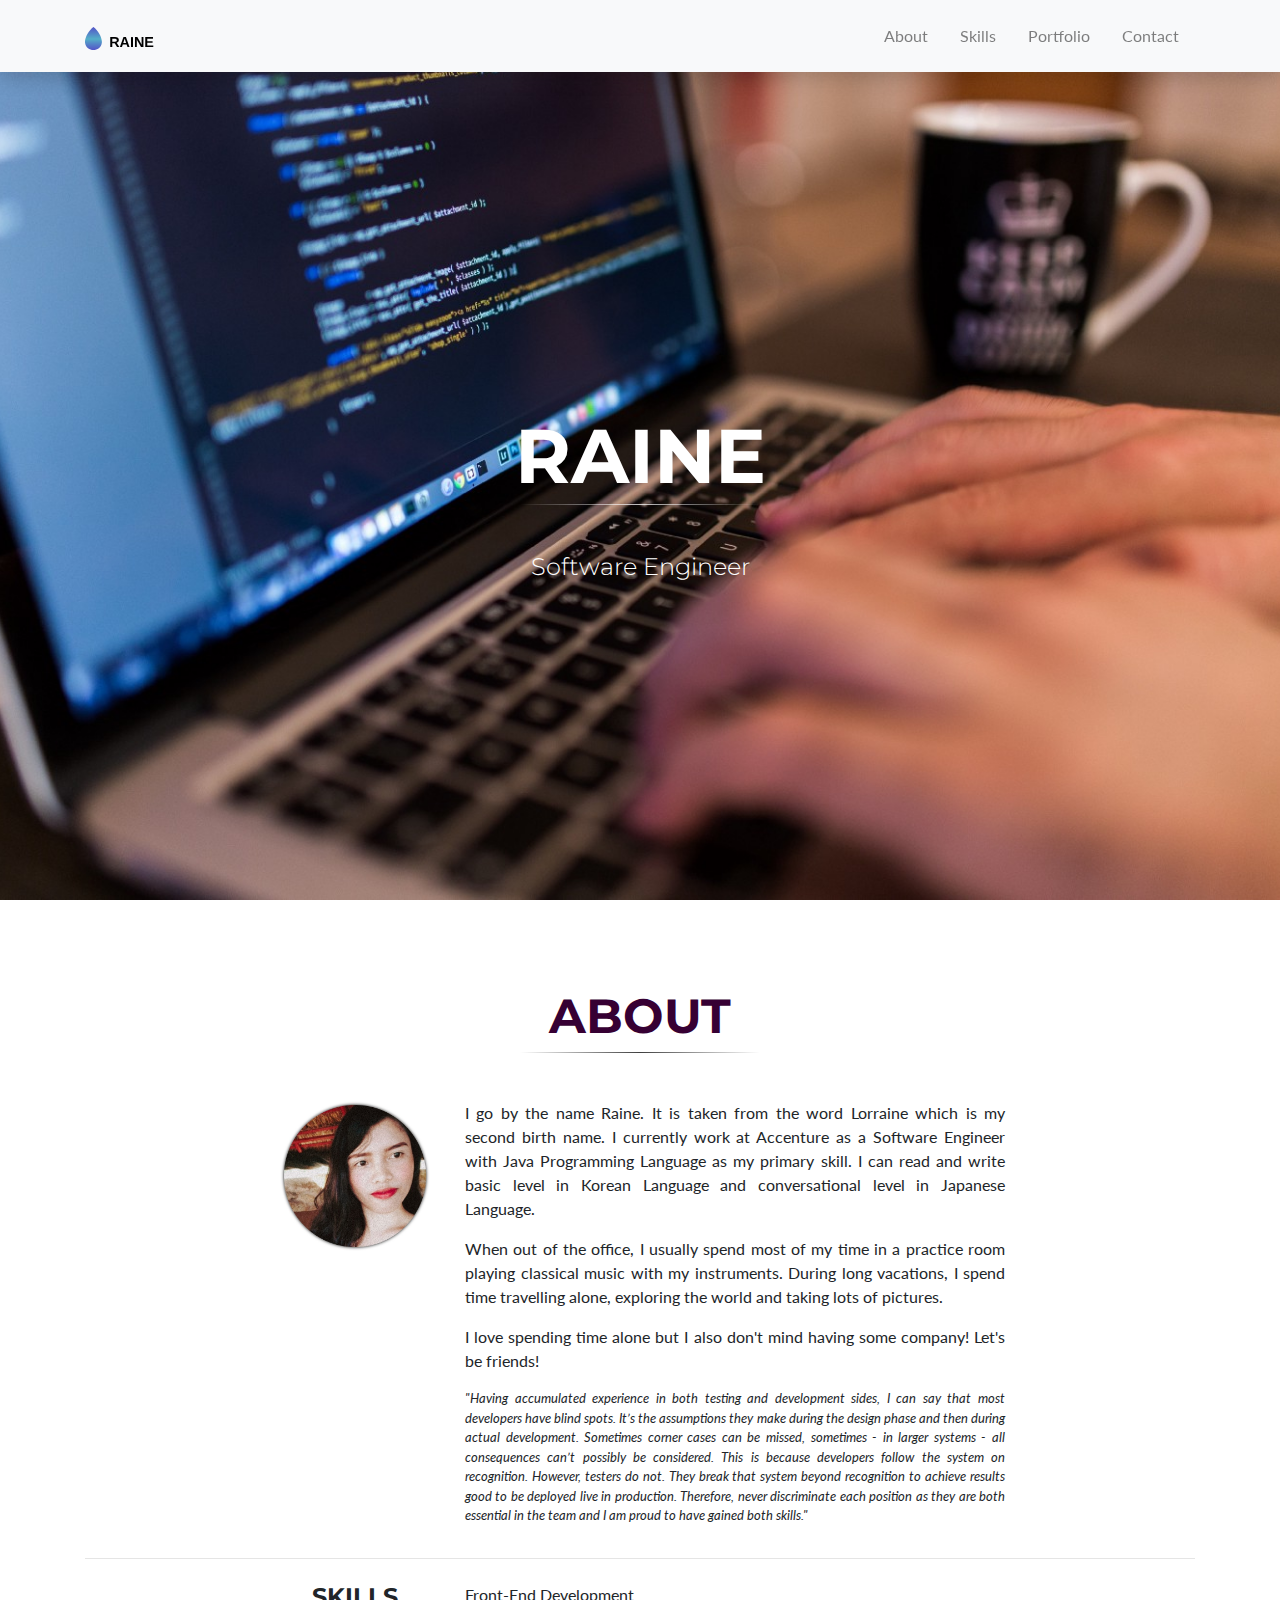
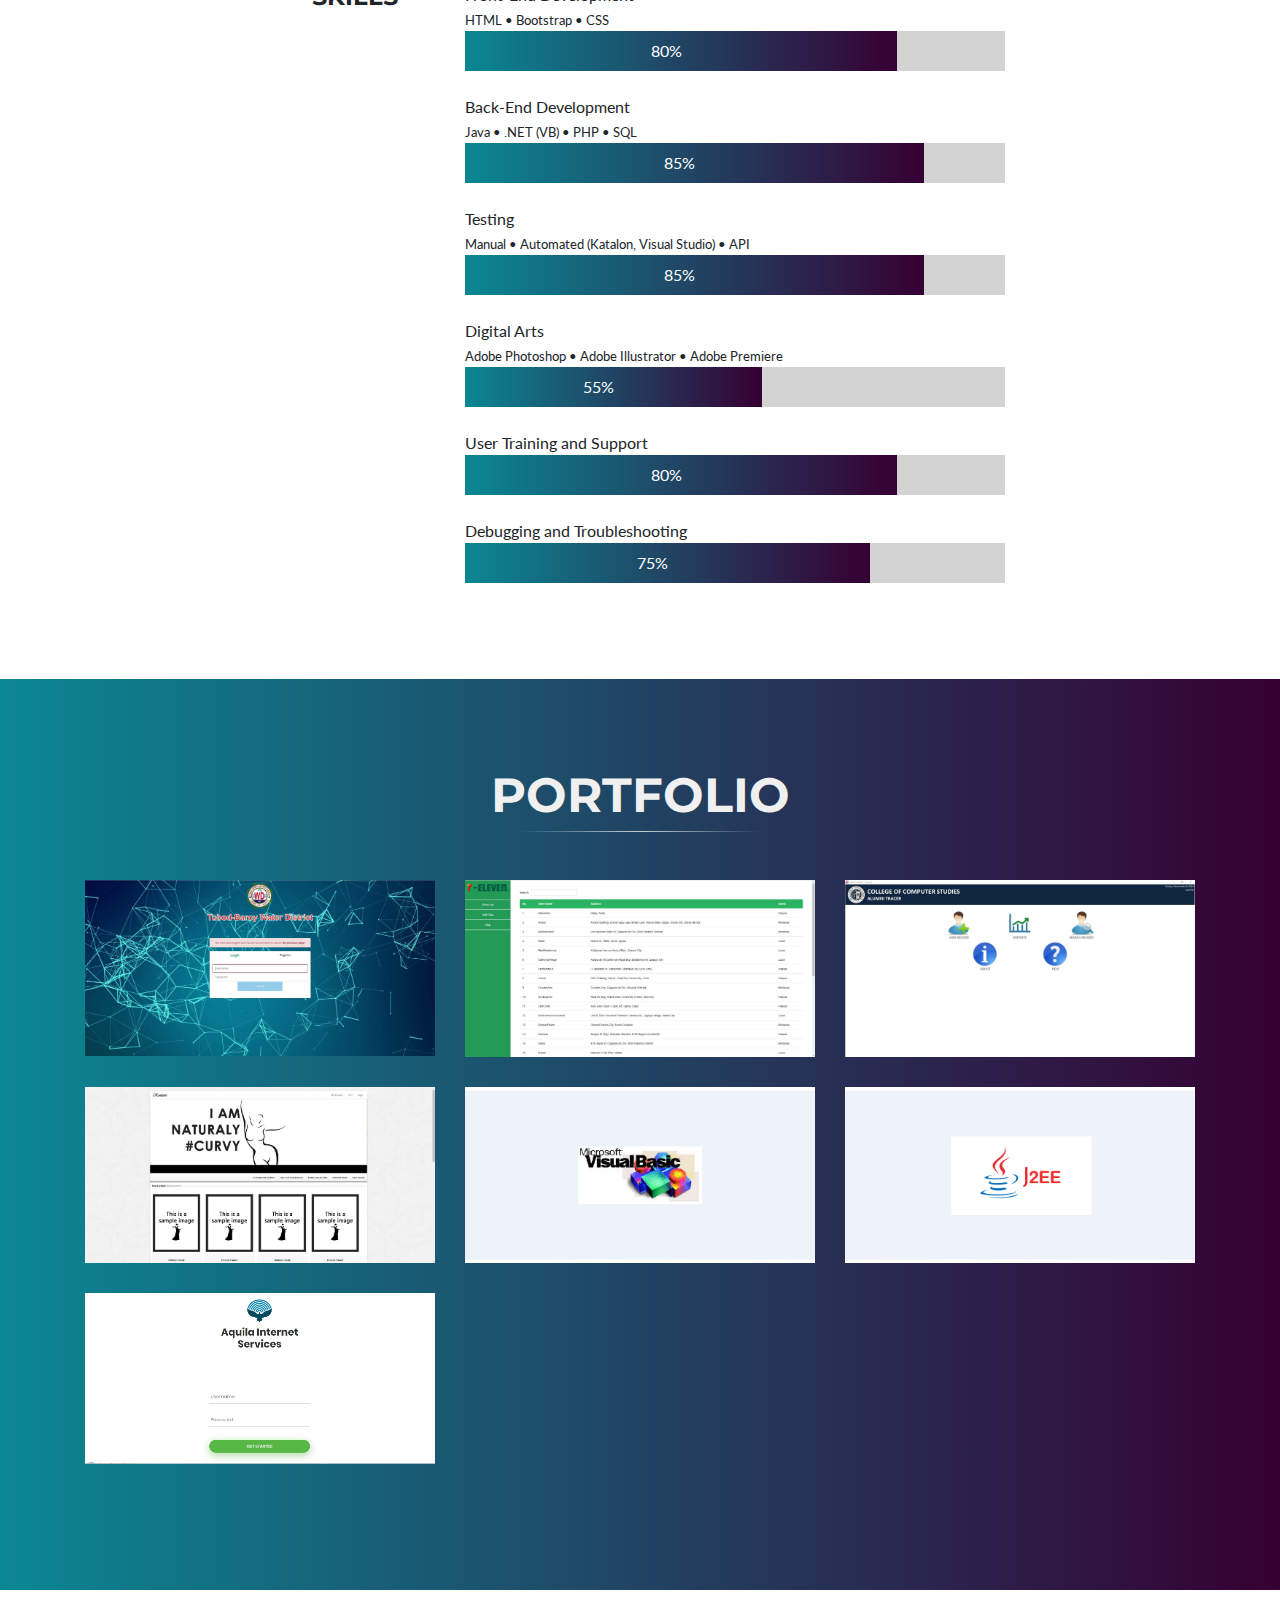
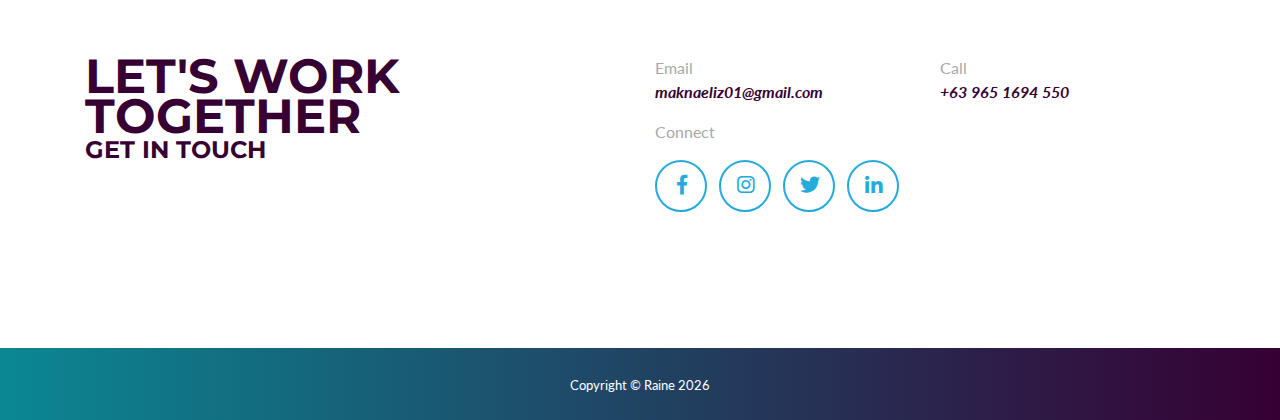
<file: index.html>
<!DOCTYPE html>
<html lang="en">

	<head>

		<meta charset="utf-8">
		<meta name="viewport" content="width=device-width, initial-scale=1, shrink-to-fit=no">
		<meta name="description" content="">
		<meta name="author" content="">

		<title>Raine Developer</title>
		<link rel="shortcut icon" href="img/icon/logo.svg">

		<!-- Bootstrap core CSS -->
		<link href="vendor/bootstrap/css/bootstrap.min.css" rel="stylesheet">

		<!-- Custom fonts for this template -->
		<link href="vendor/fontawesome-free/css/all.min.css" rel="stylesheet" type="text/css">
		<link href="https://fonts.googleapis.com/css?family=Montserrat:400,700" rel="stylesheet" type="text/css">
		<link href="https://fonts.googleapis.com/css?family=Lato:400,700,400italic,700italic" rel="stylesheet" type="text/css">

		<!-- Plugin CSS -->
		<link href="vendor/magnific-popup/magnific-popup.css" rel="stylesheet" type="text/css">

		<!-- Custom styles for this template -->
		<link href="css/freelancer.min.css" rel="stylesheet">

	</head>

	<body id="page-top">

		<!-- Navigation -->
		<nav class="navbar navbar-expand-lg navbar-light bg-light shadow fixed-top" id="mainNav">
			<div class="container">
				<a class="navbar-brand js-scroll-trigger" href="#page-top"><img src="img/icon/page_logo.svg" class="img-responsive"></a>
				<button class="navbar-toggler" type="button" data-toggle="collapse" data-target="#navbarResponsive" aria-controls="navbarResponsive" aria-expanded="false" aria-label="Toggle navigation">
				<span class="navbar-toggler-icon"></span>
				</button>
				<div class="collapse navbar-collapse" id="navbarResponsive">
					<ul class="navbar-nav ml-auto">
						<li class="nav-item">
							<a class="nav-link py-3 px-0 px-lg-3 rounded js-scroll-trigger" href="#about">About</a>
						</li>
						<li class="nav-item">
							<a class="nav-link py-3 px-0 px-lg-3 rounded js-scroll-trigger" href="#skills">Skills</a>
						</li>
						<li class="nav-item">
							<a class="nav-link py-3 px-0 px-lg-3 rounded js-scroll-trigger" href="#portfolio">Portfolio</a>
						</li>
						<li class="nav-item">
							<a class="nav-link py-3 px-0 px-lg-3 rounded js-scroll-trigger" href="#contact">Contact</a>
						</li>
					</ul>
				</div>
			</div>
		</nav>

		<!-- Header -->
		<header class="masthead text-white">
			<div class="container h-100">
				<div class="row h-100 align-items-center">
					<div class="col-12 text-center">
						<h1 class="text-uppercase mb-0">Raine</h1>
						<hr class="linear-light mb-5">
						<h4 class="font-weight-light mb-0">Software Engineer</h4>
					</div>
				</div>
			</div>
		</header>

		<!-- About Section -->
		<section class="text-black mb-0" id="about">
			<div class="container">
				<h2 class="text-center text-uppercase text-primary">About</h2>
				<hr class="linear-dark mb-5">
				<div class="row">
					<div class="col-lg-2 ml-auto">
						<p class="lead text-center"><img src="img/icon/Picture2.jpg" width="150px" height="150px"></p>
					</div>
					<div class="col-lg-6 mr-auto">
						<p class="text-justify">I go by the name Raine. It is taken from the word Lorraine which is my second birth name. I currently work at Accenture as a Software Engineer with Java Programming Language as my primary skill. I can read and write basic level in Korean Language and conversational level in Japanese Language.</p>
						<p class="text-justify">When out of the office, I usually spend most of my time in a practice room playing classical music with my instruments. During long vacations, I spend time travelling alone, exploring the world and taking lots of pictures.</p>
						<p class="text-justify">I love spending time alone but I also don't mind having some company! Let's be friends!</p>
						<p class="quote">"Having accumulated experience in both testing and development sides, I can say that most developers have blind spots. It’s the assumptions they make during the design phase and then during actual development. Sometimes corner cases can be missed, sometimes - in larger systems - all consequences can’t possibly be considered. This is because developers follow the system on recognition. However, testers do not. They break that system beyond recognition to achieve results good to be deployed live in production. Therefore, never discriminate each position as they are both essential in the team and I am proud to have gained both skills."</p>
					</div>
				</div>

				<hr class="mb-4">
				<div class="row" id="skills">
					<div class="col-lg-2 ml-auto">
						<h4 class="text-center text-uppercase text-black">Skills</h4>
					</div>
					<div class="col-lg-6 mr-auto">
						<p style="margin-bottom: 0">Front-End Development</p>
						<span class="skills_description">HTML • Bootstrap • CSS</span>
						<div class="single-wrapper">
							<div class="skills-area skills_1"> 80%</div>
						</div>
						<br>
						<p style="margin-bottom: 0">Back-End Development</p>
						<span class="skills_description">Java • .NET (VB) • PHP • SQL</span>
						<div class="single-wrapper">
							<div class="skills-area skills_2"> 85%</div>
						</div>
						<br>
						<p style="margin-bottom: 0">Testing</p>
						<span class="skills_description"> Manual • Automated (Katalon, Visual Studio) • API </span>
						<div class="single-wrapper">
							<div class="skills-area skills_6"> 85%</div>
						</div>
						<br>
						<p style="margin-bottom: 0">Digital Arts</p>
						<span class="skills_description">Adobe Photoshop • Adobe Illustrator • Adobe Premiere</span>
						<div class="single-wrapper">
							<div class="skills-area skills_3"> 55%</div>
						</div>
						<br>
						<p style="margin-bottom: 0">User Training and Support</p>
						<div class="single-wrapper">
							<div class="skills-area skills_4"> 80%</div>
						</div>
						<br>
						<p style="margin-bottom: 0">Debugging and Troubleshooting</p>
						<div class="single-wrapper">
							<div class="skills-area skills_5"> 75%</div>
						</div>
					</div>
				</div>
			</div>
		</section>

		<!-- Portfolio Grid Section -->
		<section class="portfolio bg-primary" id="portfolio">
			<div class="container">
				<h2 class="text-center text-uppercase text-secondary mb-0">Portfolio</h2>
				<hr class="linear-light mb-5">
				<div class="row">
					<div class="col-md-6 col-lg-4">
						<a class="portfolio-item d-block mx-auto" href="#portfolio-modal-1">
							<div class="portfolio-item-caption d-flex position-absolute h-100 w-100">
								<div class="portfolio-item-caption-content my-auto w-100 text-center text-white">
									<i class="fa fa-info-circle fa-2x"></i>
								</div>
							</div>
							<img class="img-fluid" src="img/portfolio/tbwd.jpg" alt="">
						</a>
					</div>
					<div class="col-md-6 col-lg-4">
						<a class="portfolio-item d-block mx-auto" href="#portfolio-modal-2">
							<div class="portfolio-item-caption d-flex position-absolute h-100 w-100">
								<div class="portfolio-item-caption-content my-auto w-100 text-center text-white">
									<i class="fa fa-info-circle fa-2x"></i>
								</div>
							</div>
							<img class="img-fluid" src="img/portfolio/gis.jpg" alt="">
						</a>
					</div>
					<div class="col-md-6 col-lg-4">
						<a class="portfolio-item d-block mx-auto" href="#portfolio-modal-3">
							<div class="portfolio-item-caption d-flex position-absolute h-100 w-100">
								<div class="portfolio-item-caption-content my-auto w-100 text-center text-white">
									<i class="fa fa-info-circle fa-2x"></i>
								</div>
							</div>
							<img class="img-fluid" src="img/portfolio/alumni.JPG" alt="">
						</a>
					</div>
					 <div class="col-md-6 col-lg-4">
						<a class="portfolio-item d-block mx-auto" href="#portfolio-modal-4">
							<div class="portfolio-item-caption d-flex position-absolute h-100 w-100">
								<div class="portfolio-item-caption-content my-auto w-100 text-center text-white">
									<i class="fa fa-info-circle fa-2x"></i>
								</div>
							</div>
							<img class="img-fluid" src="img/portfolio/kouture.jpg" alt="">
						</a>
					</div>
					<div class="col-md-6 col-lg-4">
						<a class="portfolio-item d-block mx-auto" href="#portfolio-modal-5">
							<div class="portfolio-item-caption d-flex position-absolute h-100 w-100">
								<div class="portfolio-item-caption-content my-auto w-100 text-center text-white">
									<i class="fa fa-info-circle fa-2x"></i>
								</div>
							</div>
							<img class="img-fluid" src="img/portfolio/vbprojects.jpg" alt="">
						</a>
					</div>
					<div class="col-md-6 col-lg-4">
						<a class="portfolio-item d-block mx-auto" href="#portfolio-modal-6">
							<div class="portfolio-item-caption d-flex position-absolute h-100 w-100">
								<div class="portfolio-item-caption-content my-auto w-100 text-center text-white">
									<i class="fa fa-info-circle fa-2x"></i>
								</div>
							</div>
							<img class="img-fluid" src="img/portfolio/j2ee.png" alt="">
						</a>
					</div>
					<div class="col-md-6 col-lg-4">
						<a class="portfolio-item d-block mx-auto" href="#portfolio-modal-7">
							<div class="portfolio-item-caption d-flex position-absolute h-100 w-100">
								<div class="portfolio-item-caption-content my-auto w-100 text-center text-white">
									<i class="fa fa-info-circle fa-2x"></i>
								</div>
							</div>
							<img class="img-fluid" src="img/portfolio/aquila.jpg" alt="">
						</a>
					</div>
				</div>
			</div>
		</section>

		<!-- Contact Section -->
		<section id="contact">
			<div class="container">
				<div class="row">
					<div class="col-sm-6">
						<h2 class="text-left text-uppercase text-primary mb-0">Let's Work Together</h2>
						<h4 class="text-left text-uppercase text-primary mb-0">Get In Touch</h4>
					</div>
					<div class="col-sm-3">
						<span class="contact-label">Email</span>
							<p class="contact-info">maknaeliz01@gmail.com</p>
						<p class="contact-label">Connect</p>
						<ul class="list-inline mb-0">
							<li class="list-inline-item">
								<a class="btn btn-outline-dark btn-social text-center rounded-circle" href="https://www.facebook.com/lizzie.dimasuhid" target="_blank">
									<i class="fab fa-fw fa-facebook-f"></i>
								</a>
							</li>
							<li class="list-inline-item">
								<a class="btn btn-outline-dark btn-social text-center rounded-circle" href="https://www.instagram.com/raine_daily" target="_blank">
									<i class="fab fa-fw fa-instagram"></i>
								</a>
							</li>
							<li class="list-inline-item">
								<a class="btn btn-outline-dark btn-social text-center rounded-circle" href="https://www.twitter.com/Lizzie0001" target="_blank">
									<i class="fab fa-fw fa-twitter"></i>
								</a>
							</li>
							<li class="list-inline-item">
								<a class="btn btn-outline-dark btn-social text-center rounded-circle" href="https://www.linkedin.com/in/lizzie-lorraine-dimasuhid-4647a09a/" target="_blank">
									<i class="fab fa-fw fa-linkedin-in"></i>
								</a>
							</li>
						</ul>
						<p></p>
					</div>
					<div class="col-sm-3">
						<span class="contact-label">Call</span>
							<p class="contact-info">+63 965 1694 550</p>
					</div>
				</div>
				<div class="row">
					<br>
				</div>
		</section>

		<div class="bg-primary copyright py-4 text-center text-white">
			<div class="container">
				<small>Copyright &copy; Raine <script>document.write(new Date().getFullYear());</script> </small>
			</div>
		</div>

		<!-- Scroll to Top Button (Only visible on small and extra-small screen sizes) -->
		<div class="scroll-to-top d-lg-none position-fixed ">
			<a class="js-scroll-trigger d-block text-center text-white rounded" href="#page-top">
				<i class="fa fa-chevron-up"></i>
			</a>
		</div>




		<!-- PORTFOLIO MODALS -->

		<!-- Portfolio Modal 1 TBWD Pre-Registration and Billing System -->
		<div class="portfolio-modal mfp-hide" id="portfolio-modal-1">
			<div class="portfolio-modal-dialog bg-white">
				<a class="close-button d-none d-md-block portfolio-modal-dismiss" href="#">
					<i class="fa fa-3x fa-times"></i>
				</a>
				<h4 class="text-primary text-center text-uppercase mb-0">Pre-Registration and Billing System</h4>
				<hr class="linear-dark mb-5">
				<div class="row text-justify">
					<div class="col-lg-6 ml-auto">
						<img class="img-fluid mb-4" src="img/portfolio/tbwd.jpg" alt="">
					</div>
					<div class="col-lg-6 mr-auto">
						<p class="lead">About the System</p>
						<p>The system is for Tubod-Baroy Water Disctrict in Pre-Registration, Satellite Collection and Billing System which aims to convert the manual process of the company into online that will help solve and minimize its problems and offer its clients greater quality of service. The proposed system will enrich the manual process that the company uses.</p>
						<span><i><b>Note: This system is created during my thesis where my main role is a developer and a writer in the introductory documentation.<b></i></span>
						<p class="text-right"><a href="https://github.com/raineofficial/tbwd.git">View System (Database included)</a></p>
						<div class="text-right">
							<span class="hashtags">php</span>
							<span class="hashtags">html</span>
							<span class="hashtags">css</span>
							<span class="hashtags">bootstrap</span>
							<span class="hashtags">javascript</span>
							<span class="hashtags">ajax</span>
							<span class="hashtags">mysql</span>
						</div>
					</div>
				</div>
			</div>
		</div>

		<!-- Portfolio Modal 2 - GIS -->
		<div class="portfolio-modal mfp-hide" id="portfolio-modal-2">
			<div class="portfolio-modal-dialog bg-white">
				<a class="close-button d-none d-md-block portfolio-modal-dismiss" href="#">
					<i class="fa fa-3x fa-times"></i>
				</a>
				<h4 class="text-primary text-center text-uppercase mb-0">GIS Store Locator</h4>
				<hr class="linear-dark mb-5">
				<div class="row text-justify">
					<div class="col-lg-6 mx-auto">
						<img class="img-fluid mb-5" src="img/portfolio/gis.jpg" alt="">
					</div>
					<div class="col-lg-6 mr-auto">
						<p class="lead">About the Site</p>
						<p>A GIS (Geographic Information System) is a site designed to capture, store, manipulate, analyze, manage and present spatial or geographic data. This system uses API from Google to locate all 7-Eleven Stores in the entire Philippines. It is entirely clear that 7-eleven is known nationwide and has expanded all over the entire country. However, The system is controlled to display 10 markers only in each island group of the Philippines which is the Luzon, Visayas and Mindanao.</p>
						<p>Currently, the system will locate the 7-Eleven stores through a manual data input in the form by a 7-Eleven administrator.</p>
						<span><i><b>Note: This site is created for fun.<b></i></span>
						<p class="text-right"><a href="https://github.com/raineofficial/gis.git">View Site (Database included)</a></p>
						<div class="text-right">
							<span class="hashtags">php</span>
							<span class="hashtags">html</span>
							<span class="hashtags">css</span>
							<span class="hashtags">gis</span>
							<span class="hashtags">javascript</span>
							<span class="hashtags">mysql</span>
							<span class="hashtags">web application</span>
						</div>
					</div>
				</div>
			</div>
		</div>

		<!-- Portfolio Modal 3 - ALUMNI TRACER SYSTEM -->
		<div class="portfolio-modal mfp-hide" id="portfolio-modal-3">
			<div class="portfolio-modal-dialog bg-white">
				<a class="close-button d-none d-md-block portfolio-modal-dismiss" href="#">
					<i class="fa fa-3x fa-times"></i>
				</a>
				<h4 class="text-primary text-center text-uppercase mb-0">Alumni Tracer System</h4>
				<hr class="linear-dark mb-5">
				<div class="row text-justify">
					<div class="col-lg-6 mx-auto">
						<img class="img-fluid mb-5" src="img/portfolio/alumni.JPG" alt="">
					</div>
					<div class="col-lg-6 mx-auto">
						<p class="lead">About the System</p>
						<p>The Stand-alone Alumni Tracer System is developed to keep track of the information of the Alumnus at Iligan Medical Center College. The general objective of this system is to design an Alumni Tracer System that will benefit the College of Computer Studies of the school that will consistently monitor and accurately process the alumni's records.</p>
							<ul>
								<li>Update the information of the alumnus per batch and per course.</li>
								<li>A database that will secure the records of the alumnus.</li>
								<li>Generate reports such as records of the Alumnus' information that can easily retrieve and produce immediately.</li>
							</ul>
						<span><i><b>Note: This system is created in fulfillment requirement of my on-the-job training.<b></i></span>
						<p class="text-right"><a href="https://github.com/raineofficial/alumnitracer.git">View System</a></p>
						<div class="text-right">
							<span class="hashtags">vba</span>
							<span class="hashtags">microsoft</span>
							<span class="hashtags">access</span>
							<span class="hashtags">desktop application</span>
						</div>
					</div>
				</div>
			</div>
		</div>

		<!-- Portfolio Modal 4 - KOUTOURE WEBSITE -->
		<div class="portfolio-modal mfp-hide" id="portfolio-modal-4">
			<div class="portfolio-modal-dialog bg-white">
				<a class="close-button d-none d-md-block portfolio-modal-dismiss" href="#">
					<i class="fa fa-3x fa-times"></i>
				</a>
				<h4 class="text-primary text-center text-uppercase mb-0">E-Commerce Website</h4>
				<hr class="linear-dark mb-5">
				<div class="row text-justify">
					<div class="col-lg-6 mx-auto">
						<img class="img-fluid mb-5" src="img/portfolio/kouture.jpg" alt="">
					</div>
					<div class="col-lg-6 mx-auto">
						<p class="lead">About the Site</p>
						<p>Kouture is a nonexistent apparel company. The site only shows a standard layout of an e-commerce website, where there is a process of buying and selling of goods, or the transmitting of funds or data over an electronic network. Its main goal is to allow consumers to electronically exchange goods with no barriers of time or distance.</p>
						<p>The following are the limitations of the site:</p>
							<ul>
								<li>Products does not exist.</li>
								<li>Currently, there is no database.</li>
								<li>Not associated to any third party payment methods.</li>
							</ul>
						<span><i><b>Note: This site is created for practice and reference only.<b></i></span>
						<p class="text-right"><a href="https://github.com/raineofficial/ecommerce.git">View Site Layout</a></p>
						<div class="text-right">
							<span class="hashtags">html</span>
							<span class="hashtags">css</span>
							<span class="hashtags">javascript</span>
						</div>
					</div>
				</div>
			</div>
		</div>

		<!-- Portfolio Modal 5 - VB SMALL PROJECTS -->
		<div class="portfolio-modal mfp-hide" id="portfolio-modal-5">
			<div class="portfolio-modal-dialog bg-white">
				<a class="close-button d-none d-md-block portfolio-modal-dismiss" href="#">
					<i class="fa fa-3x fa-times"></i>
				</a>
				<h4 class="text-primary text-center text-uppercase mb-0">VB Small Projects</h4>
				<hr class="linear-dark mb-5">
				<div class="row text-justify">
					<div class="col-lg-6 mx-auto">
						<img class="img-fluid mb-5" src="img/portfolio/vbprojects.jpg" alt="">
					</div>
					<div class="col-lg-6 mx-auto">
						<p class="lead">About</p>
						<p>Small executable applications created with VB.</p>
							<ul>
								<li>Book Sales Application</li>
								<li>Coffee Order Application</li>
								<li>Ideal Weight Calculator Application</li>
								<li>Inventory Control System</li>
								<li>Order Information System</li>
								<li>Short Quiz Application</li>
								<li>Recording Studio Payment Application</li>
								<li>Simple Calculator Application</li>
							</ul>
						<span><i><b>Note: These applications are small simple projects created for fun.<b></i></span>
						<p class="text-right"><a href="https://github.com/raineofficial/vbprojects.git">View Excecutable Files</a></p>
						<div class="text-right">
							<span class="hashtags">vb6</span>
							<span class="hashtags">microsoft</span>
						</div>
					</div>
				</div>
			</div>
		</div>

		<!-- Portfolio Modal 6 - J2EE -->
		<div class="portfolio-modal mfp-hide" id="portfolio-modal-6">
			<div class="portfolio-modal-dialog bg-white">
				<a class="close-button d-none d-md-block portfolio-modal-dismiss" href="#">
					<i class="fa fa-3x fa-times"></i>
				</a>
				<h4 class="text-primary text-center text-uppercase mb-0">Desktop Applications</h4>
				<hr class="linear-dark mb-5">
				<div class="row text-justify">
					<div class="col-lg-6 mx-auto">
						<img class="img-fluid mb-5" src="img/portfolio/j2ee.png" alt="">
					</div>
					<div class="col-lg-6 mx-auto">
						<p class="lead">About</p>
						<p>Executable application created using Java Programming Language.</p>
							<ul>
								<li>Grading System Application</li>
							</ul>
						<span><i><b>Note: This application is created for fun.<b></i></span>
						<p class="text-right"><a href="https://github.com/raineofficial/j2eeprojects.git">View Excecutable Files</a></p>
						<div class="text-right">
							<span class="hashtags">java</span>
							<span class="hashtags">netbeans</span>
							<span class="hashtags">desktop application</span>
						</div>
					</div>
				</div>
			</div>
		</div>

		<!-- Portfolio Modal 7 - AQUILA SERVICES -->
		<div class="portfolio-modal mfp-hide" id="portfolio-modal-7">
			<div class="portfolio-modal-dialog bg-white">
				<a class="close-button d-none d-md-block portfolio-modal-dismiss" href="#">
					<i class="fa fa-3x fa-times"></i>
				</a>
				<h4 class="text-primary text-center text-uppercase mb-0">Aquila Internet Services</h4>
				<hr class="linear-dark mb-5">
				<div class="row text-justify">
					<div class="col-lg-6 mx-auto">
						<img class="img-fluid mb-5" src="img/portfolio/aquila.jpg" alt="">
					</div>
					<div class="col-lg-6 mx-auto">
						<p class="lead">About</p>
						<p>A landing page for Aquila Internet Services where clients will enter the username and password to access free internet for 30 minutes.</p>
						<span><i><b>Note: This site is created for my friend who runs a small company.<b></i></span>
						<p class="text-right"><a href="https://github.com/raineofficial/j2eeprojects.git">View Site</a></p>
						<div class="text-right">
							<span class="hashtags">html</span>
							<span class="hashtags">php</span>
							<span class="hashtags">css</span>
							<span class="hashtags">javascript</span>
							<span class="hashtags">google</span>
						</div>
					</div>
				</div>
			</div>
		</div>

		<!-- Bootstrap core JavaScript -->
		<script src="vendor/jquery/jquery.min.js"></script>
		<script src="vendor/bootstrap/js/bootstrap.bundle.min.js"></script>

		<!-- Plugin JavaScript -->
		<script src="vendor/jquery-easing/jquery.easing.min.js"></script>
		<script src="vendor/magnific-popup/jquery.magnific-popup.min.js"></script>

		<!-- Custom scripts for this template -->
		<script src="js/freelancer.min.js"></script>

	</body>

</html>
</file>
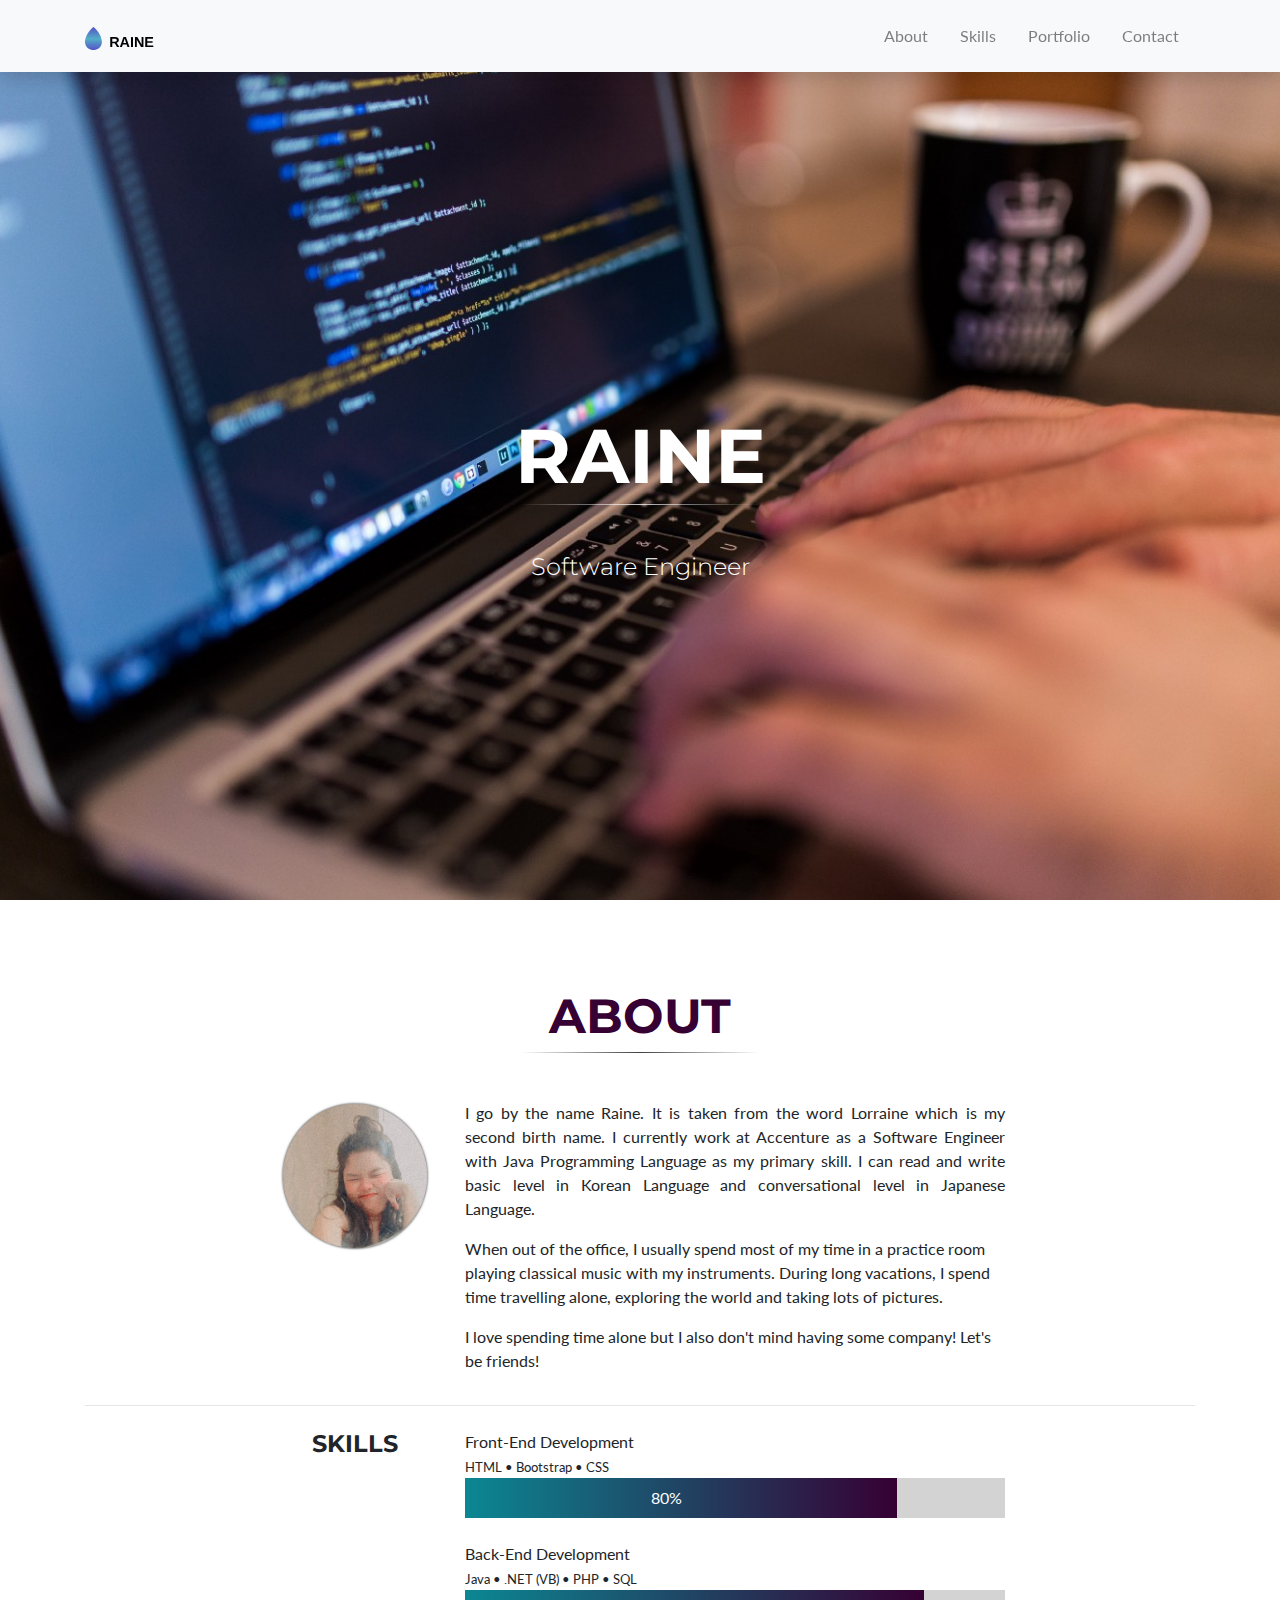
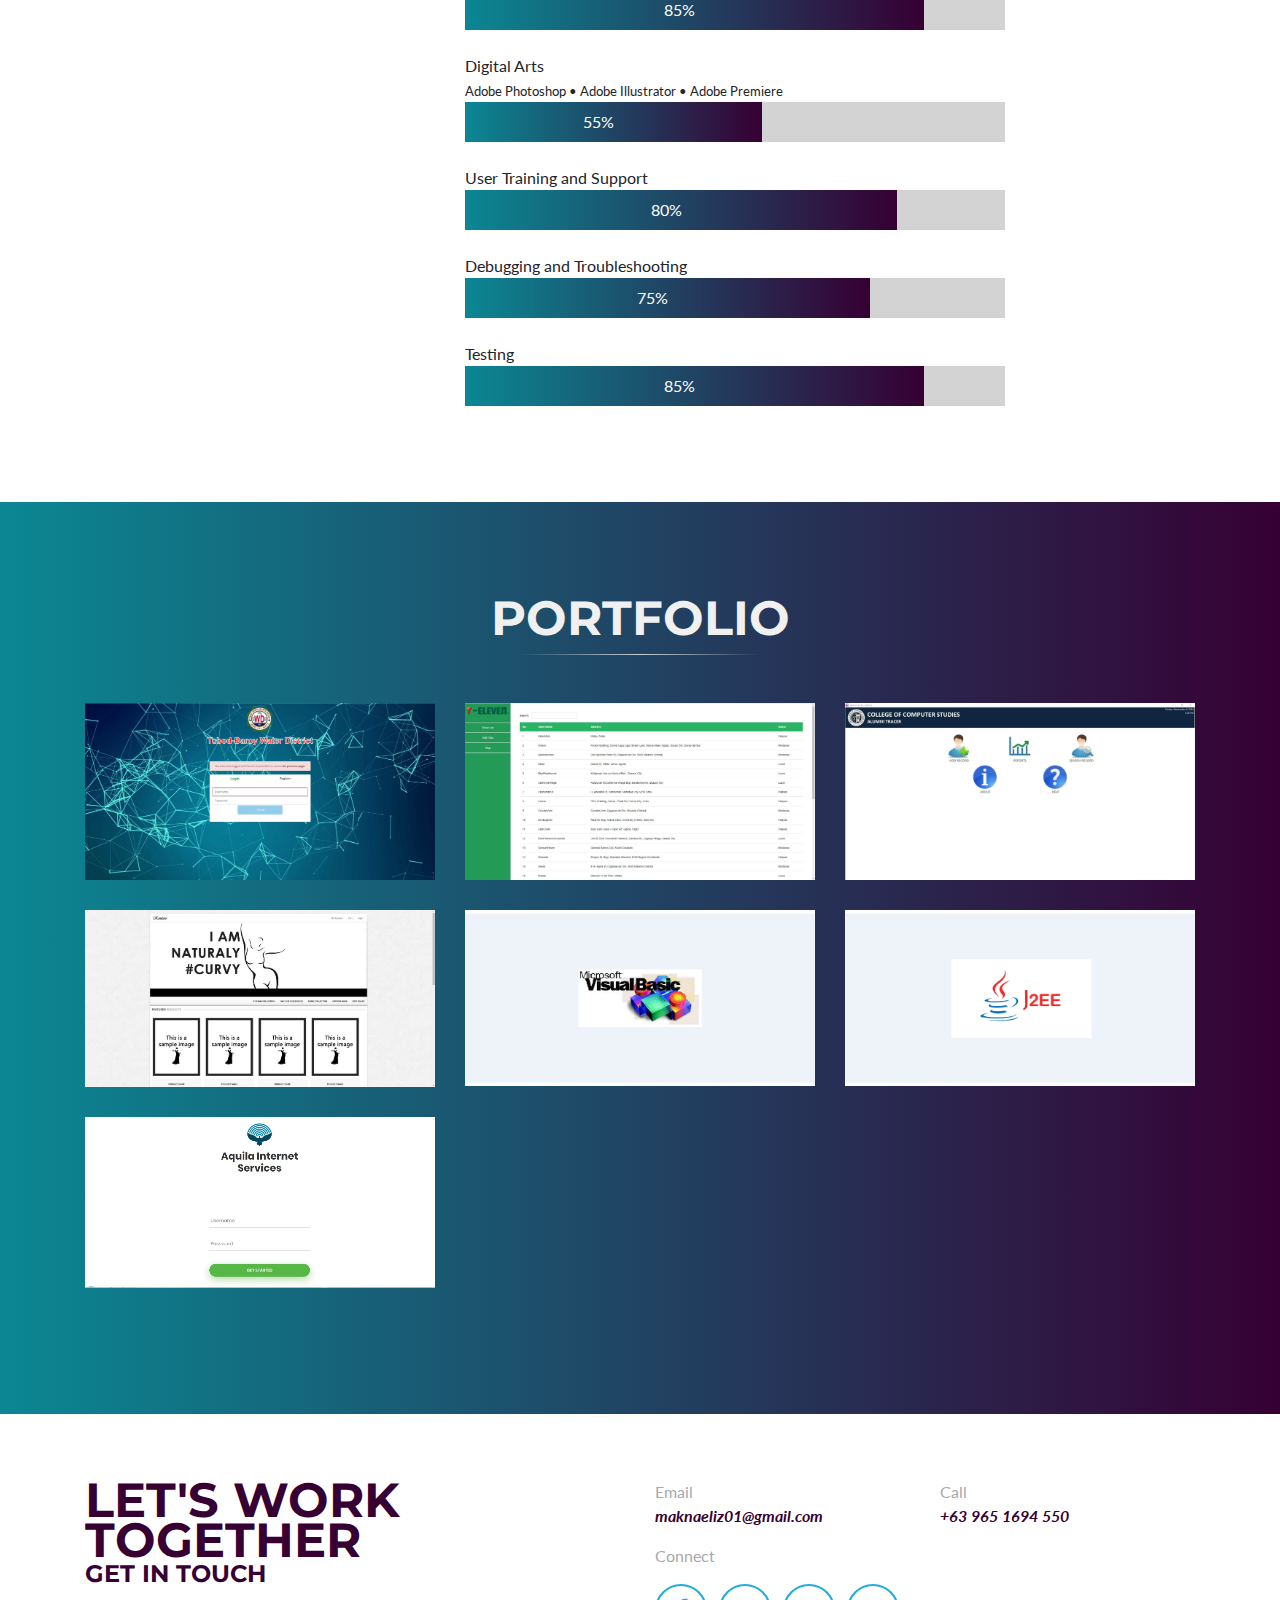
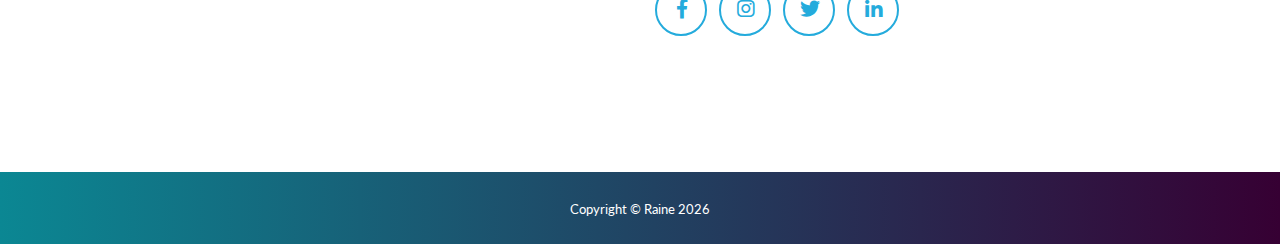
<file: index - Copy.html>
<!DOCTYPE html>
<html lang="en">

	<head>

		<meta charset="utf-8">
		<meta name="viewport" content="width=device-width, initial-scale=1, shrink-to-fit=no">
		<meta name="description" content="">
		<meta name="author" content="">

		<title>Raine Developer</title>
		<link rel="shortcut icon" href="img/icon/logo.svg">

		<!-- Bootstrap core CSS -->
		<link href="vendor/bootstrap/css/bootstrap.min.css" rel="stylesheet">

		<!-- Custom fonts for this template -->
		<link href="vendor/fontawesome-free/css/all.min.css" rel="stylesheet" type="text/css">
		<link href="https://fonts.googleapis.com/css?family=Montserrat:400,700" rel="stylesheet" type="text/css">
		<link href="https://fonts.googleapis.com/css?family=Lato:400,700,400italic,700italic" rel="stylesheet" type="text/css">

		<!-- Plugin CSS -->
		<link href="vendor/magnific-popup/magnific-popup.css" rel="stylesheet" type="text/css">

		<!-- Custom styles for this template -->
		<link href="css/freelancer.min.css" rel="stylesheet">

	</head>

	<body id="page-top">

		<!-- Navigation -->
		<nav class="navbar navbar-expand-lg navbar-light bg-light shadow fixed-top" id="mainNav">
			<div class="container">
				<a class="navbar-brand js-scroll-trigger" href="#page-top"><img src="img/icon/page_logo.svg" class="img-responsive"></a>
				<button class="navbar-toggler" type="button" data-toggle="collapse" data-target="#navbarResponsive" aria-controls="navbarResponsive" aria-expanded="false" aria-label="Toggle navigation">
				<span class="navbar-toggler-icon"></span>
				</button>
				<div class="collapse navbar-collapse" id="navbarResponsive">
					<ul class="navbar-nav ml-auto">
						<li class="nav-item">
							<a class="nav-link py-3 px-0 px-lg-3 rounded js-scroll-trigger" href="#about">About</a>
						</li>
						<li class="nav-item">
							<a class="nav-link py-3 px-0 px-lg-3 rounded js-scroll-trigger" href="#skills">Skills</a>
						</li>
						<li class="nav-item">
							<a class="nav-link py-3 px-0 px-lg-3 rounded js-scroll-trigger" href="#portfolio">Portfolio</a>
						</li>
						<li class="nav-item">
							<a class="nav-link py-3 px-0 px-lg-3 rounded js-scroll-trigger" href="#contact">Contact</a>
						</li>
					</ul>
				</div>
			</div>
		</nav>

		<!-- Header -->
		<header class="masthead text-white">
			<div class="container h-100">
				<div class="row h-100 align-items-center">
					<div class="col-12 text-center">
						<h1 class="text-uppercase mb-0">Raine</h1>
						<hr class="linear-light mb-5">
						<h4 class="font-weight-light mb-0">Software Engineer</h4>
					</div>
				</div>
			</div>
		</header>

		<!-- About Section -->
		<section class="text-black mb-0" id="about">
			<div class="container">
				<h2 class="text-center text-uppercase text-primary">About</h2>
				<hr class="linear-dark mb-5">
				<div class="row">
					<div class="col-lg-2 ml-auto">
						<p class="lead text-center"><img src="img/icon/Picture1.jpg" width="150px" height="150px"></p>
					</div>
					<div class="col-lg-6 mr-auto">
						<p class="text-justify">I go by the name Raine. It is taken from the word Lorraine which is my second birth name. I currently work at Accenture as a Software Engineer with Java Programming Language as my primary skill. I can read and write basic level in Korean Language and conversational level in Japanese Language.</p>
						<p>When out of the office, I usually spend most of my time in a practice room playing classical music with my instruments. During long vacations, I spend time travelling alone, exploring the world and taking lots of pictures.</p>
						<p>I love spending time alone but I also don't mind having some company! Let's be friends!</p>
					</div>
				</div>

				<hr class="mb-4">
				<div class="row" id="skills">
					<div class="col-lg-2 ml-auto">
						<h4 class="text-center text-uppercase text-black">Skills</h4>
					</div>
					<div class="col-lg-6 mr-auto">
						<p style="margin-bottom: 0">Front-End Development</p>
						<span class="skills_description">HTML • Bootstrap • CSS</span>
						<div class="single-wrapper">
							<div class="skills-area skills_1"> 80%</div>
						</div>
						<br>
						<p style="margin-bottom: 0">Back-End Development</p>
						<span class="skills_description">Java • .NET (VB) • PHP • SQL</span>
						<div class="single-wrapper">
							<div class="skills-area skills_2"> 85%</div>
						</div>
						<br>
						<p style="margin-bottom: 0">Digital Arts</p>
						<span class="skills_description">Adobe Photoshop • Adobe Illustrator • Adobe Premiere</span>
						<div class="single-wrapper">
							<div class="skills-area skills_3"> 55%</div>
						</div>
						<br>
						<p style="margin-bottom: 0">User Training and Support</p>
						<div class="single-wrapper">
							<div class="skills-area skills_4"> 80%</div>
						</div>
						<br>
						<p style="margin-bottom: 0">Debugging and Troubleshooting</p>
						<div class="single-wrapper">
							<div class="skills-area skills_5"> 75%</div>
						</div>
						<br>
						<p style="margin-bottom: 0">Testing</p>
						<div class="single-wrapper">
							<div class="skills-area skills_6"> 85%</div>
						</div>
					</div>
				</div>
			</div>
		</section>

		<!-- Portfolio Grid Section -->
		<section class="portfolio bg-primary" id="portfolio">
			<div class="container">
				<h2 class="text-center text-uppercase text-secondary mb-0">Portfolio</h2>
				<hr class="linear-light mb-5">
				<div class="row">
					<div class="col-md-6 col-lg-4">
						<a class="portfolio-item d-block mx-auto" href="#portfolio-modal-1">
							<div class="portfolio-item-caption d-flex position-absolute h-100 w-100">
								<div class="portfolio-item-caption-content my-auto w-100 text-center text-white">
									<i class="fa fa-info-circle fa-2x"></i>
								</div>
							</div>
							<img class="img-fluid" src="img/portfolio/tbwd.jpg" alt="">
						</a>
					</div>
					<div class="col-md-6 col-lg-4">
						<a class="portfolio-item d-block mx-auto" href="#portfolio-modal-2">
							<div class="portfolio-item-caption d-flex position-absolute h-100 w-100">
								<div class="portfolio-item-caption-content my-auto w-100 text-center text-white">
									<i class="fa fa-info-circle fa-2x"></i>
								</div>
							</div>
							<img class="img-fluid" src="img/portfolio/gis.jpg" alt="">
						</a>
					</div>
					<div class="col-md-6 col-lg-4">
						<a class="portfolio-item d-block mx-auto" href="#portfolio-modal-3">
							<div class="portfolio-item-caption d-flex position-absolute h-100 w-100">
								<div class="portfolio-item-caption-content my-auto w-100 text-center text-white">
									<i class="fa fa-info-circle fa-2x"></i>
								</div>
							</div>
							<img class="img-fluid" src="img/portfolio/alumni.JPG" alt="">
						</a>
					</div>
					 <div class="col-md-6 col-lg-4">
						<a class="portfolio-item d-block mx-auto" href="#portfolio-modal-4">
							<div class="portfolio-item-caption d-flex position-absolute h-100 w-100">
								<div class="portfolio-item-caption-content my-auto w-100 text-center text-white">
									<i class="fa fa-info-circle fa-2x"></i>
								</div>
							</div>
							<img class="img-fluid" src="img/portfolio/kouture.jpg" alt="">
						</a>
					</div>
					<div class="col-md-6 col-lg-4">
						<a class="portfolio-item d-block mx-auto" href="#portfolio-modal-5">
							<div class="portfolio-item-caption d-flex position-absolute h-100 w-100">
								<div class="portfolio-item-caption-content my-auto w-100 text-center text-white">
									<i class="fa fa-info-circle fa-2x"></i>
								</div>
							</div>
							<img class="img-fluid" src="img/portfolio/vbprojects.jpg" alt="">
						</a>
					</div>
					<div class="col-md-6 col-lg-4">
						<a class="portfolio-item d-block mx-auto" href="#portfolio-modal-6">
							<div class="portfolio-item-caption d-flex position-absolute h-100 w-100">
								<div class="portfolio-item-caption-content my-auto w-100 text-center text-white">
									<i class="fa fa-info-circle fa-2x"></i>
								</div>
							</div>
							<img class="img-fluid" src="img/portfolio/j2ee.png" alt="">
						</a>
					</div>
					<div class="col-md-6 col-lg-4">
						<a class="portfolio-item d-block mx-auto" href="#portfolio-modal-7">
							<div class="portfolio-item-caption d-flex position-absolute h-100 w-100">
								<div class="portfolio-item-caption-content my-auto w-100 text-center text-white">
									<i class="fa fa-info-circle fa-2x"></i>
								</div>
							</div>
							<img class="img-fluid" src="img/portfolio/aquila.jpg" alt="">
						</a>
					</div>
				</div>
			</div>
		</section>

		<!-- Contact Section -->
		<section id="contact">
			<div class="container">
				<div class="row">
					<div class="col-sm-6">
						<h2 class="text-left text-uppercase text-primary mb-0">Let's Work Together</h2>
						<h4 class="text-left text-uppercase text-primary mb-0">Get In Touch</h4>
					</div>
					<div class="col-sm-3">
						<span class="contact-label">Email</span>
							<p class="contact-info">maknaeliz01@gmail.com</p>
						<p class="contact-label">Connect</p>
						<ul class="list-inline mb-0">
							<li class="list-inline-item">
								<a class="btn btn-outline-dark btn-social text-center rounded-circle" href="https://www.facebook.com/lizzie.dimasuhid" target="_blank">
									<i class="fab fa-fw fa-facebook-f"></i>
								</a>
							</li>
							<li class="list-inline-item">
								<a class="btn btn-outline-dark btn-social text-center rounded-circle" href="https://www.instagram.com/zie.raine" target="_blank">
									<i class="fab fa-fw fa-instagram"></i>
								</a>
							</li>
							<li class="list-inline-item">
								<a class="btn btn-outline-dark btn-social text-center rounded-circle" href="https://www.twitter.com/Lizzie0001" target="_blank">
									<i class="fab fa-fw fa-twitter"></i>
								</a>
							</li>
							<li class="list-inline-item">
								<a class="btn btn-outline-dark btn-social text-center rounded-circle" href="https://www.linkedin.com/in/lizzie-lorraine-dimasuhid-4647a09a/" target="_blank">
									<i class="fab fa-fw fa-linkedin-in"></i>
								</a>
							</li>
						</ul>
						<p></p>
					</div>
					<div class="col-sm-3">
						<span class="contact-label">Call</span>
							<p class="contact-info">+63 965 1694 550</p>
					</div>
				</div>
				<div class="row">
					<br>
				</div>
		</section>

		<div class="bg-primary copyright py-4 text-center text-white">
			<div class="container">
				<small>Copyright &copy; Raine <script>document.write(new Date().getFullYear());</script> </small>
			</div>
		</div>

		<!-- Scroll to Top Button (Only visible on small and extra-small screen sizes) -->
		<div class="scroll-to-top d-lg-none position-fixed ">
			<a class="js-scroll-trigger d-block text-center text-white rounded" href="#page-top">
				<i class="fa fa-chevron-up"></i>
			</a>
		</div>




		<!-- PORTFOLIO MODALS -->

		<!-- Portfolio Modal 1 TBWD Pre-Registration and Billing System -->
		<div class="portfolio-modal mfp-hide" id="portfolio-modal-1">
			<div class="portfolio-modal-dialog bg-white">
				<a class="close-button d-none d-md-block portfolio-modal-dismiss" href="#">
					<i class="fa fa-3x fa-times"></i>
				</a>
				<h4 class="text-primary text-center text-uppercase mb-0">Pre-Registration and Billing System</h4>
				<hr class="linear-dark mb-5">
				<div class="row text-justify">
					<div class="col-lg-6 ml-auto">
						<img class="img-fluid mb-4" src="img/portfolio/tbwd.jpg" alt="">
					</div>
					<div class="col-lg-6 mr-auto">
						<p class="lead">About the System</p>
						<p>The system is for Tubod-Baroy Water Disctrict in Pre-Registration, Satellite Collection and Billing System which aims to convert the manual process of the company into online that will help solve and minimize its problems and offer its clients greater quality of service. The proposed system will enrich the manual process that the company uses.</p>
						<span><i><b>Note: This system is created during my thesis where my main role is a developer and a writer in the introductory documentation.<b></i></span>
						<p class="text-right"><a href="https://github.com/raineofficial/tbwd.git">View System (Database included)</a></p>
						<div class="text-right">
							<span class="hashtags">php</span>
							<span class="hashtags">html</span>
							<span class="hashtags">css</span>
							<span class="hashtags">bootstrap</span>
							<span class="hashtags">javascript</span>
							<span class="hashtags">ajax</span>
							<span class="hashtags">mysql</span>
						</div>
					</div>
				</div>
			</div>
		</div>

		<!-- Portfolio Modal 2 - GIS -->
		<div class="portfolio-modal mfp-hide" id="portfolio-modal-2">
			<div class="portfolio-modal-dialog bg-white">
				<a class="close-button d-none d-md-block portfolio-modal-dismiss" href="#">
					<i class="fa fa-3x fa-times"></i>
				</a>
				<h4 class="text-primary text-center text-uppercase mb-0">GIS Store Locator</h4>
				<hr class="linear-dark mb-5">
				<div class="row text-justify">
					<div class="col-lg-6 mx-auto">
						<img class="img-fluid mb-5" src="img/portfolio/gis.jpg" alt="">
					</div>
					<div class="col-lg-6 mr-auto">
						<p class="lead">About the Site</p>
						<p>A GIS (Geographic Information System) is a site designed to capture, store, manipulate, analyze, manage and present spatial or geographic data. This system uses API from Google to locate all 7-Eleven Stores in the entire Philippines. It is entirely clear that 7-eleven is known nationwide and has expanded all over the entire country. However, The system is controlled to display 10 markers only in each island group of the Philippines which is the Luzon, Visayas and Mindanao.</p>
						<p>Currently, the system will locate the 7-Eleven stores through a manual data input in the form by a 7-Eleven administrator.</p>
						<span><i><b>Note: This site is created for fun.<b></i></span>
						<p class="text-right"><a href="https://github.com/raineofficial/gis.git">View Site (Database included)</a></p>
						<div class="text-right">
							<span class="hashtags">php</span>
							<span class="hashtags">html</span>
							<span class="hashtags">css</span>
							<span class="hashtags">gis</span>
							<span class="hashtags">javascript</span>
							<span class="hashtags">mysql</span>
							<span class="hashtags">web application</span>
						</div>
					</div>
				</div>
			</div>
		</div>

		<!-- Portfolio Modal 3 - ALUMNI TRACER SYSTEM -->
		<div class="portfolio-modal mfp-hide" id="portfolio-modal-3">
			<div class="portfolio-modal-dialog bg-white">
				<a class="close-button d-none d-md-block portfolio-modal-dismiss" href="#">
					<i class="fa fa-3x fa-times"></i>
				</a>
				<h4 class="text-primary text-center text-uppercase mb-0">Alumni Tracer System</h4>
				<hr class="linear-dark mb-5">
				<div class="row text-justify">
					<div class="col-lg-6 mx-auto">
						<img class="img-fluid mb-5" src="img/portfolio/alumni.JPG" alt="">
					</div>
					<div class="col-lg-6 mx-auto">
						<p class="lead">About the System</p>
						<p>The Stand-alone Alumni Tracer System is developed to keep track of the information of the Alumnus at Iligan Medical Center College. The general objective of this system is to design an Alumni Tracer System that will benefit the College of Computer Studies of the school that will consistently monitor and accurately process the alumni's records.</p>
							<ul>
								<li>Update the information of the alumnus per batch and per course.</li>
								<li>A database that will secure the records of the alumnus.</li>
								<li>Generate reports such as records of the Alumnus' information that can easily retrieve and produce immediately.</li>
							</ul>
						<span><i><b>Note: This system is created in fulfillment requirement of my on-the-job training.<b></i></span>
						<p class="text-right"><a href="https://github.com/raineofficial/alumnitracer.git">View System</a></p>
						<div class="text-right">
							<span class="hashtags">vba</span>
							<span class="hashtags">microsoft</span>
							<span class="hashtags">access</span>
							<span class="hashtags">desktop application</span>
						</div>
					</div>
				</div>
			</div>
		</div>

		<!-- Portfolio Modal 4 - KOUTOURE WEBSITE -->
		<div class="portfolio-modal mfp-hide" id="portfolio-modal-4">
			<div class="portfolio-modal-dialog bg-white">
				<a class="close-button d-none d-md-block portfolio-modal-dismiss" href="#">
					<i class="fa fa-3x fa-times"></i>
				</a>
				<h4 class="text-primary text-center text-uppercase mb-0">E-Commerce Website</h4>
				<hr class="linear-dark mb-5">
				<div class="row text-justify">
					<div class="col-lg-6 mx-auto">
						<img class="img-fluid mb-5" src="img/portfolio/kouture.jpg" alt="">
					</div>
					<div class="col-lg-6 mx-auto">
						<p class="lead">About the Site</p>
						<p>Kouture is a nonexistent apparel company. The site only shows a standard layout of an e-commerce website, where there is a process of buying and selling of goods, or the transmitting of funds or data over an electronic network. Its main goal is to allow consumers to electronically exchange goods with no barriers of time or distance.</p>
						<p>The following are the limitations of the site:</p>
							<ul>
								<li>Products does not exist.</li>
								<li>Currently, there is no database.</li>
								<li>Not associated to any third party payment methods.</li>
							</ul>
						<span><i><b>Note: This site is created for practice and reference only.<b></i></span>
						<p class="text-right"><a href="https://github.com/raineofficial/ecommerce.git">View Site Layout</a></p>
						<div class="text-right">
							<span class="hashtags">html</span>
							<span class="hashtags">css</span>
							<span class="hashtags">javascript</span>
						</div>
					</div>
				</div>
			</div>
		</div>

		<!-- Portfolio Modal 5 - VB SMALL PROJECTS -->
		<div class="portfolio-modal mfp-hide" id="portfolio-modal-5">
			<div class="portfolio-modal-dialog bg-white">
				<a class="close-button d-none d-md-block portfolio-modal-dismiss" href="#">
					<i class="fa fa-3x fa-times"></i>
				</a>
				<h4 class="text-primary text-center text-uppercase mb-0">VB Small Projects</h4>
				<hr class="linear-dark mb-5">
				<div class="row text-justify">
					<div class="col-lg-6 mx-auto">
						<img class="img-fluid mb-5" src="img/portfolio/vbprojects.jpg" alt="">
					</div>
					<div class="col-lg-6 mx-auto">
						<p class="lead">About</p>
						<p>Small executable applications created with VB.</p>
							<ul>
								<li>Book Sales Application</li>
								<li>Coffee Order Application</li>
								<li>Ideal Weight Calculator Application</li>
								<li>Inventory Control System</li>
								<li>Order Information System</li>
								<li>Short Quiz Application</li>
								<li>Recording Studio Payment Application</li>
								<li>Simple Calculator Application</li>
							</ul>
						<span><i><b>Note: These applications are small simple projects created for fun.<b></i></span>
						<p class="text-right"><a href="https://github.com/raineofficial/vbprojects.git">View Excecutable Files</a></p>
						<div class="text-right">
							<span class="hashtags">vb6</span>
							<span class="hashtags">microsoft</span>
						</div>
					</div>
				</div>
			</div>
		</div>

		<!-- Portfolio Modal 6 - J2EE -->
		<div class="portfolio-modal mfp-hide" id="portfolio-modal-6">
			<div class="portfolio-modal-dialog bg-white">
				<a class="close-button d-none d-md-block portfolio-modal-dismiss" href="#">
					<i class="fa fa-3x fa-times"></i>
				</a>
				<h4 class="text-primary text-center text-uppercase mb-0">Desktop Applications</h4>
				<hr class="linear-dark mb-5">
				<div class="row text-justify">
					<div class="col-lg-6 mx-auto">
						<img class="img-fluid mb-5" src="img/portfolio/j2ee.png" alt="">
					</div>
					<div class="col-lg-6 mx-auto">
						<p class="lead">About</p>
						<p>Executable application created using Java Programming Language.</p>
							<ul>
								<li>Grading System Application</li>
							</ul>
						<span><i><b>Note: This application is created for fun.<b></i></span>
						<p class="text-right"><a href="https://github.com/raineofficial/j2eeprojects.git">View Excecutable Files</a></p>
						<div class="text-right">
							<span class="hashtags">java</span>
							<span class="hashtags">netbeans</span>
							<span class="hashtags">desktop application</span>
						</div>
					</div>
				</div>
			</div>
		</div>

		<!-- Portfolio Modal 7 - AQUILA SERVICES -->
		<div class="portfolio-modal mfp-hide" id="portfolio-modal-7">
			<div class="portfolio-modal-dialog bg-white">
				<a class="close-button d-none d-md-block portfolio-modal-dismiss" href="#">
					<i class="fa fa-3x fa-times"></i>
				</a>
				<h4 class="text-primary text-center text-uppercase mb-0">Aquila Internet Services</h4>
				<hr class="linear-dark mb-5">
				<div class="row text-justify">
					<div class="col-lg-6 mx-auto">
						<img class="img-fluid mb-5" src="img/portfolio/aquila.jpg" alt="">
					</div>
					<div class="col-lg-6 mx-auto">
						<p class="lead">About</p>
						<p>A landing page for Aquila Internet Services where clients will enter the username and password to access free internet for 30 minutes.</p>
						<span><i><b>Note: This site is created for my friend who runs a small company.<b></i></span>
						<p class="text-right"><a href="https://github.com/raineofficial/j2eeprojects.git">View Site</a></p>
						<div class="text-right">
							<span class="hashtags">html</span>
							<span class="hashtags">php</span>
							<span class="hashtags">css</span>
							<span class="hashtags">javascript</span>
							<span class="hashtags">google</span>
						</div>
					</div>
				</div>
			</div>
		</div>

		<!-- Bootstrap core JavaScript -->
		<script src="vendor/jquery/jquery.min.js"></script>
		<script src="vendor/bootstrap/js/bootstrap.bundle.min.js"></script>

		<!-- Plugin JavaScript -->
		<script src="vendor/jquery-easing/jquery.easing.min.js"></script>
		<script src="vendor/magnific-popup/jquery.magnific-popup.min.js"></script>

		<!-- Custom scripts for this template -->
		<script src="js/freelancer.min.js"></script>

	</body>

</html>
</file>
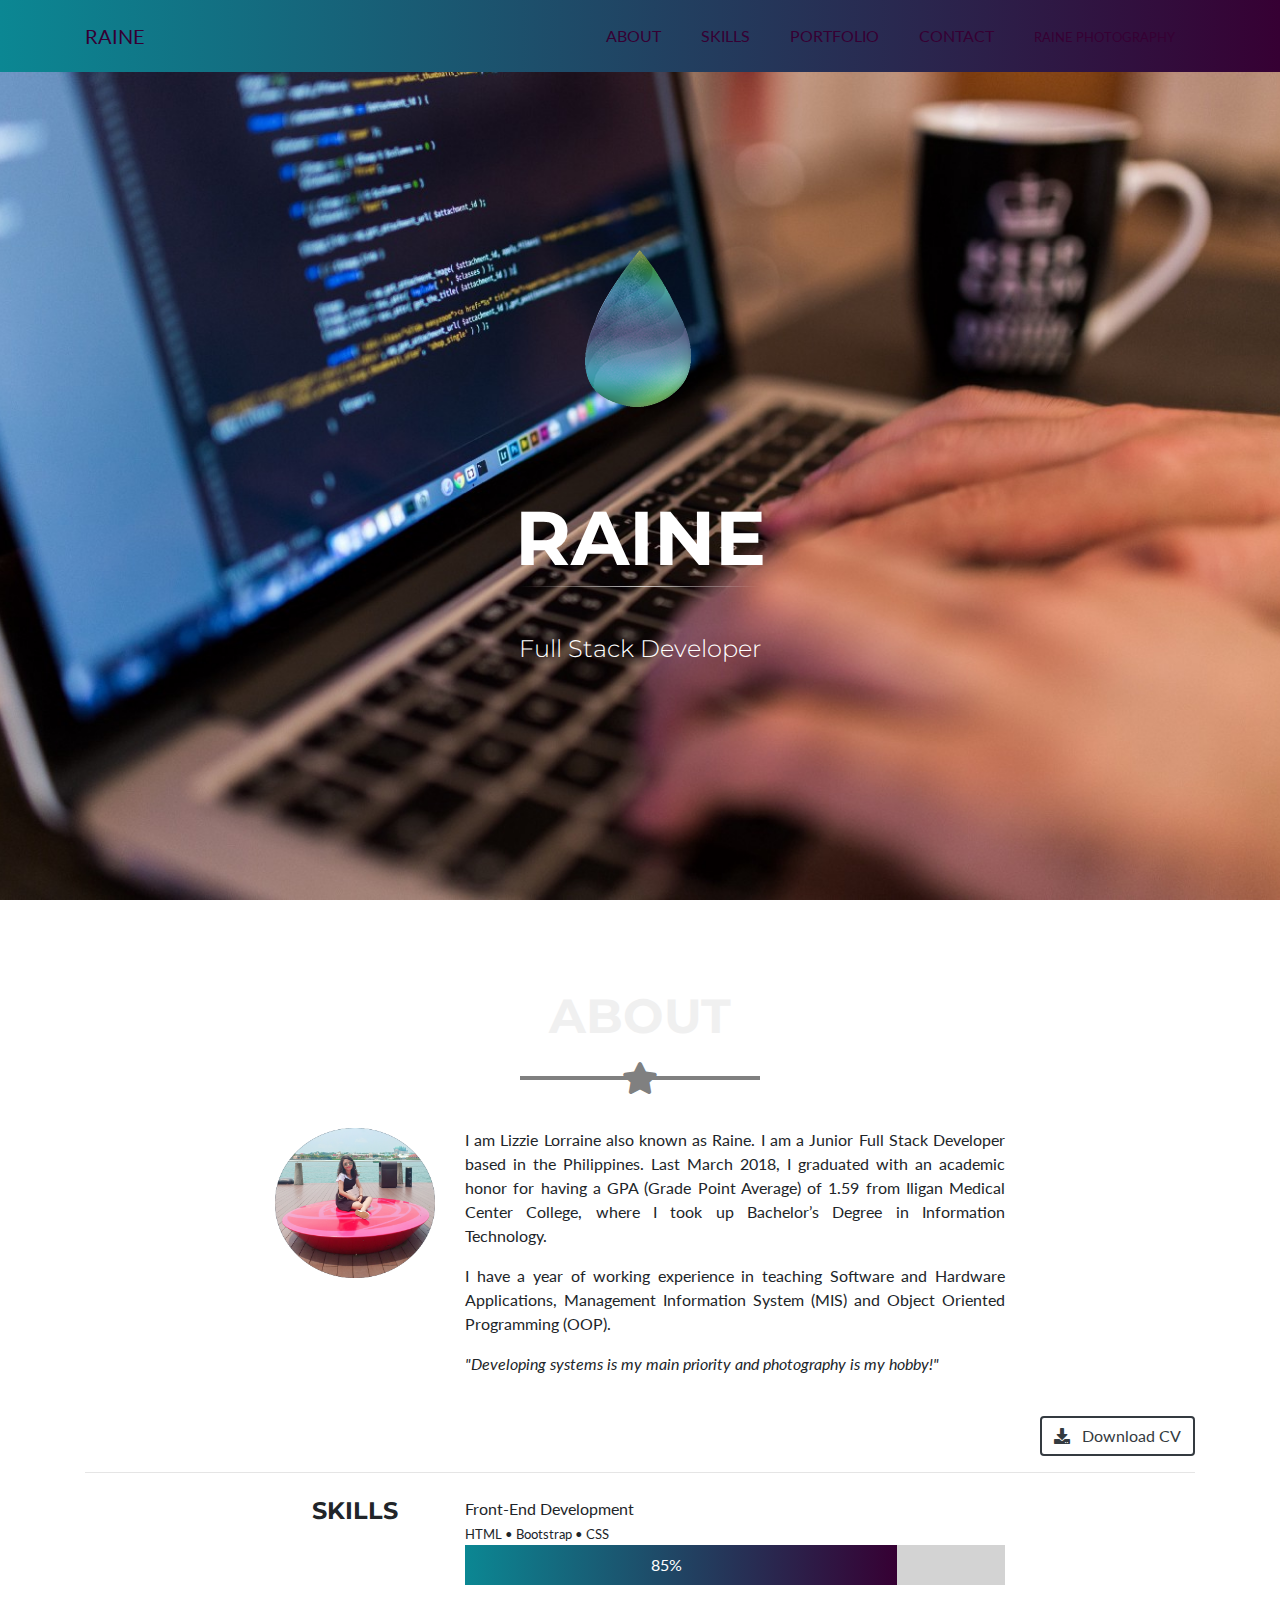
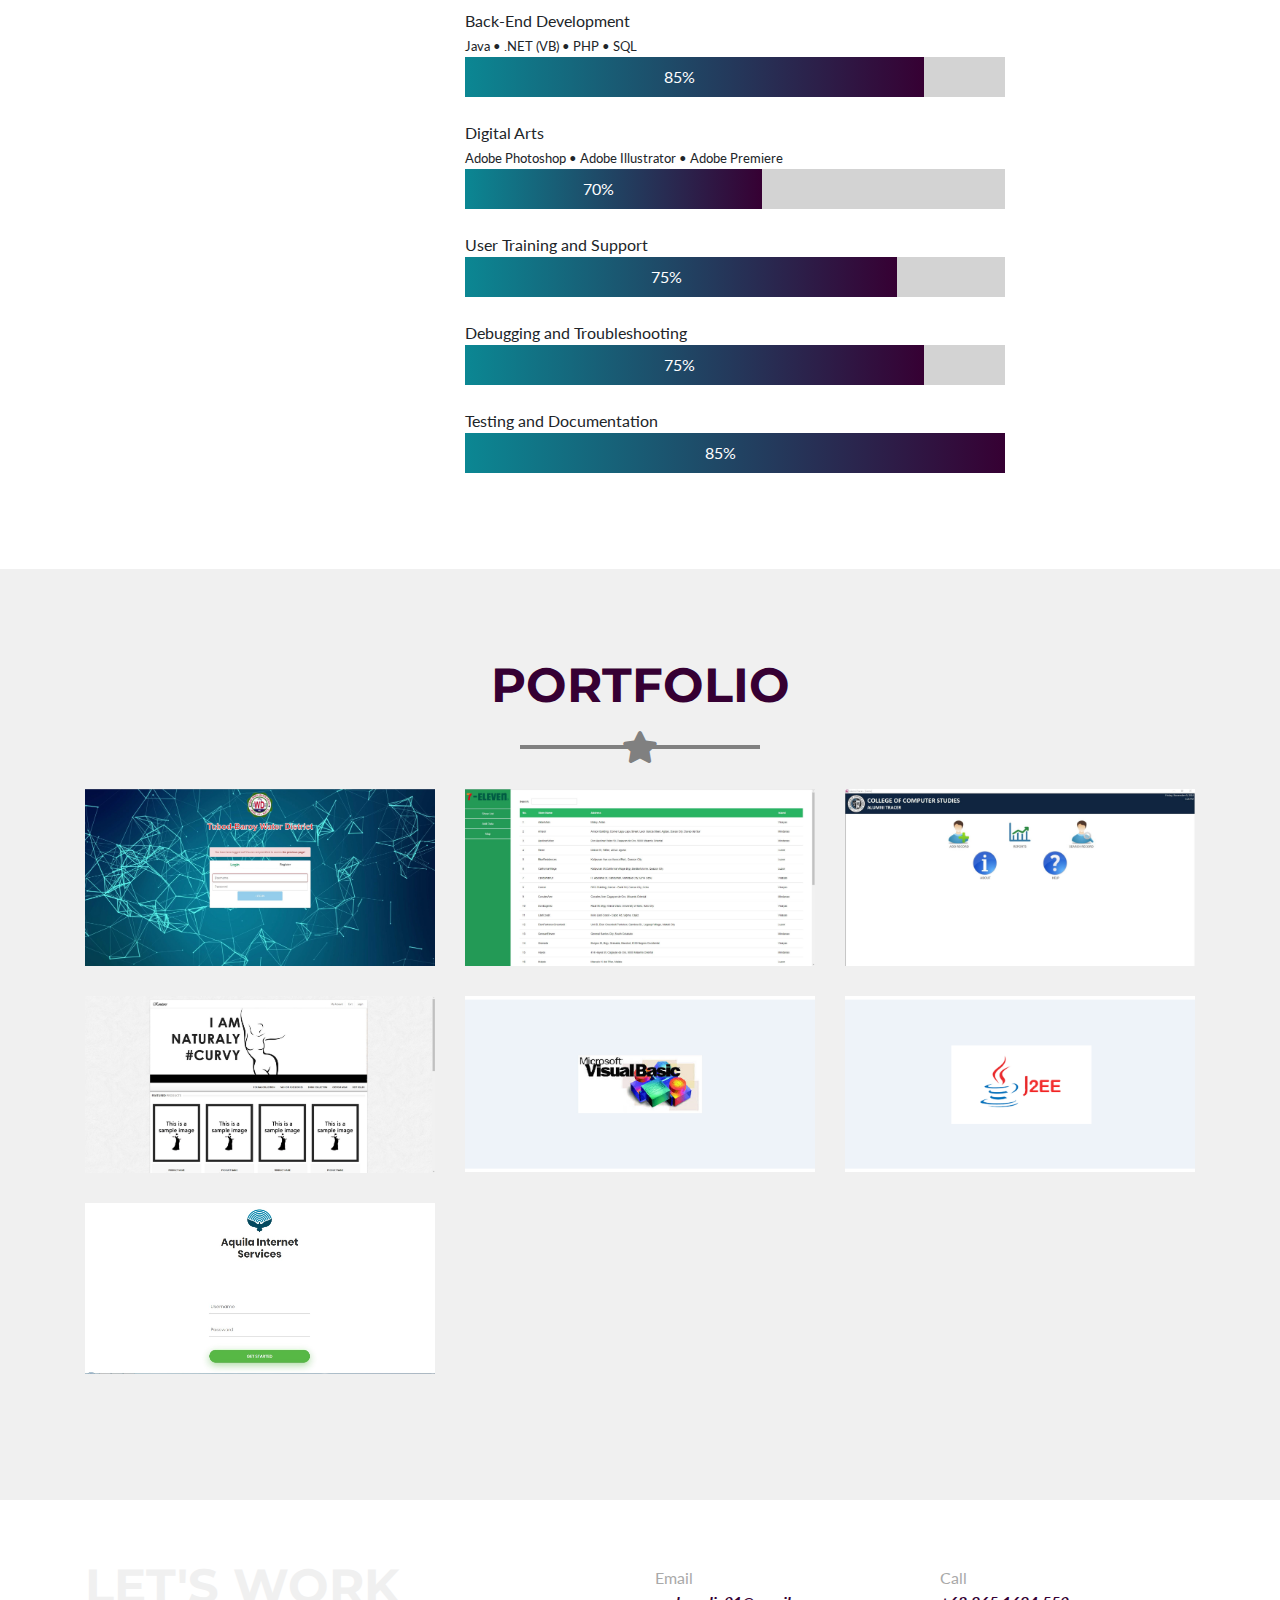
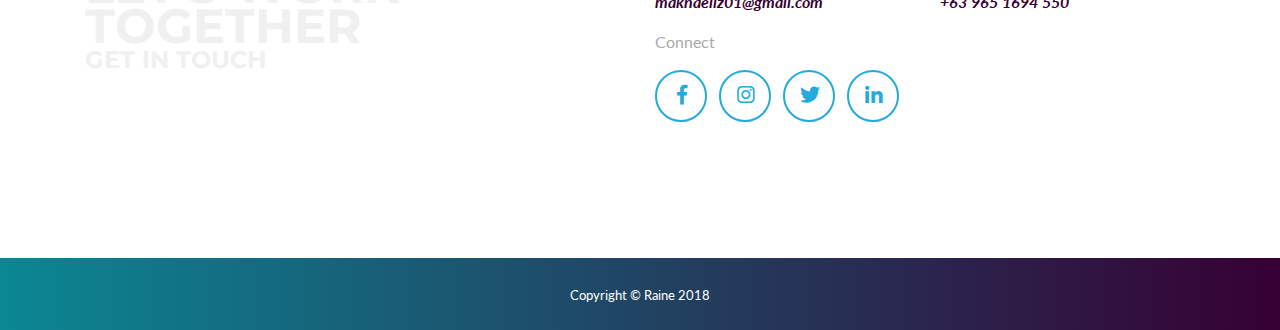
<file: old.html>
<!DOCTYPE html>
<html lang="en">

	<head>

		<meta charset="utf-8">
		<meta name="viewport" content="width=device-width, initial-scale=1, shrink-to-fit=no">
		<meta name="description" content="">
		<meta name="author" content="">

		<title>Raine</title>
		<link rel="shortcut icon" href="img/icon/Logo.png">

		<!-- Bootstrap core CSS -->
		<link href="vendor/bootstrap/css/bootstrap.min.css" rel="stylesheet">

		<!-- Custom fonts for this template -->
		<link href="vendor/fontawesome-free/css/all.min.css" rel="stylesheet" type="text/css">
		<link href="https://fonts.googleapis.com/css?family=Montserrat:400,700" rel="stylesheet" type="text/css">
		<link href="https://fonts.googleapis.com/css?family=Lato:400,700,400italic,700italic" rel="stylesheet" type="text/css">

		<!-- Plugin CSS -->
		<link href="vendor/magnific-popup/magnific-popup.css" rel="stylesheet" type="text/css">

		<!-- Custom styles for this template -->
		<link href="css/freelancer.min.css" rel="stylesheet">

	</head>

	<body id="page-top">

		<!-- Navigation -->
		<nav class="navbar navbar-expand-lg bg-primary fixed-top text-uppercase" id="mainNav">
			<div class="container">
				<a class="navbar-brand js-scroll-trigger" href="#page-top">RAINE</a>
				<button class="navbar-toggler navbar-toggler-right text-uppercase bg-primary text-white rounded" type="button" data-toggle="collapse" data-target="#navbarResponsive" aria-controls="navbarResponsive" aria-expanded="false" aria-label="Toggle navigation">
				Menu
				<i class="fas fa-bars"></i>
				</button>
				<div class="collapse navbar-collapse" id="navbarResponsive">
					<ul class="navbar-nav ml-auto">
						<li class="nav-item mx-0 mx-lg-1">
							<a class="nav-link py-3 px-0 px-lg-3 rounded js-scroll-trigger" href="#about">About</a>
						</li>
						<li class="nav-item mx-0 mx-lg-1">
							<a class="nav-link py-3 px-0 px-lg-3 rounded js-scroll-trigger" href="#skills">Skills</a>
						</li>
						<li class="nav-item mx-0 mx-lg-1">
							<a class="nav-link py-3 px-0 px-lg-3 rounded js-scroll-trigger" href="#portfolio">Portfolio</a>
						</li>
						<li class="nav-item mx-0 mx-lg-1">
							<a class="nav-link py-3 px-0 px-lg-3 rounded js-scroll-trigger" href="#contact">Contact</a>
						</li>
						<li class="nav-item mx-0 mx-lg-1">
							<a class="nav-link py-3 px-0 px-lg-3 rounded js-scroll-trigger" href="https://urldefense.proofpoint.com/v2/url?u=https-3A__raineofficial.github.io_photography&amp;d=DwMGaQ&amp;c=eIGjsITfXP_y-DLLX0uEHXJvU8nOHrUK8IrwNKOtkVU&amp;r=m_drdWg1bIyKfrYG3pH1TLv3lSK6d3l8L9PfGyLRA1N83Oraj_IfAUvyTDFy2Sxv&amp;m=q1Hd77YKn7kZr7BRychZAdl-tCRmE47iuBaqRcreo_s&amp;s=dXDtnHkbdkEhjongcHq0bTTDwTLC9-GdjOjzf1BbZbE&amp;e="><small>Raine Photography</small></a>
						</li>
					</ul>
				</div>
			</div>
		</nav>

		<!-- Header -->
		<header class="masthead bg-primary text-white text-center">
			<div class="container">
				<img class="img-fluid mb-5 d-block mx-auto" src="img/profile3.png" alt="">
				<h1 class="text-uppercase mb-0">Raine</h1>
				<hr class="linear-light mb-5">
				<h4 class="font-weight-light mb-0">Full Stack Developer</h4>
			</div>
		</header>

		<!-- About Section -->
		<section class="text-black mb-0" id="about">
			<div class="container">
				<h2 class="text-center text-uppercase text-secondary">About</h2>
				<hr class="star-dark mb-5">
				<div class="row">
					<div class="col-lg-2 ml-auto">
						<p class="lead text-center"><img src="img/icon/about.png" width="160px" height="150px"></p>
					</div>
					<div class="col-lg-6 mr-auto">
						<p class="text-justify">I am Lizzie Lorraine also known as Raine. I am a Junior Full Stack Developer based in the Philippines. Last March 2018, I graduated with an academic honor for having a GPA (Grade Point Average) of 1.59 from Iligan Medical Center College, where I took up Bachelor’s Degree in Information Technology.</p>
						<p class=" text-justify">I have a year of working experience in teaching Software and Hardware Applications, Management Information System (MIS) and Object Oriented Programming (OOP).</p>
						<p><i>"Developing systems is my main priority and photography is my hobby!"</i></p>
					</div>
				</div>
				<div class="text-right mt-4">
					<a class="btn btn-xl btn-outline-dark" href="file/CV_Dimasuhid.pdf" target="_blank">
						<i class="fas fa-download mr-2"></i>
						Download CV
					</a>
				</div>
				<hr class="mb-4">
				<div class="row" id="skills">
					<div class="col-lg-2 ml-auto">
						<h4 class="text-center text-uppercase text-black">Skills</h4>
					</div>
					<div class="col-lg-6 mr-auto">
						<p style="margin-bottom: 0">Front-End Development</p>
						<span class="skills_description">HTML • Bootstrap • CSS</span>
						<div class="single-wrapper">
							<div class="skills-area skills_1"> 85%</div>
						</div>
						<br>
						<p style="margin-bottom: 0">Back-End Development</p>
						<span class="skills_description">Java • .NET (VB) • PHP • SQL</span>
						<div class="single-wrapper">
							<div class="skills-area skills_2"> 85%</div>
						</div>
						<br>
						<p style="margin-bottom: 0">Digital Arts</p>
						<span class="skills_description">Adobe Photoshop • Adobe Illustrator • Adobe Premiere</span>
						<div class="single-wrapper">
							<div class="skills-area skills_3"> 70%</div>
						</div>
						<br>
						<p style="margin-bottom: 0">User Training and Support</p>
						<div class="single-wrapper">
							<div class="skills-area skills_4"> 75%</div>
						</div>
						<br>
						<p style="margin-bottom: 0">Debugging and Troubleshooting</p>
						<div class="single-wrapper">
							<div class="skills-area skills_6"> 75%</div>
						</div>
						<br>
						<p style="margin-bottom: 0">Testing and Documentation</p>
						<div class="single-wrapper">
							<div class="skills-area skills_7"> 85%</div>
						</div>
					</div>
				</div>
			</div>
		</section>

		<!-- Portfolio Grid Section -->
		<section class="portfolio bg-secondary" id="portfolio">
			<div class="container">
				<h2 class="text-center text-uppercase text-primary mb-0">Portfolio</h2>
				<hr class="star-light">
				<div class="row">
					<div class="col-md-6 col-lg-4">
						<a class="portfolio-item d-block mx-auto" href="#portfolio-modal-1">
							<div class="portfolio-item-caption d-flex position-absolute h-100 w-100">
								<div class="portfolio-item-caption-content my-auto w-100 text-center text-white">
									<i class="fas fa-search-plus fa-3x"></i>
								</div>
							</div>
							<img class="img-fluid" src="img/portfolio/tbwd.jpg" alt="">
						</a>
					</div>
					<div class="col-md-6 col-lg-4">
						<a class="portfolio-item d-block mx-auto" href="#portfolio-modal-2">
							<div class="portfolio-item-caption d-flex position-absolute h-100 w-100">
								<div class="portfolio-item-caption-content my-auto w-100 text-center text-white">
									<i class="fas fa-search-plus fa-3x"></i>
								</div>
							</div>
							<img class="img-fluid" src="img/portfolio/gis.jpg" alt="">
						</a>
					</div>
					<div class="col-md-6 col-lg-4">
						<a class="portfolio-item d-block mx-auto" href="#portfolio-modal-3">
							<div class="portfolio-item-caption d-flex position-absolute h-100 w-100">
								<div class="portfolio-item-caption-content my-auto w-100 text-center text-white">
									<i class="fas fa-search-plus fa-3x"></i>
								</div>
							</div>
							<img class="img-fluid" src="img/portfolio/alumni.JPG" alt="">
						</a>
					</div>
					 <div class="col-md-6 col-lg-4">
						<a class="portfolio-item d-block mx-auto" href="#portfolio-modal-4">
							<div class="portfolio-item-caption d-flex position-absolute h-100 w-100">
								<div class="portfolio-item-caption-content my-auto w-100 text-center text-white">
									<i class="fas fa-search-plus fa-3x"></i>
								</div>
							</div>
							<img class="img-fluid" src="img/portfolio/kouture.jpg" alt="">
						</a>
					</div>
					<div class="col-md-6 col-lg-4">
						<a class="portfolio-item d-block mx-auto" href="#portfolio-modal-5">
							<div class="portfolio-item-caption d-flex position-absolute h-100 w-100">
								<div class="portfolio-item-caption-content my-auto w-100 text-center text-white">
									<i class="fas fa-search-plus fa-3x"></i>
								</div>
							</div>
							<img class="img-fluid" src="img/portfolio/vbprojects.jpg" alt="">
						</a>
					</div>
					<div class="col-md-6 col-lg-4">
						<a class="portfolio-item d-block mx-auto" href="#portfolio-modal-6">
							<div class="portfolio-item-caption d-flex position-absolute h-100 w-100">
								<div class="portfolio-item-caption-content my-auto w-100 text-center text-white">
									<i class="fas fa-search-plus fa-3x"></i>
								</div>
							</div>
							<img class="img-fluid" src="img/portfolio/j2ee.png" alt="">
						</a>
					</div>
					<div class="col-md-6 col-lg-4">
						<a class="portfolio-item d-block mx-auto" href="#portfolio-modal-7">
							<div class="portfolio-item-caption d-flex position-absolute h-100 w-100">
								<div class="portfolio-item-caption-content my-auto w-100 text-center text-white">
									<i class="fas fa-search-plus fa-3x"></i>
								</div>
							</div>
							<img class="img-fluid" src="img/portfolio/aquila.jpg" alt="">
						</a>
					</div>
				</div>
			</div>
		</section>

		<!-- Contact Section -->
		<section id="contact">
			<div class="container">
				<div class="row">
					<div class="col-sm-6">
						<h2 class="text-left text-uppercase text-secondary mb-0">Let's Work Together</h2>
						<h4 class="text-left text-uppercase text-secondary mb-0">Get In Touch</h4>
					</div>
					<div class="col-sm-3">
						<span class="contact-label">Email</span>
							<p class="contact-info">maknaeliz01@gmail.com</p>
						<p class="contact-label">Connect</p>
						<ul class="list-inline mb-0">
							<li class="list-inline-item">
								<a class="btn btn-outline-dark btn-social text-center rounded-circle" href="https://urldefense.proofpoint.com/v2/url?u=https-3A__www.facebook.com_lizzie.dimasuhid&amp;d=DwMGaQ&amp;c=eIGjsITfXP_y-DLLX0uEHXJvU8nOHrUK8IrwNKOtkVU&amp;r=m_drdWg1bIyKfrYG3pH1TLv3lSK6d3l8L9PfGyLRA1N83Oraj_IfAUvyTDFy2Sxv&amp;m=q1Hd77YKn7kZr7BRychZAdl-tCRmE47iuBaqRcreo_s&amp;s=sRs9kFYDGDAQxOTeBsgW3Iut6SIJ1t2kuTuduIbKmww&amp;e=" target="_blank">
									<i class="fab fa-fw fa-facebook-f"></i>
								</a>
							</li>
							<li class="list-inline-item">
								<a class="btn btn-outline-dark btn-social text-center rounded-circle" href="https://urldefense.proofpoint.com/v2/url?u=https-3A__www.instagram.com_zie.raine&amp;d=DwMGaQ&amp;c=eIGjsITfXP_y-DLLX0uEHXJvU8nOHrUK8IrwNKOtkVU&amp;r=m_drdWg1bIyKfrYG3pH1TLv3lSK6d3l8L9PfGyLRA1N83Oraj_IfAUvyTDFy2Sxv&amp;m=q1Hd77YKn7kZr7BRychZAdl-tCRmE47iuBaqRcreo_s&amp;s=6hdRbbmk5D3ms-zmxvjj0Md3WGsJJ5w6gQd91bfbThw&amp;e=" target="_blank">
									<i class="fab fa-fw fa-instagram"></i>
								</a>
							</li>
							<li class="list-inline-item">
								<a class="btn btn-outline-dark btn-social text-center rounded-circle" href="https://urldefense.proofpoint.com/v2/url?u=https-3A__www.twitter.com_Lizzie0001&amp;d=DwMGaQ&amp;c=eIGjsITfXP_y-DLLX0uEHXJvU8nOHrUK8IrwNKOtkVU&amp;r=m_drdWg1bIyKfrYG3pH1TLv3lSK6d3l8L9PfGyLRA1N83Oraj_IfAUvyTDFy2Sxv&amp;m=q1Hd77YKn7kZr7BRychZAdl-tCRmE47iuBaqRcreo_s&amp;s=Gjd51tQfkgnMojxEedttPEM8koWjDWyFVgIjU6S2p_Y&amp;e=" target="_blank">
									<i class="fab fa-fw fa-twitter"></i>
								</a>
							</li>
							<li class="list-inline-item">
								<a class="btn btn-outline-dark btn-social text-center rounded-circle" href="https://urldefense.proofpoint.com/v2/url?u=https-3A__www.linkedin.com_in_lizzie-2Dlorraine-2Ddimasuhid-2D4647a09a_&amp;d=DwMGaQ&amp;c=eIGjsITfXP_y-DLLX0uEHXJvU8nOHrUK8IrwNKOtkVU&amp;r=m_drdWg1bIyKfrYG3pH1TLv3lSK6d3l8L9PfGyLRA1N83Oraj_IfAUvyTDFy2Sxv&amp;m=q1Hd77YKn7kZr7BRychZAdl-tCRmE47iuBaqRcreo_s&amp;s=EIIeOqrRaInhkJ6qj96DH-JR3k67EKgOK01nM0a6LGY&amp;e=" target="_blank">
									<i class="fab fa-fw fa-linkedin-in"></i>
								</a>
							</li>
						</ul>
						<p></p>
					</div>
					<div class="col-sm-3">
						<span class="contact-label">Call</span>
							<p class="contact-info">+63 965 1694 550</p>
					</div>
				</div>
				<div class="row">
					<br>
				</div>
		</section>

		<div class="bg-primary copyright py-4 text-center text-white">
			<div class="container">
				<small>Copyright &copy; Raine 2018</small>
			</div>
		</div>

		<!-- Scroll to Top Button (Only visible on small and extra-small screen sizes) -->
		<div class="scroll-to-top d-lg-none position-fixed ">
			<a class="js-scroll-trigger d-block text-center text-white rounded" href="#page-top">
				<i class="fa fa-chevron-up"></i>
			</a>
		</div>

		<!-- PORTFOLIO MODALS -->

		<!-- Portfolio Modal 1 TBWD Pre-Registration and Billing System -->
		<div class="portfolio-modal mfp-hide" id="portfolio-modal-1">
			<div class="portfolio-modal-dialog bg-white">
				<a class="close-button d-none d-md-block portfolio-modal-dismiss" href="#">
					<i class="fa fa-3x fa-times"></i>
				</a>
				<h2 class="text-secondary text-center text-uppercase mb-0">Pre-Registration and Billing System</h2>
				<hr class="star-dark mb-5">
				<div class="row text-justify">
					<div class="col-lg-6 ml-auto">
						<img class="img-fluid mb-5" src="img/portfolio/tbwd.jpg" alt="">
						<div class="row">
							<div class="column"><img class="img-fluid" src="img/portfolio/tbwd01.JPG"></div>
							<div class="column"><img class="img-fluid" src="img/portfolio/tbwd02.JPG"></div>
							<div class="column"><img class="img-fluid" src="img/portfolio/tbwd03.JPG"></div>
							<div class="column"><img class="img-fluid" src="img/portfolio/tbwd04.JPG"></div>
						</div>
					</div>
					<div class="col-lg-6 mr-auto">
						<p class="">About the System</p>
						<p>The system is for Tubod-Baroy Water Disctrict in Pre-Registration, Satellite Collection and Billing System which aims to convert the manual process of the company into an online that will help solve and minimize its problems and offer its clients greater quality of service. The proposed system will enrich the manual process that the company uses.</p>
						<span><i><b>Note: This system is created during my thesis where my main role is a developer and a writer in the introductory documentation.<b></i></span>
						<p class="text-right"><a href="https://urldefense.proofpoint.com/v2/url?u=https-3A__github.com_raineofficial_tbwd.git&amp;d=DwMGaQ&amp;c=eIGjsITfXP_y-DLLX0uEHXJvU8nOHrUK8IrwNKOtkVU&amp;r=m_drdWg1bIyKfrYG3pH1TLv3lSK6d3l8L9PfGyLRA1N83Oraj_IfAUvyTDFy2Sxv&amp;m=q1Hd77YKn7kZr7BRychZAdl-tCRmE47iuBaqRcreo_s&amp;s=7w9yBWuDL4JahZWEAfTo9_FDFaE_qvfcwdSWjsKP-A4&amp;e=">View System (Database included)</a></p>
						<div class="text-right">
							<span class="hashtags">php</span>
							<span class="hashtags">html</span>
							<span class="hashtags">css</span>
							<span class="hashtags">bootstrap</span>
							<span class="hashtags">javascript</span>
							<span class="hashtags">ajax</span>
							<span class="hashtags">mysql</span>
						</div>
					</div>
				</div>
			</div>
		</div>

		<!-- Portfolio Modal 2 - GIS -->
		<div class="portfolio-modal mfp-hide" id="portfolio-modal-2">
			<div class="portfolio-modal-dialog bg-white">
				<a class="close-button d-none d-md-block portfolio-modal-dismiss" href="#">
					<i class="fa fa-3x fa-times"></i>
				</a>
				<h2 class="text-secondary text-center text-uppercase mb-0">GIS Store Locator</h2>
				<hr class="star-dark mb-5">
				<div class="row text-justify">
					<div class="col-lg-6 mx-auto">
						<img class="img-fluid mb-5" src="img/portfolio/gis.jpg" alt="">
						<div class="row">
							<div class="column"><img class="img-fluid" src="img/portfolio/gis01.jpg"></div>
							<div class="column"><img class="img-fluid" src="img/portfolio/gis02.jpg"></div>
							<div class="column"><img class="img-fluid" src="img/portfolio/gis03.jpg"></div>
							<div class="column"><img class="img-fluid" src="img/portfolio/gis04.jpg"></div>
						</div>
					</div>
					<div class="col-lg-6 mr-auto">
						<p class="lead">About the Site</p>
						<p>A GIS (Geographic Information System) is a site designed to capture, store, manipulate, analyze, manage and present spatial or geographic data. This system uses API from Google to locate all 7-Eleven Stores in the entire Philippines. It is entirely clear that 7-eleven is known nationwide and has expanded all over the entire country. However, The system is controlled to display 10 markers only in each island group of the Philippines which is the Luzon, Visayas and Mindanao.</p>
						<p>Currently, the system will locate the 7-Eleven stores through a manual data input in the form by a 7-Eleven employee.</p>
						<p>The system needs:</p>
							<ul>
								<li>Name of the 7-Eleven branch store</li>
								<li>Address</li>
								<li>Latitude</li>
								<li>Longitude</li>
							</ul>
						<span><i><b>Note: This site is created for reference purposes only.<b></i></span>
						<p class="text-right"><a href="https://urldefense.proofpoint.com/v2/url?u=https-3A__github.com_raineofficial_gis.git&amp;d=DwMGaQ&amp;c=eIGjsITfXP_y-DLLX0uEHXJvU8nOHrUK8IrwNKOtkVU&amp;r=m_drdWg1bIyKfrYG3pH1TLv3lSK6d3l8L9PfGyLRA1N83Oraj_IfAUvyTDFy2Sxv&amp;m=q1Hd77YKn7kZr7BRychZAdl-tCRmE47iuBaqRcreo_s&amp;s=kAybl8Qoy8ILeoQcYypZOrdiyjcLd8FS8Z4XX5POt-0&amp;e=">View Site (Database included)</a></p>
						<div class="text-right">
							<span class="hashtags">php</span>
							<span class="hashtags">html</span>
							<span class="hashtags">css</span>
							<span class="hashtags">gis</span>
							<span class="hashtags">javascript</span>
							<span class="hashtags">mysql</span>
							<span class="hashtags">web application</span>
						</div>
					</div>
				</div>
			</div>
		</div>

		<!-- Portfolio Modal 3 - ALUMNI TRACER SYSTEM -->
		<div class="portfolio-modal mfp-hide" id="portfolio-modal-3">
			<div class="portfolio-modal-dialog bg-white">
				<a class="close-button d-none d-md-block portfolio-modal-dismiss" href="#">
					<i class="fa fa-3x fa-times"></i>
				</a>
				<h2 class="text-secondary text-center text-uppercase mb-0">Alumni Tracer System</h2>
				<hr class="star-dark mb-5">
				<div class="row text-justify">
					<div class="col-lg-6 mx-auto">
						<img class="img-fluid mb-5" src="img/portfolio/alumni.JPG" alt="">
						<div class="row">
							<div class="column"><img class="img-fluid" src="img/portfolio/alumni01.JPG"></div>
							<div class="column"><img class="img-fluid" src="img/portfolio/alumni02.JPG"></div>
							<div class="column"><img class="img-fluid" src="img/portfolio/alumni03.JPG"></div>
							<div class="column"><img class="img-fluid" src="img/portfolio/alumni04.JPG"></div>
						</div>
					</div>
					<div class="col-lg-6 mx-auto">
						<p class="lead">About the System</p>
						<p>The Stand-alone Alumni Tracer System is developed to keep track of the information of the Alumnus at Iligan Medical Center College. The general objective of this system is to design an Alumni Tracer System that will benefit the College of Computer Studies of the school that will consistently monitor and accurately process the alumni's records.</p>
							<ul>
								<li>Update the information of the alumnus per batch and per course.</li>
								<li>A database that will secure the records of the alumnus.</li>
								<li>Generate reports such as records of the Alumnus' information that can easily retrieve and produce immediately.</li>
							</ul>
						<br>
						<span><i><b>Note: This system is created in fulfillment requirement of my on-the-job training.<b></i></span>
						<p class="text-right"><a href="https://urldefense.proofpoint.com/v2/url?u=https-3A__github.com_raineofficial_alumnitracer.git&amp;d=DwMGaQ&amp;c=eIGjsITfXP_y-DLLX0uEHXJvU8nOHrUK8IrwNKOtkVU&amp;r=m_drdWg1bIyKfrYG3pH1TLv3lSK6d3l8L9PfGyLRA1N83Oraj_IfAUvyTDFy2Sxv&amp;m=q1Hd77YKn7kZr7BRychZAdl-tCRmE47iuBaqRcreo_s&amp;s=dSGE1zy9r54__4mvDKuVZOFEoGi-OQUO8S2ETpFBd6U&amp;e=">View System</a></p>
						<div class="text-right">
							<span class="hashtags">vba</span>
							<span class="hashtags">microsoft</span>
							<span class="hashtags">access</span>
							<span class="hashtags">desktop application</span>
						</div>
					</div>
				</div>
			</div>
		</div>

		<!-- Portfolio Modal 4 - KOUTOURE WEBSITE -->
		<div class="portfolio-modal mfp-hide" id="portfolio-modal-4">
			<div class="portfolio-modal-dialog bg-white">
				<a class="close-button d-none d-md-block portfolio-modal-dismiss" href="#">
					<i class="fa fa-3x fa-times"></i>
				</a>
				<h2 class="text-secondary text-center text-uppercase mb-0">E-Commerce Website</h2>
				<hr class="star-dark mb-5">
				<div class="row text-justify">
					<div class="col-lg-6 mx-auto">
						<img class="img-fluid mb-5" src="img/portfolio/kouture.jpg" alt="">
						<div class="row">
							<div class="column"><img class="img-fluid" src="img/portfolio/kouture01.jpg"></div>
							<div class="column"><img class="img-fluid" src="img/portfolio/kouture02.jpg"></div>
							<div class="column"><img class="img-fluid" src="img/portfolio/kouture03.jpg"></div>
							<div class="column"><img class="img-fluid" src="img/portfolio/kouture04.jpg"></div>
						</div>
					</div>
					<div class="col-lg-6 mx-auto">
						<p class="lead">About the Site</p>
						<p>Kouture is a nonexistent apparel company. The site only shows a standard layout of an e-commerce website, where there is a process of buying and selling of goods, or the transmitting of funds or data over an electronic network. Its main goal is to allow consumers to electronically exchange goods with no barriers of time or distance.</p>
						<p>The following are the limitations of the site:</p>
							<ul>
								<li>Products does not exist.</li>
								<li>Not connected to the database. There is no database.</li>
								<li>Not associated to any third party payment methods.</li>
							</ul>
						<br>
						<span><i><b>Note: This site is created for practice and reference only.<b></i></span>
						<p class="text-right"><a href="https://urldefense.proofpoint.com/v2/url?u=https-3A__github.com_raineofficial_ecommerce.git&amp;d=DwMGaQ&amp;c=eIGjsITfXP_y-DLLX0uEHXJvU8nOHrUK8IrwNKOtkVU&amp;r=m_drdWg1bIyKfrYG3pH1TLv3lSK6d3l8L9PfGyLRA1N83Oraj_IfAUvyTDFy2Sxv&amp;m=q1Hd77YKn7kZr7BRychZAdl-tCRmE47iuBaqRcreo_s&amp;s=iJgtPN-xi5bObk0VDmuAzrDrs1Uz1_CyT2v0jqRuyhU&amp;e=">View Site Layout</a></p>
						<div class="text-right">
							<span class="hashtags">html</span>
							<span class="hashtags">css</span>
							<span class="hashtags">javascript</span>
						</div>
					</div>
				</div>
			</div>
		</div>

		<!-- Portfolio Modal 5 - VB SMALL PROJECTS -->
		<div class="portfolio-modal mfp-hide" id="portfolio-modal-5">
			<div class="portfolio-modal-dialog bg-white">
				<a class="close-button d-none d-md-block portfolio-modal-dismiss" href="#">
					<i class="fa fa-3x fa-times"></i>
				</a>
				<h2 class="text-secondary text-center text-uppercase mb-0">VB Small Projects</h2>
				<hr class="star-dark mb-5">
				<div class="row text-justify">
					<div class="col-lg-6 mx-auto">
						<img class="img-fluid mb-5" src="img/portfolio/vbprojects.jpg" alt="">
					</div>
					<div class="col-lg-6 mx-auto">
						<p class="lead">About</p>
						<p>Visual Basic (VB) is a programming environment from Microsoft in which a programmer uses a graphical user interface (GUI) to choose and modify preselected sections of code written in BASIC programming language.</p>
						<p>These applications are titled:</p>
							<ul>
								<li>Book Sales Application</li>
								<li>Coffee Order Application</li>
								<li>Ideal Weight Calculator Application</li>
								<li>Inventory Control System</li>
								<li>Order Information System</li>
								<li>Short Quiz Application</li>
								<li>Recording Studio Payment Application</li>
								<li>Simple Calculator Application</li>
							</ul>
						<br>
						<span><i><b>Note: These application are small simple projects created for practice and reference only.<b></i></span>
						<p class="text-right"><a href="https://urldefense.proofpoint.com/v2/url?u=https-3A__github.com_raineofficial_vbprojects.git&amp;d=DwMGaQ&amp;c=eIGjsITfXP_y-DLLX0uEHXJvU8nOHrUK8IrwNKOtkVU&amp;r=m_drdWg1bIyKfrYG3pH1TLv3lSK6d3l8L9PfGyLRA1N83Oraj_IfAUvyTDFy2Sxv&amp;m=q1Hd77YKn7kZr7BRychZAdl-tCRmE47iuBaqRcreo_s&amp;s=AQoSxXjY4H5aif27JhFAKQzNEDoCcgjkj3tVy2LtPsc&amp;e=">View Excecutable Files</a></p>
						<div class="text-right">
							<span class="hashtags">vb6</span>
							<span class="hashtags">access</span>
							<span class="hashtags">microsoft</span>
						</div>
					</div>
				</div>
			</div>
		</div>

		<!-- Portfolio Modal 6 - J2EE -->
		<div class="portfolio-modal mfp-hide" id="portfolio-modal-6">
			<div class="portfolio-modal-dialog bg-white">
				<a class="close-button d-none d-md-block portfolio-modal-dismiss" href="#">
					<i class="fa fa-3x fa-times"></i>
				</a>
				<h2 class="text-secondary text-center text-uppercase mb-0">Desktop Applications</h2>
				<hr class="star-dark mb-5">
				<div class="row text-justify">
					<div class="col-lg-6 mx-auto">
						<img class="img-fluid mb-5" src="img/portfolio/j2ee.png" alt="">
					</div>
					<div class="col-lg-6 mx-auto">
						<p class="lead">About</p>
						<p>Desktop Applications using Java</p>
						<p>These applications are titled:</p>
							<ul>
								<li>Grading System Application</li>
							</ul>
						<span><i><b>Note: These application are small simple projects created for practice and reference only.<b></i></span>
						<p class="text-right"><a href="https://urldefense.proofpoint.com/v2/url?u=https-3A__github.com_raineofficial_j2eeprojects.git&amp;d=DwMGaQ&amp;c=eIGjsITfXP_y-DLLX0uEHXJvU8nOHrUK8IrwNKOtkVU&amp;r=m_drdWg1bIyKfrYG3pH1TLv3lSK6d3l8L9PfGyLRA1N83Oraj_IfAUvyTDFy2Sxv&amp;m=q1Hd77YKn7kZr7BRychZAdl-tCRmE47iuBaqRcreo_s&amp;s=tXR-LZuckm_GWWCx9Imcv9RAOxexE4Aoocd0T-P24b0&amp;e=">View Excecutable Files</a></p>
						<div class="text-right">
							<span class="hashtags">java</span>
							<span class="hashtags">netbeans</span>
							<span class="hashtags">desktop application</span>
						</div>
					</div>
				</div>
			</div>
		</div>

		<!-- Portfolio Modal 7 - AQUILA SERVICES -->
		<div class="portfolio-modal mfp-hide" id="portfolio-modal-7">
			<div class="portfolio-modal-dialog bg-white">
				<a class="close-button d-none d-md-block portfolio-modal-dismiss" href="#">
					<i class="fa fa-3x fa-times"></i>
				</a>
				<h2 class="text-secondary text-center text-uppercase mb-0">Aquila Internet Services</h2>
				<hr class="star-dark mb-5">
				<div class="row text-justify">
					<div class="col-lg-6 mx-auto">
						<img class="img-fluid mb-5" src="img/portfolio/aquila.jpg" alt="">
					</div>
					<div class="col-lg-6 mx-auto">
						<p class="lead">About</p>
						<p>A landing page for Aquila Internet Services where clients will enter the username and password to access free internet for 30 minutes.</p>
						<span><i><b>Note: This site is for a small company.<b></i></span>
						<p class="text-right"><a href="https://urldefense.proofpoint.com/v2/url?u=https-3A__github.com_raineofficial_j2eeprojects.git&amp;d=DwMGaQ&amp;c=eIGjsITfXP_y-DLLX0uEHXJvU8nOHrUK8IrwNKOtkVU&amp;r=m_drdWg1bIyKfrYG3pH1TLv3lSK6d3l8L9PfGyLRA1N83Oraj_IfAUvyTDFy2Sxv&amp;m=q1Hd77YKn7kZr7BRychZAdl-tCRmE47iuBaqRcreo_s&amp;s=tXR-LZuckm_GWWCx9Imcv9RAOxexE4Aoocd0T-P24b0&amp;e=">View Site</a></p>
						<div class="text-right">
							<span class="hashtags">html</span>
							<span class="hashtags">php</span>
							<span class="hashtags">css</span>
							<span class="hashtags">javascript</span>
							<span class="hashtags">google</span>
						</div>
					</div>
				</div>
			</div>
		</div>

		<!-- Bootstrap core JavaScript -->
		<script src="vendor/jquery/jquery.min.js"></script>
		<script src="vendor/bootstrap/js/bootstrap.bundle.min.js"></script>

		<!-- Plugin JavaScript -->
		<script src="vendor/jquery-easing/jquery.easing.min.js"></script>
		<script src="vendor/magnific-popup/jquery.magnific-popup.min.js"></script>

		<!-- Contact Form JavaScript -->
		<script src="js/jqBootstrapValidation.js"></script>
		<script src="js/contact_me.js"></script>

		<!-- Custom scripts for this template -->
		<script src="js/freelancer.min.js"></script>

	</body>

</html>
</file>
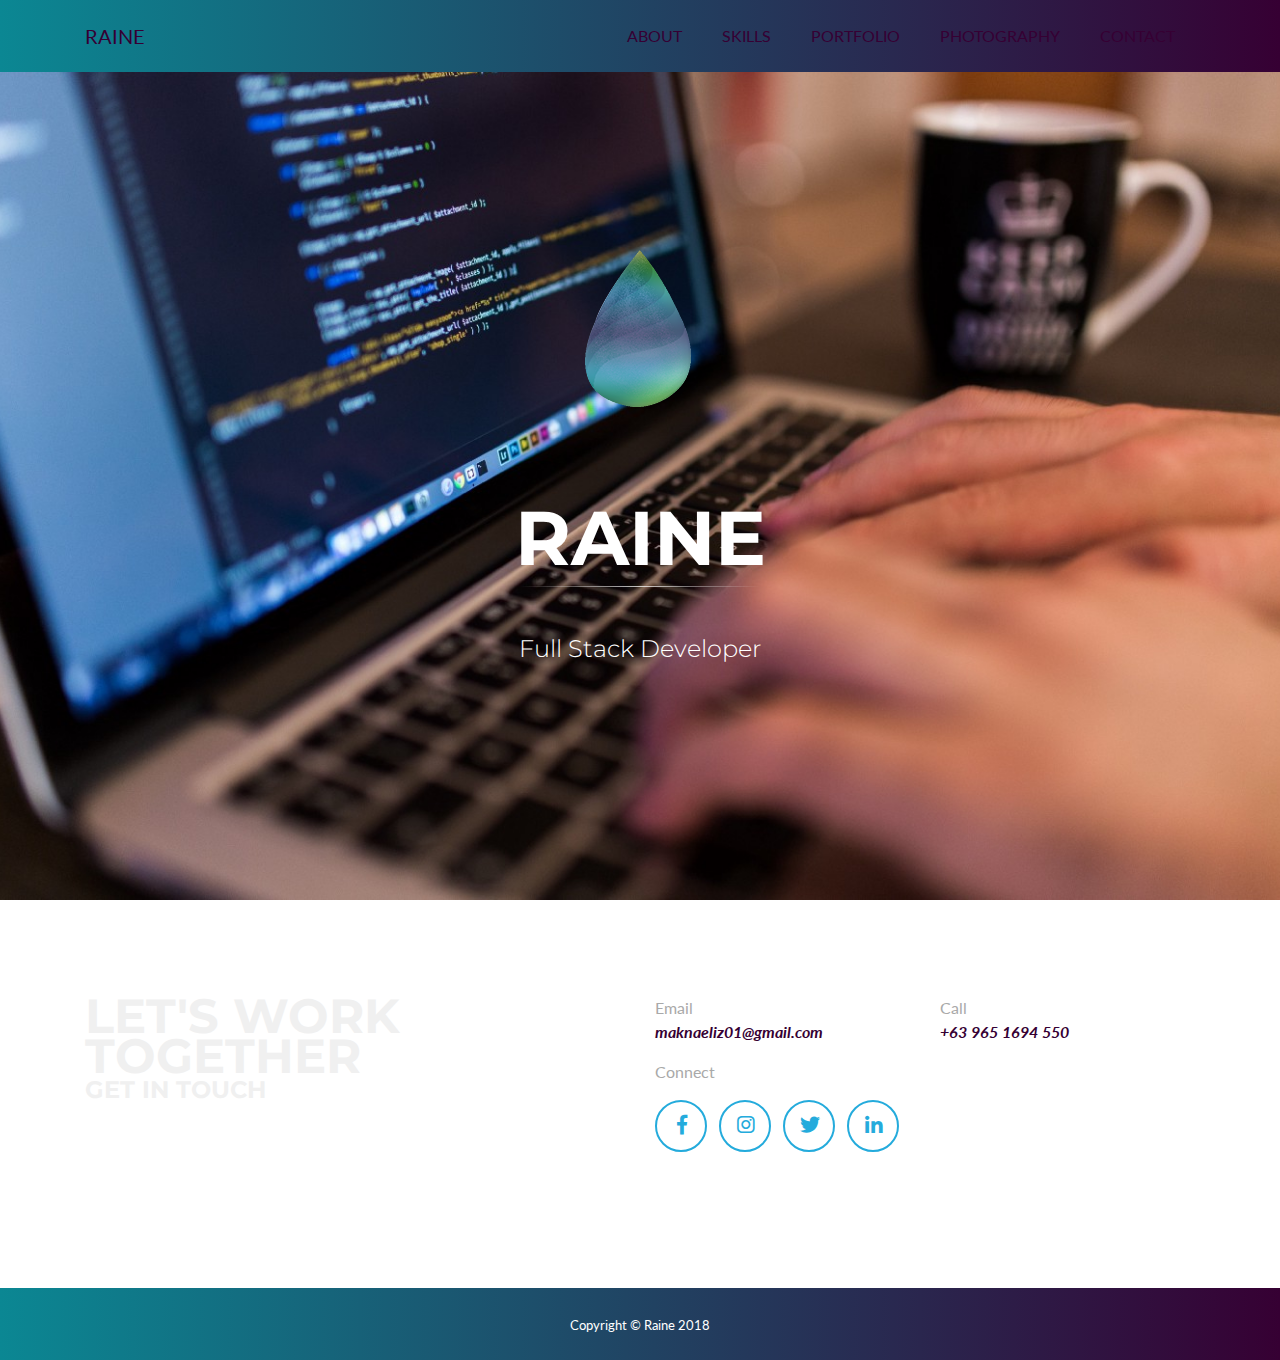
<file: photography.html>
<!DOCTYPE html>
<html lang="en">

	<head>

		<meta charset="utf-8">
		<meta name="viewport" content="width=device-width, initial-scale=1, shrink-to-fit=no">
		<meta name="description" content="">
		<meta name="author" content="">

		<title>Raine</title>
		<link rel="shortcut icon" href="img/icon/Logo.png">

		<!-- Bootstrap core CSS -->
		<link href="vendor/bootstrap/css/bootstrap.min.css" rel="stylesheet">

		<!-- Custom fonts for this template -->
		<link href="vendor/fontawesome-free/css/all.min.css" rel="stylesheet" type="text/css">
		<link href="https://fonts.googleapis.com/css?family=Montserrat:400,700" rel="stylesheet" type="text/css">
		<link href="https://fonts.googleapis.com/css?family=Lato:400,700,400italic,700italic" rel="stylesheet" type="text/css">

		<!-- Plugin CSS -->
		<link href="vendor/magnific-popup/magnific-popup.css" rel="stylesheet" type="text/css">

		<!-- Custom styles for this template -->
		<link href="css/freelancer.min.css" rel="stylesheet">

	</head>

	<body id="page-top">

		<!-- Navigation -->
		<nav class="navbar navbar-expand-lg bg-primary fixed-top text-uppercase" id="mainNav">
			<div class="container">
				<a class="navbar-brand js-scroll-trigger" href="#page-top">RAINE</a>
				<button class="navbar-toggler navbar-toggler-right text-uppercase bg-primary text-white rounded" type="button" data-toggle="collapse" data-target="#navbarResponsive" aria-controls="navbarResponsive" aria-expanded="false" aria-label="Toggle navigation">
				Menu
				<i class="fas fa-bars"></i>
				</button>
				<div class="collapse navbar-collapse" id="navbarResponsive">
					<ul class="navbar-nav ml-auto">
						<li class="nav-item mx-0 mx-lg-1">
							<a class="nav-link py-3 px-0 px-lg-3 rounded js-scroll-trigger" href="#about">About</a>
						</li>
						<li class="nav-item mx-0 mx-lg-1">
							<a class="nav-link py-3 px-0 px-lg-3 rounded js-scroll-trigger" href="#skills">Skills</a>
						</li>
						<li class="nav-item mx-0 mx-lg-1">
							<a class="nav-link py-3 px-0 px-lg-3 rounded js-scroll-trigger" href="#portfolio">Portfolio</a>
						</li>
						<li class="nav-item mx-0 mx-lg-1">
							<a class="nav-link py-3 px-0 px-lg-3 rounded js-scroll-trigger" href="#photography">Photography</a>
						</li>
						<li class="nav-item mx-0 mx-lg-1">
							<a class="nav-link py-3 px-0 px-lg-3 rounded js-scroll-trigger" href="#contact">Contact</a>
						</li>
					</ul>
				</div>
			</div>
		</nav>

		<!-- Header -->
		<header class="masthead bg-primary text-white text-center">
			<div class="container">
				<img class="img-fluid mb-5 d-block mx-auto" src="img/profile3.png" alt="">
				<h1 class="text-uppercase mb-0">Raine</h1>
				<hr class="linear-light mb-5">
				<h4 class="font-weight-light mb-0">Full Stack Developer</h4>
			</div>
		</header>

	

		<!-- Contact Section -->
		<section id="contact">
			<div class="container">
				<div class="row">
					<div class="col-sm-6">
						<h2 class="text-left text-uppercase text-secondary mb-0">Let's Work Together</h2>
						<h4 class="text-left text-uppercase text-secondary mb-0">Get In Touch</h4>
					</div>
					<div class="col-sm-3">
						<span class="contact-label">Email</span>
							<p class="contact-info">maknaeliz01@gmail.com</p>
						<p class="contact-label">Connect</p>
						<ul class="list-inline mb-0">
							<li class="list-inline-item">
								<a class="btn btn-outline-dark btn-social text-center rounded-circle" href="https://www.facebook.com/lizzie.dimasuhid" target="_blank">
									<i class="fab fa-fw fa-facebook-f"></i>
								</a>
							</li>
							<li class="list-inline-item">
								<a class="btn btn-outline-dark btn-social text-center rounded-circle" href="https://www.instagram.com/zie.raine" target="_blank">
									<i class="fab fa-fw fa-instagram"></i>
								</a>
							</li>
							<li class="list-inline-item">
								<a class="btn btn-outline-dark btn-social text-center rounded-circle" href="https://www.twitter.com/Lizzie0001" target="_blank">
									<i class="fab fa-fw fa-twitter"></i>
								</a>
							</li>
							<li class="list-inline-item">
								<a class="btn btn-outline-dark btn-social text-center rounded-circle" href="https://www.linkedin.com/in/lizzie-lorraine-dimasuhid-4647a09a/" target="_blank">
									<i class="fab fa-fw fa-linkedin-in"></i>
								</a>
							</li>
						</ul>
						<p></p>
					</div>
					<div class="col-sm-3">
						<span class="contact-label">Call</span>
							<p class="contact-info">+63 965 1694 550</p>
					</div>
				</div>
				<div class="row">
					<br>
				</div>
		</section>

		<div class="bg-primary copyright py-4 text-center text-white">
			<div class="container">
				<small>Copyright &copy; Raine 2018</small>
			</div>
		</div>

		<!-- Scroll to Top Button (Only visible on small and extra-small screen sizes) -->
		<div class="scroll-to-top d-lg-none position-fixed ">
			<a class="js-scroll-trigger d-block text-center text-white rounded" href="#page-top">
				<i class="fa fa-chevron-up"></i>
			</a>
		</div>

		<!-- PORTFOLIO MODALS -->

		<!-- Portfolio Modal 1 TBWD Pre-Registration and Billing System -->
		<div class="portfolio-modal mfp-hide" id="portfolio-modal-1">
			<div class="portfolio-modal-dialog bg-white">
				<a class="close-button d-none d-md-block portfolio-modal-dismiss" href="#">
					<i class="fa fa-3x fa-times"></i>
				</a>
				<h2 class="text-secondary text-center text-uppercase mb-0">Pre-Registration and Billing System</h2>
				<hr class="star-dark mb-5">
				<div class="row text-justify">
					<div class="col-lg-6 ml-auto">
						<img class="img-fluid mb-5" src="img/portfolio/tbwd.jpg" alt="">
						<div class="row">
							<div class="column"><img class="img-fluid" src="img/portfolio/tbwd01.JPG"></div>
							<div class="column"><img class="img-fluid" src="img/portfolio/tbwd02.JPG"></div>
							<div class="column"><img class="img-fluid" src="img/portfolio/tbwd03.JPG"></div>
							<div class="column"><img class="img-fluid" src="img/portfolio/tbwd04.JPG"></div>
						</div>
					</div>
					<div class="col-lg-6 mr-auto">
						<p class="lead">About the System</p>
						<p>The system is for Tubod-Baroy Water Disctrict in Pre-Registration, Satellite Collection and Billing System which aims to convert the manual process of the company into an online that will help solve and minimize its problems and offer its clients greater quality of service. The proposed system will enrich the manual process that the company uses.</p>
						<span><i><b>Note: This system is created during my thesis where my main role is a developer and a writer in the introductory documentation.<b></i></span>
						<p class="text-right"><a href="https://github.com/raineofficial/tbwd.git">View System (Database included)</a></p>
						<div class="text-right">
							<span class="hashtags">php</span>
							<span class="hashtags">html</span>
							<span class="hashtags">css</span>
							<span class="hashtags">bootstrap</span>
							<span class="hashtags">javascript</span>
							<span class="hashtags">ajax</span>
							<span class="hashtags">mysql</span>
						</div>
					</div>
				</div>
			</div>
		</div>

		<!-- Portfolio Modal 2 - GIS -->
		<div class="portfolio-modal mfp-hide" id="portfolio-modal-2">
			<div class="portfolio-modal-dialog bg-white">
				<a class="close-button d-none d-md-block portfolio-modal-dismiss" href="#">
					<i class="fa fa-3x fa-times"></i>
				</a>
				<h2 class="text-secondary text-center text-uppercase mb-0">GIS Store Locator</h2>
				<hr class="star-dark mb-5">
				<div class="row text-justify">
					<div class="col-lg-6 mx-auto">
						<img class="img-fluid mb-5" src="img/portfolio/gis.jpg" alt="">
						<div class="row">
							<div class="column"><img class="img-fluid" src="img/portfolio/gis01.jpg"></div>
							<div class="column"><img class="img-fluid" src="img/portfolio/gis02.jpg"></div>
							<div class="column"><img class="img-fluid" src="img/portfolio/gis03.jpg"></div>
							<div class="column"><img class="img-fluid" src="img/portfolio/gis04.jpg"></div>
						</div>
					</div>
					<div class="col-lg-6 mr-auto">
						<p class="lead">About the Site</p>
						<p>A GIS (Geographic Information System) is a site designed to capture, store, manipulate, analyze, manage and present spatial or geographic data. This system uses API from Google to locate all 7-Eleven Stores in the entire Philippines. It is entirely clear that 7-eleven is known nationwide and has expanded all over the entire country. However, The system is controlled to display 10 markers only in each island group of the Philippines which is the Luzon, Visayas and Mindanao.</p>
						<p>Currently, the system will locate the 7-Eleven stores through a manual data input in the form by a 7-Eleven employee.</p>
						<p>The system needs:</p>
							<ul>
								<li>Name of the 7-Eleven branch store</li>
								<li>Address</li>
								<li>Latitude</li>
								<li>Longitude</li>
							</ul>
						<span><i><b>Note: This site is created for reference purposes only.<b></i></span>
						<p class="text-right"><a href="https://github.com/raineofficial/gis.git">View Site (Database included)</a></p>
						<div class="text-right">
							<span class="hashtags">php</span>
							<span class="hashtags">html</span>
							<span class="hashtags">css</span>
							<span class="hashtags">gis</span>
							<span class="hashtags">javascript</span>
							<span class="hashtags">mysql</span>
							<span class="hashtags">web application</span>
						</div>
					</div>
				</div>
			</div>
		</div>

		<!-- Portfolio Modal 3 - ALUMNI TRACER SYSTEM -->
		<div class="portfolio-modal mfp-hide" id="portfolio-modal-3">
			<div class="portfolio-modal-dialog bg-white">
				<a class="close-button d-none d-md-block portfolio-modal-dismiss" href="#">
					<i class="fa fa-3x fa-times"></i>
				</a>
				<h2 class="text-secondary text-center text-uppercase mb-0">Alumni Tracer System</h2>
				<hr class="star-dark mb-5">
				<div class="row text-justify">
					<div class="col-lg-6 mx-auto">
						<img class="img-fluid mb-5" src="img/portfolio/alumni.JPG" alt="">
						<div class="row">
							<div class="column"><img class="img-fluid" src="img/portfolio/alumni01.JPG"></div>
							<div class="column"><img class="img-fluid" src="img/portfolio/alumni02.JPG"></div>
							<div class="column"><img class="img-fluid" src="img/portfolio/alumni03.JPG"></div>
							<div class="column"><img class="img-fluid" src="img/portfolio/alumni04.JPG"></div>
						</div>
					</div>
					<div class="col-lg-6 mx-auto">
						<p class="lead">About the System</p>
						<p>The Stand-alone Alumni Tracer System is developed to keep track of the information of the Alumnus at Iligan Medical Center College. The general objective of this system is to design an Alumni Tracer System that will benefit the College of Computer Studies of the school that will consistently monitor and accurately process the alumni's records.</p>
							<ul>
								<li>Update the information of the alumnus per batch and per course.</li>
								<li>A database that will secure the records of the alumnus.</li>
								<li>Generate reports such as records of the Alumnus' information that can easily retrieve and produce immediately.</li>
							</ul>
						<br>
						<span><i><b>Note: This system is created in fulfillment requirement of my on-the-job training.<b></i></span>
						<p class="text-right"><a href="https://github.com/raineofficial/alumnitracer.git">View System</a></p>
						<div class="text-right">
							<span class="hashtags">vba</span>
							<span class="hashtags">microsoft</span>
							<span class="hashtags">access</span>
							<span class="hashtags">desktop application</span>
						</div>
					</div>
				</div>
			</div>
		</div>

		<!-- Portfolio Modal 4 - KOUTOURE WEBSITE -->
		<div class="portfolio-modal mfp-hide" id="portfolio-modal-4">
			<div class="portfolio-modal-dialog bg-white">
				<a class="close-button d-none d-md-block portfolio-modal-dismiss" href="#">
					<i class="fa fa-3x fa-times"></i>
				</a>
				<h2 class="text-secondary text-center text-uppercase mb-0">E-Commerce Website</h2>
				<hr class="star-dark mb-5">
				<div class="row text-justify">
					<div class="col-lg-6 mx-auto">
						<img class="img-fluid mb-5" src="img/portfolio/kouture.jpg" alt="">
						<div class="row">
							<div class="column"><img class="img-fluid" src="img/portfolio/kouture01.jpg"></div>
							<div class="column"><img class="img-fluid" src="img/portfolio/kouture02.jpg"></div>
							<div class="column"><img class="img-fluid" src="img/portfolio/kouture03.jpg"></div>
							<div class="column"><img class="img-fluid" src="img/portfolio/kouture04.jpg"></div>
						</div>
					</div>
					<div class="col-lg-6 mx-auto">
						<p class="lead">About the Site</p>
						<p>Kouture is a nonexistent apparel company. The site only shows a standard layout of an e-commerce website, where there is a process of buying and selling of goods, or the transmitting of funds or data over an electronic network. Its main goal is to allow consumers to electronically exchange goods with no barriers of time or distance.</p>
						<p>The following are the limitations of the site:</p>
							<ul>
								<li>Products does not exist.</li>
								<li>Not connected to the database. There is no database.</li>
								<li>Not associated to any third party payment methods.</li>
							</ul>
						<br>
						<span><i><b>Note: This site is created for practice and reference only.<b></i></span>
						<p class="text-right"><a href="https://github.com/raineofficial/ecommerce.git">View Site Layout</a></p>
						<div class="text-right">
							<span class="hashtags">html</span>
							<span class="hashtags">css</span>
							<span class="hashtags">javascript</span>
						</div>
					</div>
				</div>
			</div>
		</div>

		<!-- Portfolio Modal 5 - VB SMALL PROJECTS -->
		<div class="portfolio-modal mfp-hide" id="portfolio-modal-5">
			<div class="portfolio-modal-dialog bg-white">
				<a class="close-button d-none d-md-block portfolio-modal-dismiss" href="#">
					<i class="fa fa-3x fa-times"></i>
				</a>
				<h2 class="text-secondary text-center text-uppercase mb-0">VB Small Projects</h2>
				<hr class="star-dark mb-5">
				<div class="row text-justify">
					<div class="col-lg-6 mx-auto">
						<img class="img-fluid mb-5" src="img/portfolio/vbprojects.jpg" alt="">
					</div>
					<div class="col-lg-6 mx-auto">
						<p class="lead">About</p>
						<p>Visual Basic (VB) is a programming environment from Microsoft in which a programmer uses a graphical user interface (GUI) to choose and modify preselected sections of code written in BASIC programming language.</p>
						<p>These applications are titled:</p>
							<ul>
								<li>Book Sales Application</li>
								<li>Coffee Order Application</li>
								<li>Ideal Weight Calculator Application</li>
								<li>Inventory Control System</li>
								<li>Order Information System</li>
								<li>Short Quiz Application</li>
								<li>Recording Studio Payment Application</li>
								<li>Simple Calculator Application</li>
							</ul>
						<br>
						<span><i><b>Note: These application are small simple projects created for practice and reference only.<b></i></span>
						<p class="text-right"><a href="https://github.com/raineofficial/vbprojects.git">View Excecutable Files</a></p>
						<div class="text-right">
							<span class="hashtags">vb6</span>
							<span class="hashtags">access</span>
							<span class="hashtags">microsoft</span>
						</div>
					</div>
				</div>
			</div>
		</div>

		<!-- Portfolio Modal 6 - J2EE -->
		<div class="portfolio-modal mfp-hide" id="portfolio-modal-6">
			<div class="portfolio-modal-dialog bg-white">
				<a class="close-button d-none d-md-block portfolio-modal-dismiss" href="#">
					<i class="fa fa-3x fa-times"></i>
				</a>
				<h2 class="text-secondary text-center text-uppercase mb-0">Desktop Applications</h2>
				<hr class="star-dark mb-5">
				<div class="row text-justify">
					<div class="col-lg-6 mx-auto">
						<img class="img-fluid mb-5" src="img/portfolio/j2ee.png" alt="">
					</div>
					<div class="col-lg-6 mx-auto">
						<p class="lead">About</p>
						<p>Desktop Applications using Java</p>
						<p>These applications are titled:</p>
							<ul>
								<li>Grading System Application</li>
							</ul>
						<span><i><b>Note: These application are small simple projects created for practice and reference only.<b></i></span>
						<p class="text-right"><a href="https://github.com/raineofficial/j2eeprojects.git">View Excecutable Files</a></p>
						<div class="text-right">
							<span class="hashtags">java</span>
							<span class="hashtags">netbeans</span>
							<span class="hashtags">desktop application</span>
						</div>
					</div>
				</div>
			</div>
		</div>

		<!-- Portfolio Modal 7 - AQUILA SERVICES -->
		<div class="portfolio-modal mfp-hide" id="portfolio-modal-7">
			<div class="portfolio-modal-dialog bg-white">
				<a class="close-button d-none d-md-block portfolio-modal-dismiss" href="#">
					<i class="fa fa-3x fa-times"></i>
				</a>
				<h2 class="text-secondary text-center text-uppercase mb-0">Aquila Internet Services</h2>
				<hr class="star-dark mb-5">
				<div class="row text-justify">
					<div class="col-lg-6 mx-auto">
						<img class="img-fluid mb-5" src="img/portfolio/aquila.jpg" alt="">
					</div>
					<div class="col-lg-6 mx-auto">
						<p class="lead">About</p>
						<p>A landing page for Aquila Internet Services where clients will enter the username and password to access free internet for 30 minutes.</p>
						<span><i><b>Note: This site is for a small company.<b></i></span>
						<p class="text-right"><a href="https://github.com/raineofficial/j2eeprojects.git">View Site</a></p>
						<div class="text-right">
							<span class="hashtags">html</span>
							<span class="hashtags">php</span>
							<span class="hashtags">css</span>
							<span class="hashtags">javascript</span>
							<span class="hashtags">google</span>
						</div>
					</div>
				</div>
			</div>
		</div>

		<!-- Bootstrap core JavaScript -->
		<script src="vendor/jquery/jquery.min.js"></script>
		<script src="vendor/bootstrap/js/bootstrap.bundle.min.js"></script>

		<!-- Plugin JavaScript -->
		<script src="vendor/jquery-easing/jquery.easing.min.js"></script>
		<script src="vendor/magnific-popup/jquery.magnific-popup.min.js"></script>

		<!-- Contact Form JavaScript -->
		<script src="js/jqBootstrapValidation.js"></script>
		<script src="js/contact_me.js"></script>

		<!-- Custom scripts for this template -->
		<script src="js/freelancer.min.js"></script>

	</body>

</html>
</file>
<file: vendor/fontawesome-free/css/all.min.css>
/*!
 * Font Awesome Free 5.3.1 by @fontawesome - https://fontawesome.com
 * License - https://fontawesome.com/license/free (Icons: CC BY 4.0, Fonts: SIL OFL 1.1, Code: MIT License)
 */
.fa,.fab,.fal,.far,.fas{-moz-osx-font-smoothing:grayscale;-webkit-font-smoothing:antialiased;display:inline-block;font-style:normal;font-variant:normal;text-rendering:auto;line-height:1}.fa-lg{font-size:1.33333em;line-height:.75em;vertical-align:-.0667em}.fa-xs{font-size:.75em}.fa-sm{font-size:.875em}.fa-1x{font-size:1em}.fa-2x{font-size:2em}.fa-3x{font-size:3em}.fa-4x{font-size:4em}.fa-5x{font-size:5em}.fa-6x{font-size:6em}.fa-7x{font-size:7em}.fa-8x{font-size:8em}.fa-9x{font-size:9em}.fa-10x{font-size:10em}.fa-fw{text-align:center;width:1.25em}.fa-ul{list-style-type:none;margin-left:2.5em;padding-left:0}.fa-ul>li{position:relative}.fa-li{left:-2em;position:absolute;text-align:center;width:2em;line-height:inherit}.fa-border{border:.08em solid #eee;border-radius:.1em;padding:.2em .25em .15em}.fa-pull-left{float:left}.fa-pull-right{float:right}.fa.fa-pull-left,.fab.fa-pull-left,.fal.fa-pull-left,.far.fa-pull-left,.fas.fa-pull-left{margin-right:.3em}.fa.fa-pull-right,.fab.fa-pull-right,.fal.fa-pull-right,.far.fa-pull-right,.fas.fa-pull-right{margin-left:.3em}.fa-spin{animation:fa-spin 2s infinite linear}.fa-pulse{animation:fa-spin 1s infinite steps(8)}@keyframes fa-spin{0%{transform:rotate(0deg)}to{transform:rotate(1turn)}}.fa-rotate-90{-ms-filter:"progid:DXImageTransform.Microsoft.BasicImage(rotation=1)";transform:rotate(90deg)}.fa-rotate-180{-ms-filter:"progid:DXImageTransform.Microsoft.BasicImage(rotation=2)";transform:rotate(180deg)}.fa-rotate-270{-ms-filter:"progid:DXImageTransform.Microsoft.BasicImage(rotation=3)";transform:rotate(270deg)}.fa-flip-horizontal{-ms-filter:"progid:DXImageTransform.Microsoft.BasicImage(rotation=0, mirror=1)";transform:scaleX(-1)}.fa-flip-vertical{transform:scaleY(-1)}.fa-flip-horizontal.fa-flip-vertical,.fa-flip-vertical{-ms-filter:"progid:DXImageTransform.Microsoft.BasicImage(rotation=2, mirror=1)"}.fa-flip-horizontal.fa-flip-vertical{transform:scale(-1)}:root .fa-flip-horizontal,:root .fa-flip-vertical,:root .fa-rotate-90,:root .fa-rotate-180,:root .fa-rotate-270{-webkit-filter:none;filter:none}.fa-stack{display:inline-block;height:2em;line-height:2em;position:relative;vertical-align:middle;width:2em}.fa-stack-1x,.fa-stack-2x{left:0;position:absolute;text-align:center;width:100%}.fa-stack-1x{line-height:inherit}.fa-stack-2x{font-size:2em}.fa-inverse{color:#fff}.fa-500px:before{content:"\f26e"}.fa-accessible-icon:before{content:"\f368"}.fa-accusoft:before{content:"\f369"}.fa-ad:before{content:"\f641"}.fa-address-book:before{content:"\f2b9"}.fa-address-card:before{content:"\f2bb"}.fa-adjust:before{content:"\f042"}.fa-adn:before{content:"\f170"}.fa-adversal:before{content:"\f36a"}.fa-affiliatetheme:before{content:"\f36b"}.fa-air-freshener:before{content:"\f5d0"}.fa-algolia:before{content:"\f36c"}.fa-align-center:before{content:"\f037"}.fa-align-justify:before{content:"\f039"}.fa-align-left:before{content:"\f036"}.fa-align-right:before{content:"\f038"}.fa-alipay:before{content:"\f642"}.fa-allergies:before{content:"\f461"}.fa-amazon:before{content:"\f270"}.fa-amazon-pay:before{content:"\f42c"}.fa-ambulance:before{content:"\f0f9"}.fa-american-sign-language-interpreting:before{content:"\f2a3"}.fa-amilia:before{content:"\f36d"}.fa-anchor:before{content:"\f13d"}.fa-android:before{content:"\f17b"}.fa-angellist:before{content:"\f209"}.fa-angle-double-down:before{content:"\f103"}.fa-angle-double-left:before{content:"\f100"}.fa-angle-double-right:before{content:"\f101"}.fa-angle-double-up:before{content:"\f102"}.fa-angle-down:before{content:"\f107"}.fa-angle-left:before{content:"\f104"}.fa-angle-right:before{content:"\f105"}.fa-angle-up:before{content:"\f106"}.fa-angry:before{content:"\f556"}.fa-angrycreative:before{content:"\f36e"}.fa-angular:before{content:"\f420"}.fa-ankh:before{content:"\f644"}.fa-app-store:before{content:"\f36f"}.fa-app-store-ios:before{content:"\f370"}.fa-apper:before{content:"\f371"}.fa-apple:before{content:"\f179"}.fa-apple-alt:before{content:"\f5d1"}.fa-apple-pay:before{content:"\f415"}.fa-archive:before{content:"\f187"}.fa-archway:before{content:"\f557"}.fa-arrow-alt-circle-down:before{content:"\f358"}.fa-arrow-alt-circle-left:before{content:"\f359"}.fa-arrow-alt-circle-right:before{content:"\f35a"}.fa-arrow-alt-circle-up:before{content:"\f35b"}.fa-arrow-circle-down:before{content:"\f0ab"}.fa-arrow-circle-left:before{content:"\f0a8"}.fa-arrow-circle-right:before{content:"\f0a9"}.fa-arrow-circle-up:before{content:"\f0aa"}.fa-arrow-down:before{content:"\f063"}.fa-arrow-left:before{content:"\f060"}.fa-arrow-right:before{content:"\f061"}.fa-arrow-up:before{content:"\f062"}.fa-arrows-alt:before{content:"\f0b2"}.fa-arrows-alt-h:before{content:"\f337"}.fa-arrows-alt-v:before{content:"\f338"}.fa-assistive-listening-systems:before{content:"\f2a2"}.fa-asterisk:before{content:"\f069"}.fa-asymmetrik:before{content:"\f372"}.fa-at:before{content:"\f1fa"}.fa-atlas:before{content:"\f558"}.fa-atom:before{content:"\f5d2"}.fa-audible:before{content:"\f373"}.fa-audio-description:before{content:"\f29e"}.fa-autoprefixer:before{content:"\f41c"}.fa-avianex:before{content:"\f374"}.fa-aviato:before{content:"\f421"}.fa-award:before{content:"\f559"}.fa-aws:before{content:"\f375"}.fa-backspace:before{content:"\f55a"}.fa-backward:before{content:"\f04a"}.fa-balance-scale:before{content:"\f24e"}.fa-ban:before{content:"\f05e"}.fa-band-aid:before{content:"\f462"}.fa-bandcamp:before{content:"\f2d5"}.fa-barcode:before{content:"\f02a"}.fa-bars:before{content:"\f0c9"}.fa-baseball-ball:before{content:"\f433"}.fa-basketball-ball:before{content:"\f434"}.fa-bath:before{content:"\f2cd"}.fa-battery-empty:before{content:"\f244"}.fa-battery-full:before{content:"\f240"}.fa-battery-half:before{content:"\f242"}.fa-battery-quarter:before{content:"\f243"}.fa-battery-three-quarters:before{content:"\f241"}.fa-bed:before{content:"\f236"}.fa-beer:before{content:"\f0fc"}.fa-behance:before{content:"\f1b4"}.fa-behance-square:before{content:"\f1b5"}.fa-bell:before{content:"\f0f3"}.fa-bell-slash:before{content:"\f1f6"}.fa-bezier-curve:before{content:"\f55b"}.fa-bible:before{content:"\f647"}.fa-bicycle:before{content:"\f206"}.fa-bimobject:before{content:"\f378"}.fa-binoculars:before{content:"\f1e5"}.fa-birthday-cake:before{content:"\f1fd"}.fa-bitbucket:before{content:"\f171"}.fa-bitcoin:before{content:"\f379"}.fa-bity:before{content:"\f37a"}.fa-black-tie:before{content:"\f27e"}.fa-blackberry:before{content:"\f37b"}.fa-blender:before{content:"\f517"}.fa-blind:before{content:"\f29d"}.fa-blogger:before{content:"\f37c"}.fa-blogger-b:before{content:"\f37d"}.fa-bluetooth:before{content:"\f293"}.fa-bluetooth-b:before{content:"\f294"}.fa-bold:before{content:"\f032"}.fa-bolt:before{content:"\f0e7"}.fa-bomb:before{content:"\f1e2"}.fa-bone:before{content:"\f5d7"}.fa-bong:before{content:"\f55c"}.fa-book:before{content:"\f02d"}.fa-book-open:before{content:"\f518"}.fa-book-reader:before{content:"\f5da"}.fa-bookmark:before{content:"\f02e"}.fa-bowling-ball:before{content:"\f436"}.fa-box:before{content:"\f466"}.fa-box-open:before{content:"\f49e"}.fa-boxes:before{content:"\f468"}.fa-braille:before{content:"\f2a1"}.fa-brain:before{content:"\f5dc"}.fa-briefcase:before{content:"\f0b1"}.fa-briefcase-medical:before{content:"\f469"}.fa-broadcast-tower:before{content:"\f519"}.fa-broom:before{content:"\f51a"}.fa-brush:before{content:"\f55d"}.fa-btc:before{content:"\f15a"}.fa-bug:before{content:"\f188"}.fa-building:before{content:"\f1ad"}.fa-bullhorn:before{content:"\f0a1"}.fa-bullseye:before{content:"\f140"}.fa-burn:before{content:"\f46a"}.fa-buromobelexperte:before{content:"\f37f"}.fa-bus:before{content:"\f207"}.fa-bus-alt:before{content:"\f55e"}.fa-business-time:before{content:"\f64a"}.fa-buysellads:before{content:"\f20d"}.fa-calculator:before{content:"\f1ec"}.fa-calendar:before{content:"\f133"}.fa-calendar-alt:before{content:"\f073"}.fa-calendar-check:before{content:"\f274"}.fa-calendar-minus:before{content:"\f272"}.fa-calendar-plus:before{content:"\f271"}.fa-calendar-times:before{content:"\f273"}.fa-camera:before{content:"\f030"}.fa-camera-retro:before{content:"\f083"}.fa-cannabis:before{content:"\f55f"}.fa-capsules:before{content:"\f46b"}.fa-car:before{content:"\f1b9"}.fa-car-alt:before{content:"\f5de"}.fa-car-battery:before{content:"\f5df"}.fa-car-crash:before{content:"\f5e1"}.fa-car-side:before{content:"\f5e4"}.fa-caret-down:before{content:"\f0d7"}.fa-caret-left:before{content:"\f0d9"}.fa-caret-right:before{content:"\f0da"}.fa-caret-square-down:before{content:"\f150"}.fa-caret-square-left:before{content:"\f191"}.fa-caret-square-right:before{content:"\f152"}.fa-caret-square-up:before{content:"\f151"}.fa-caret-up:before{content:"\f0d8"}.fa-cart-arrow-down:before{content:"\f218"}.fa-cart-plus:before{content:"\f217"}.fa-cc-amazon-pay:before{content:"\f42d"}.fa-cc-amex:before{content:"\f1f3"}.fa-cc-apple-pay:before{content:"\f416"}.fa-cc-diners-club:before{content:"\f24c"}.fa-cc-discover:before{content:"\f1f2"}.fa-cc-jcb:before{content:"\f24b"}.fa-cc-mastercard:before{content:"\f1f1"}.fa-cc-paypal:before{content:"\f1f4"}.fa-cc-stripe:before{content:"\f1f5"}.fa-cc-visa:before{content:"\f1f0"}.fa-centercode:before{content:"\f380"}.fa-certificate:before{content:"\f0a3"}.fa-chalkboard:before{content:"\f51b"}.fa-chalkboard-teacher:before{content:"\f51c"}.fa-charging-station:before{content:"\f5e7"}.fa-chart-area:before{content:"\f1fe"}.fa-chart-bar:before{content:"\f080"}.fa-chart-line:before{content:"\f201"}.fa-chart-pie:before{content:"\f200"}.fa-check:before{content:"\f00c"}.fa-check-circle:before{content:"\f058"}.fa-check-double:before{content:"\f560"}.fa-check-square:before{content:"\f14a"}.fa-chess:before{content:"\f439"}.fa-chess-bishop:before{content:"\f43a"}.fa-chess-board:before{content:"\f43c"}.fa-chess-king:before{content:"\f43f"}.fa-chess-knight:before{content:"\f441"}.fa-chess-pawn:before{content:"\f443"}.fa-chess-queen:before{content:"\f445"}.fa-chess-rook:before{content:"\f447"}.fa-chevron-circle-down:before{content:"\f13a"}.fa-chevron-circle-left:before{content:"\f137"}.fa-chevron-circle-right:before{content:"\f138"}.fa-chevron-circle-up:before{content:"\f139"}.fa-chevron-down:before{content:"\f078"}.fa-chevron-left:before{content:"\f053"}.fa-chevron-right:before{content:"\f054"}.fa-chevron-up:before{content:"\f077"}.fa-child:before{content:"\f1ae"}.fa-chrome:before{content:"\f268"}.fa-church:before{content:"\f51d"}.fa-circle:before{content:"\f111"}.fa-circle-notch:before{content:"\f1ce"}.fa-city:before{content:"\f64f"}.fa-clipboard:before{content:"\f328"}.fa-clipboard-check:before{content:"\f46c"}.fa-clipboard-list:before{content:"\f46d"}.fa-clock:before{content:"\f017"}.fa-clone:before{content:"\f24d"}.fa-closed-captioning:before{content:"\f20a"}.fa-cloud:before{content:"\f0c2"}.fa-cloud-download-alt:before{content:"\f381"}.fa-cloud-upload-alt:before{content:"\f382"}.fa-cloudscale:before{content:"\f383"}.fa-cloudsmith:before{content:"\f384"}.fa-cloudversify:before{content:"\f385"}.fa-cocktail:before{content:"\f561"}.fa-code:before{content:"\f121"}.fa-code-branch:before{content:"\f126"}.fa-codepen:before{content:"\f1cb"}.fa-codiepie:before{content:"\f284"}.fa-coffee:before{content:"\f0f4"}.fa-cog:before{content:"\f013"}.fa-cogs:before{content:"\f085"}.fa-coins:before{content:"\f51e"}.fa-columns:before{content:"\f0db"}.fa-comment:before{content:"\f075"}.fa-comment-alt:before{content:"\f27a"}.fa-comment-dollar:before{content:"\f651"}.fa-comment-dots:before{content:"\f4ad"}.fa-comment-slash:before{content:"\f4b3"}.fa-comments:before{content:"\f086"}.fa-comments-dollar:before{content:"\f653"}.fa-compact-disc:before{content:"\f51f"}.fa-compass:before{content:"\f14e"}.fa-compress:before{content:"\f066"}.fa-concierge-bell:before{content:"\f562"}.fa-connectdevelop:before{content:"\f20e"}.fa-contao:before{content:"\f26d"}.fa-cookie:before{content:"\f563"}.fa-cookie-bite:before{content:"\f564"}.fa-copy:before{content:"\f0c5"}.fa-copyright:before{content:"\f1f9"}.fa-couch:before{content:"\f4b8"}.fa-cpanel:before{content:"\f388"}.fa-creative-commons:before{content:"\f25e"}.fa-creative-commons-by:before{content:"\f4e7"}.fa-creative-commons-nc:before{content:"\f4e8"}.fa-creative-commons-nc-eu:before{content:"\f4e9"}.fa-creative-commons-nc-jp:before{content:"\f4ea"}.fa-creative-commons-nd:before{content:"\f4eb"}.fa-creative-commons-pd:before{content:"\f4ec"}.fa-creative-commons-pd-alt:before{content:"\f4ed"}.fa-creative-commons-remix:before{content:"\f4ee"}.fa-creative-commons-sa:before{content:"\f4ef"}.fa-creative-commons-sampling:before{content:"\f4f0"}.fa-creative-commons-sampling-plus:before{content:"\f4f1"}.fa-creative-commons-share:before{content:"\f4f2"}.fa-credit-card:before{content:"\f09d"}.fa-crop:before{content:"\f125"}.fa-crop-alt:before{content:"\f565"}.fa-cross:before{content:"\f654"}.fa-crosshairs:before{content:"\f05b"}.fa-crow:before{content:"\f520"}.fa-crown:before{content:"\f521"}.fa-css3:before{content:"\f13c"}.fa-css3-alt:before{content:"\f38b"}.fa-cube:before{content:"\f1b2"}.fa-cubes:before{content:"\f1b3"}.fa-cut:before{content:"\f0c4"}.fa-cuttlefish:before{content:"\f38c"}.fa-d-and-d:before{content:"\f38d"}.fa-dashcube:before{content:"\f210"}.fa-database:before{content:"\f1c0"}.fa-deaf:before{content:"\f2a4"}.fa-delicious:before{content:"\f1a5"}.fa-deploydog:before{content:"\f38e"}.fa-deskpro:before{content:"\f38f"}.fa-desktop:before{content:"\f108"}.fa-deviantart:before{content:"\f1bd"}.fa-dharmachakra:before{content:"\f655"}.fa-diagnoses:before{content:"\f470"}.fa-dice:before{content:"\f522"}.fa-dice-five:before{content:"\f523"}.fa-dice-four:before{content:"\f524"}.fa-dice-one:before{content:"\f525"}.fa-dice-six:before{content:"\f526"}.fa-dice-three:before{content:"\f527"}.fa-dice-two:before{content:"\f528"}.fa-digg:before{content:"\f1a6"}.fa-digital-ocean:before{content:"\f391"}.fa-digital-tachograph:before{content:"\f566"}.fa-directions:before{content:"\f5eb"}.fa-discord:before{content:"\f392"}.fa-discourse:before{content:"\f393"}.fa-divide:before{content:"\f529"}.fa-dizzy:before{content:"\f567"}.fa-dna:before{content:"\f471"}.fa-dochub:before{content:"\f394"}.fa-docker:before{content:"\f395"}.fa-dollar-sign:before{content:"\f155"}.fa-dolly:before{content:"\f472"}.fa-dolly-flatbed:before{content:"\f474"}.fa-donate:before{content:"\f4b9"}.fa-door-closed:before{content:"\f52a"}.fa-door-open:before{content:"\f52b"}.fa-dot-circle:before{content:"\f192"}.fa-dove:before{content:"\f4ba"}.fa-download:before{content:"\f019"}.fa-draft2digital:before{content:"\f396"}.fa-drafting-compass:before{content:"\f568"}.fa-draw-polygon:before{content:"\f5ee"}.fa-dribbble:before{content:"\f17d"}.fa-dribbble-square:before{content:"\f397"}.fa-dropbox:before{content:"\f16b"}.fa-drum:before{content:"\f569"}.fa-drum-steelpan:before{content:"\f56a"}.fa-drupal:before{content:"\f1a9"}.fa-dumbbell:before{content:"\f44b"}.fa-dyalog:before{content:"\f399"}.fa-earlybirds:before{content:"\f39a"}.fa-ebay:before{content:"\f4f4"}.fa-edge:before{content:"\f282"}.fa-edit:before{content:"\f044"}.fa-eject:before{content:"\f052"}.fa-elementor:before{content:"\f430"}.fa-ellipsis-h:before{content:"\f141"}.fa-ellipsis-v:before{content:"\f142"}.fa-ello:before{content:"\f5f1"}.fa-ember:before{content:"\f423"}.fa-empire:before{content:"\f1d1"}.fa-envelope:before{content:"\f0e0"}.fa-envelope-open:before{content:"\f2b6"}.fa-envelope-open-text:before{content:"\f658"}.fa-envelope-square:before{content:"\f199"}.fa-envira:before{content:"\f299"}.fa-equals:before{content:"\f52c"}.fa-eraser:before{content:"\f12d"}.fa-erlang:before{content:"\f39d"}.fa-ethereum:before{content:"\f42e"}.fa-etsy:before{content:"\f2d7"}.fa-euro-sign:before{content:"\f153"}.fa-exchange-alt:before{content:"\f362"}.fa-exclamation:before{content:"\f12a"}.fa-exclamation-circle:before{content:"\f06a"}.fa-exclamation-triangle:before{content:"\f071"}.fa-expand:before{content:"\f065"}.fa-expand-arrows-alt:before{content:"\f31e"}.fa-expeditedssl:before{content:"\f23e"}.fa-external-link-alt:before{content:"\f35d"}.fa-external-link-square-alt:before{content:"\f360"}.fa-eye:before{content:"\f06e"}.fa-eye-dropper:before{content:"\f1fb"}.fa-eye-slash:before{content:"\f070"}.fa-facebook:before{content:"\f09a"}.fa-facebook-f:before{content:"\f39e"}.fa-facebook-messenger:before{content:"\f39f"}.fa-facebook-square:before{content:"\f082"}.fa-fast-backward:before{content:"\f049"}.fa-fast-forward:before{content:"\f050"}.fa-fax:before{content:"\f1ac"}.fa-feather:before{content:"\f52d"}.fa-feather-alt:before{content:"\f56b"}.fa-female:before{content:"\f182"}.fa-fighter-jet:before{content:"\f0fb"}.fa-file:before{content:"\f15b"}.fa-file-alt:before{content:"\f15c"}.fa-file-archive:before{content:"\f1c6"}.fa-file-audio:before{content:"\f1c7"}.fa-file-code:before{content:"\f1c9"}.fa-file-contract:before{content:"\f56c"}.fa-file-download:before{content:"\f56d"}.fa-file-excel:before{content:"\f1c3"}.fa-file-export:before{content:"\f56e"}.fa-file-image:before{content:"\f1c5"}.fa-file-import:before{content:"\f56f"}.fa-file-invoice:before{content:"\f570"}.fa-file-invoice-dollar:before{content:"\f571"}.fa-file-medical:before{content:"\f477"}.fa-file-medical-alt:before{content:"\f478"}.fa-file-pdf:before{content:"\f1c1"}.fa-file-powerpoint:before{content:"\f1c4"}.fa-file-prescription:before{content:"\f572"}.fa-file-signature:before{content:"\f573"}.fa-file-upload:before{content:"\f574"}.fa-file-video:before{content:"\f1c8"}.fa-file-word:before{content:"\f1c2"}.fa-fill:before{content:"\f575"}.fa-fill-drip:before{content:"\f576"}.fa-film:before{content:"\f008"}.fa-filter:before{content:"\f0b0"}.fa-fingerprint:before{content:"\f577"}.fa-fire:before{content:"\f06d"}.fa-fire-extinguisher:before{content:"\f134"}.fa-firefox:before{content:"\f269"}.fa-first-aid:before{content:"\f479"}.fa-first-order:before{content:"\f2b0"}.fa-first-order-alt:before{content:"\f50a"}.fa-firstdraft:before{content:"\f3a1"}.fa-fish:before{content:"\f578"}.fa-flag:before{content:"\f024"}.fa-flag-checkered:before{content:"\f11e"}.fa-flask:before{content:"\f0c3"}.fa-flickr:before{content:"\f16e"}.fa-flipboard:before{content:"\f44d"}.fa-flushed:before{content:"\f579"}.fa-fly:before{content:"\f417"}.fa-folder:before{content:"\f07b"}.fa-folder-minus:before{content:"\f65d"}.fa-folder-open:before{content:"\f07c"}.fa-folder-plus:before{content:"\f65e"}.fa-font:before{content:"\f031"}.fa-font-awesome:before{content:"\f2b4"}.fa-font-awesome-alt:before{content:"\f35c"}.fa-font-awesome-flag:before{content:"\f425"}.fa-font-awesome-logo-full:before{content:"\f4e6"}.fa-fonticons:before{content:"\f280"}.fa-fonticons-fi:before{content:"\f3a2"}.fa-football-ball:before{content:"\f44e"}.fa-fort-awesome:before{content:"\f286"}.fa-fort-awesome-alt:before{content:"\f3a3"}.fa-forumbee:before{content:"\f211"}.fa-forward:before{content:"\f04e"}.fa-foursquare:before{content:"\f180"}.fa-free-code-camp:before{content:"\f2c5"}.fa-freebsd:before{content:"\f3a4"}.fa-frog:before{content:"\f52e"}.fa-frown:before{content:"\f119"}.fa-frown-open:before{content:"\f57a"}.fa-fulcrum:before{content:"\f50b"}.fa-funnel-dollar:before{content:"\f662"}.fa-futbol:before{content:"\f1e3"}.fa-galactic-republic:before{content:"\f50c"}.fa-galactic-senate:before{content:"\f50d"}.fa-gamepad:before{content:"\f11b"}.fa-gas-pump:before{content:"\f52f"}.fa-gavel:before{content:"\f0e3"}.fa-gem:before{content:"\f3a5"}.fa-genderless:before{content:"\f22d"}.fa-get-pocket:before{content:"\f265"}.fa-gg:before{content:"\f260"}.fa-gg-circle:before{content:"\f261"}.fa-gift:before{content:"\f06b"}.fa-git:before{content:"\f1d3"}.fa-git-square:before{content:"\f1d2"}.fa-github:before{content:"\f09b"}.fa-github-alt:before{content:"\f113"}.fa-github-square:before{content:"\f092"}.fa-gitkraken:before{content:"\f3a6"}.fa-gitlab:before{content:"\f296"}.fa-gitter:before{content:"\f426"}.fa-glass-martini:before{content:"\f000"}.fa-glass-martini-alt:before{content:"\f57b"}.fa-glasses:before{content:"\f530"}.fa-glide:before{content:"\f2a5"}.fa-glide-g:before{content:"\f2a6"}.fa-globe:before{content:"\f0ac"}.fa-globe-africa:before{content:"\f57c"}.fa-globe-americas:before{content:"\f57d"}.fa-globe-asia:before{content:"\f57e"}.fa-gofore:before{content:"\f3a7"}.fa-golf-ball:before{content:"\f450"}.fa-goodreads:before{content:"\f3a8"}.fa-goodreads-g:before{content:"\f3a9"}.fa-google:before{content:"\f1a0"}.fa-google-drive:before{content:"\f3aa"}.fa-google-play:before{content:"\f3ab"}.fa-google-plus:before{content:"\f2b3"}.fa-google-plus-g:before{content:"\f0d5"}.fa-google-plus-square:before{content:"\f0d4"}.fa-google-wallet:before{content:"\f1ee"}.fa-gopuram:before{content:"\f664"}.fa-graduation-cap:before{content:"\f19d"}.fa-gratipay:before{content:"\f184"}.fa-grav:before{content:"\f2d6"}.fa-greater-than:before{content:"\f531"}.fa-greater-than-equal:before{content:"\f532"}.fa-grimace:before{content:"\f57f"}.fa-grin:before{content:"\f580"}.fa-grin-alt:before{content:"\f581"}.fa-grin-beam:before{content:"\f582"}.fa-grin-beam-sweat:before{content:"\f583"}.fa-grin-hearts:before{content:"\f584"}.fa-grin-squint:before{content:"\f585"}.fa-grin-squint-tears:before{content:"\f586"}.fa-grin-stars:before{content:"\f587"}.fa-grin-tears:before{content:"\f588"}.fa-grin-tongue:before{content:"\f589"}.fa-grin-tongue-squint:before{content:"\f58a"}.fa-grin-tongue-wink:before{content:"\f58b"}.fa-grin-wink:before{content:"\f58c"}.fa-grip-horizontal:before{content:"\f58d"}.fa-grip-vertical:before{content:"\f58e"}.fa-gripfire:before{content:"\f3ac"}.fa-grunt:before{content:"\f3ad"}.fa-gulp:before{content:"\f3ae"}.fa-h-square:before{content:"\f0fd"}.fa-hacker-news:before{content:"\f1d4"}.fa-hacker-news-square:before{content:"\f3af"}.fa-hackerrank:before{content:"\f5f7"}.fa-hamsa:before{content:"\f665"}.fa-hand-holding:before{content:"\f4bd"}.fa-hand-holding-heart:before{content:"\f4be"}.fa-hand-holding-usd:before{content:"\f4c0"}.fa-hand-lizard:before{content:"\f258"}.fa-hand-paper:before{content:"\f256"}.fa-hand-peace:before{content:"\f25b"}.fa-hand-point-down:before{content:"\f0a7"}.fa-hand-point-left:before{content:"\f0a5"}.fa-hand-point-right:before{content:"\f0a4"}.fa-hand-point-up:before{content:"\f0a6"}.fa-hand-pointer:before{content:"\f25a"}.fa-hand-rock:before{content:"\f255"}.fa-hand-scissors:before{content:"\f257"}.fa-hand-spock:before{content:"\f259"}.fa-hands:before{content:"\f4c2"}.fa-hands-helping:before{content:"\f4c4"}.fa-handshake:before{content:"\f2b5"}.fa-hashtag:before{content:"\f292"}.fa-haykal:before{content:"\f666"}.fa-hdd:before{content:"\f0a0"}.fa-heading:before{content:"\f1dc"}.fa-headphones:before{content:"\f025"}.fa-headphones-alt:before{content:"\f58f"}.fa-headset:before{content:"\f590"}.fa-heart:before{content:"\f004"}.fa-heartbeat:before{content:"\f21e"}.fa-helicopter:before{content:"\f533"}.fa-highlighter:before{content:"\f591"}.fa-hips:before{content:"\f452"}.fa-hire-a-helper:before{content:"\f3b0"}.fa-history:before{content:"\f1da"}.fa-hockey-puck:before{content:"\f453"}.fa-home:before{content:"\f015"}.fa-hooli:before{content:"\f427"}.fa-hornbill:before{content:"\f592"}.fa-hospital:before{content:"\f0f8"}.fa-hospital-alt:before{content:"\f47d"}.fa-hospital-symbol:before{content:"\f47e"}.fa-hot-tub:before{content:"\f593"}.fa-hotel:before{content:"\f594"}.fa-hotjar:before{content:"\f3b1"}.fa-hourglass:before{content:"\f254"}.fa-hourglass-end:before{content:"\f253"}.fa-hourglass-half:before{content:"\f252"}.fa-hourglass-start:before{content:"\f251"}.fa-houzz:before{content:"\f27c"}.fa-html5:before{content:"\f13b"}.fa-hubspot:before{content:"\f3b2"}.fa-i-cursor:before{content:"\f246"}.fa-id-badge:before{content:"\f2c1"}.fa-id-card:before{content:"\f2c2"}.fa-id-card-alt:before{content:"\f47f"}.fa-image:before{content:"\f03e"}.fa-images:before{content:"\f302"}.fa-imdb:before{content:"\f2d8"}.fa-inbox:before{content:"\f01c"}.fa-indent:before{content:"\f03c"}.fa-industry:before{content:"\f275"}.fa-infinity:before{content:"\f534"}.fa-info:before{content:"\f129"}.fa-info-circle:before{content:"\f05a"}.fa-instagram:before{content:"\f16d"}.fa-internet-explorer:before{content:"\f26b"}.fa-ioxhost:before{content:"\f208"}.fa-italic:before{content:"\f033"}.fa-itunes:before{content:"\f3b4"}.fa-itunes-note:before{content:"\f3b5"}.fa-java:before{content:"\f4e4"}.fa-jedi:before{content:"\f669"}.fa-jedi-order:before{content:"\f50e"}.fa-jenkins:before{content:"\f3b6"}.fa-joget:before{content:"\f3b7"}.fa-joint:before{content:"\f595"}.fa-joomla:before{content:"\f1aa"}.fa-journal-whills:before{content:"\f66a"}.fa-js:before{content:"\f3b8"}.fa-js-square:before{content:"\f3b9"}.fa-jsfiddle:before{content:"\f1cc"}.fa-kaaba:before{content:"\f66b"}.fa-kaggle:before{content:"\f5fa"}.fa-key:before{content:"\f084"}.fa-keybase:before{content:"\f4f5"}.fa-keyboard:before{content:"\f11c"}.fa-keycdn:before{content:"\f3ba"}.fa-khanda:before{content:"\f66d"}.fa-kickstarter:before{content:"\f3bb"}.fa-kickstarter-k:before{content:"\f3bc"}.fa-kiss:before{content:"\f596"}.fa-kiss-beam:before{content:"\f597"}.fa-kiss-wink-heart:before{content:"\f598"}.fa-kiwi-bird:before{content:"\f535"}.fa-korvue:before{content:"\f42f"}.fa-landmark:before{content:"\f66f"}.fa-language:before{content:"\f1ab"}.fa-laptop:before{content:"\f109"}.fa-laptop-code:before{content:"\f5fc"}.fa-laravel:before{content:"\f3bd"}.fa-lastfm:before{content:"\f202"}.fa-lastfm-square:before{content:"\f203"}.fa-laugh:before{content:"\f599"}.fa-laugh-beam:before{content:"\f59a"}.fa-laugh-squint:before{content:"\f59b"}.fa-laugh-wink:before{content:"\f59c"}.fa-layer-group:before{content:"\f5fd"}.fa-leaf:before{content:"\f06c"}.fa-leanpub:before{content:"\f212"}.fa-lemon:before{content:"\f094"}.fa-less:before{content:"\f41d"}.fa-less-than:before{content:"\f536"}.fa-less-than-equal:before{content:"\f537"}.fa-level-down-alt:before{content:"\f3be"}.fa-level-up-alt:before{content:"\f3bf"}.fa-life-ring:before{content:"\f1cd"}.fa-lightbulb:before{content:"\f0eb"}.fa-line:before{content:"\f3c0"}.fa-link:before{content:"\f0c1"}.fa-linkedin:before{content:"\f08c"}.fa-linkedin-in:before{content:"\f0e1"}.fa-linode:before{content:"\f2b8"}.fa-linux:before{content:"\f17c"}.fa-lira-sign:before{content:"\f195"}.fa-list:before{content:"\f03a"}.fa-list-alt:before{content:"\f022"}.fa-list-ol:before{content:"\f0cb"}.fa-list-ul:before{content:"\f0ca"}.fa-location-arrow:before{content:"\f124"}.fa-lock:before{content:"\f023"}.fa-lock-open:before{content:"\f3c1"}.fa-long-arrow-alt-down:before{content:"\f309"}.fa-long-arrow-alt-left:before{content:"\f30a"}.fa-long-arrow-alt-right:before{content:"\f30b"}.fa-long-arrow-alt-up:before{content:"\f30c"}.fa-low-vision:before{content:"\f2a8"}.fa-luggage-cart:before{content:"\f59d"}.fa-lyft:before{content:"\f3c3"}.fa-magento:before{content:"\f3c4"}.fa-magic:before{content:"\f0d0"}.fa-magnet:before{content:"\f076"}.fa-mail-bulk:before{content:"\f674"}.fa-mailchimp:before{content:"\f59e"}.fa-male:before{content:"\f183"}.fa-mandalorian:before{content:"\f50f"}.fa-map:before{content:"\f279"}.fa-map-marked:before{content:"\f59f"}.fa-map-marked-alt:before{content:"\f5a0"}.fa-map-marker:before{content:"\f041"}.fa-map-marker-alt:before{content:"\f3c5"}.fa-map-pin:before{content:"\f276"}.fa-map-signs:before{content:"\f277"}.fa-markdown:before{content:"\f60f"}.fa-marker:before{content:"\f5a1"}.fa-mars:before{content:"\f222"}.fa-mars-double:before{content:"\f227"}.fa-mars-stroke:before{content:"\f229"}.fa-mars-stroke-h:before{content:"\f22b"}.fa-mars-stroke-v:before{content:"\f22a"}.fa-mastodon:before{content:"\f4f6"}.fa-maxcdn:before{content:"\f136"}.fa-medal:before{content:"\f5a2"}.fa-medapps:before{content:"\f3c6"}.fa-medium:before{content:"\f23a"}.fa-medium-m:before{content:"\f3c7"}.fa-medkit:before{content:"\f0fa"}.fa-medrt:before{content:"\f3c8"}.fa-meetup:before{content:"\f2e0"}.fa-megaport:before{content:"\f5a3"}.fa-meh:before{content:"\f11a"}.fa-meh-blank:before{content:"\f5a4"}.fa-meh-rolling-eyes:before{content:"\f5a5"}.fa-memory:before{content:"\f538"}.fa-menorah:before{content:"\f676"}.fa-mercury:before{content:"\f223"}.fa-microchip:before{content:"\f2db"}.fa-microphone:before{content:"\f130"}.fa-microphone-alt:before{content:"\f3c9"}.fa-microphone-alt-slash:before{content:"\f539"}.fa-microphone-slash:before{content:"\f131"}.fa-microscope:before{content:"\f610"}.fa-microsoft:before{content:"\f3ca"}.fa-minus:before{content:"\f068"}.fa-minus-circle:before{content:"\f056"}.fa-minus-square:before{content:"\f146"}.fa-mix:before{content:"\f3cb"}.fa-mixcloud:before{content:"\f289"}.fa-mizuni:before{content:"\f3cc"}.fa-mobile:before{content:"\f10b"}.fa-mobile-alt:before{content:"\f3cd"}.fa-modx:before{content:"\f285"}.fa-monero:before{content:"\f3d0"}.fa-money-bill:before{content:"\f0d6"}.fa-money-bill-alt:before{content:"\f3d1"}.fa-money-bill-wave:before{content:"\f53a"}.fa-money-bill-wave-alt:before{content:"\f53b"}.fa-money-check:before{content:"\f53c"}.fa-money-check-alt:before{content:"\f53d"}.fa-monument:before{content:"\f5a6"}.fa-moon:before{content:"\f186"}.fa-mortar-pestle:before{content:"\f5a7"}.fa-mosque:before{content:"\f678"}.fa-motorcycle:before{content:"\f21c"}.fa-mouse-pointer:before{content:"\f245"}.fa-music:before{content:"\f001"}.fa-napster:before{content:"\f3d2"}.fa-neos:before{content:"\f612"}.fa-neuter:before{content:"\f22c"}.fa-newspaper:before{content:"\f1ea"}.fa-nimblr:before{content:"\f5a8"}.fa-nintendo-switch:before{content:"\f418"}.fa-node:before{content:"\f419"}.fa-node-js:before{content:"\f3d3"}.fa-not-equal:before{content:"\f53e"}.fa-notes-medical:before{content:"\f481"}.fa-npm:before{content:"\f3d4"}.fa-ns8:before{content:"\f3d5"}.fa-nutritionix:before{content:"\f3d6"}.fa-object-group:before{content:"\f247"}.fa-object-ungroup:before{content:"\f248"}.fa-odnoklassniki:before{content:"\f263"}.fa-odnoklassniki-square:before{content:"\f264"}.fa-oil-can:before{content:"\f613"}.fa-old-republic:before{content:"\f510"}.fa-om:before{content:"\f679"}.fa-opencart:before{content:"\f23d"}.fa-openid:before{content:"\f19b"}.fa-opera:before{content:"\f26a"}.fa-optin-monster:before{content:"\f23c"}.fa-osi:before{content:"\f41a"}.fa-outdent:before{content:"\f03b"}.fa-page4:before{content:"\f3d7"}.fa-pagelines:before{content:"\f18c"}.fa-paint-brush:before{content:"\f1fc"}.fa-paint-roller:before{content:"\f5aa"}.fa-palette:before{content:"\f53f"}.fa-palfed:before{content:"\f3d8"}.fa-pallet:before{content:"\f482"}.fa-paper-plane:before{content:"\f1d8"}.fa-paperclip:before{content:"\f0c6"}.fa-parachute-box:before{content:"\f4cd"}.fa-paragraph:before{content:"\f1dd"}.fa-parking:before{content:"\f540"}.fa-passport:before{content:"\f5ab"}.fa-pastafarianism:before{content:"\f67b"}.fa-paste:before{content:"\f0ea"}.fa-patreon:before{content:"\f3d9"}.fa-pause:before{content:"\f04c"}.fa-pause-circle:before{content:"\f28b"}.fa-paw:before{content:"\f1b0"}.fa-paypal:before{content:"\f1ed"}.fa-peace:before{content:"\f67c"}.fa-pen:before{content:"\f304"}.fa-pen-alt:before{content:"\f305"}.fa-pen-fancy:before{content:"\f5ac"}.fa-pen-nib:before{content:"\f5ad"}.fa-pen-square:before{content:"\f14b"}.fa-pencil-alt:before{content:"\f303"}.fa-pencil-ruler:before{content:"\f5ae"}.fa-people-carry:before{content:"\f4ce"}.fa-percent:before{content:"\f295"}.fa-percentage:before{content:"\f541"}.fa-periscope:before{content:"\f3da"}.fa-phabricator:before{content:"\f3db"}.fa-phoenix-framework:before{content:"\f3dc"}.fa-phoenix-squadron:before{content:"\f511"}.fa-phone:before{content:"\f095"}.fa-phone-slash:before{content:"\f3dd"}.fa-phone-square:before{content:"\f098"}.fa-phone-volume:before{content:"\f2a0"}.fa-php:before{content:"\f457"}.fa-pied-piper:before{content:"\f2ae"}.fa-pied-piper-alt:before{content:"\f1a8"}.fa-pied-piper-hat:before{content:"\f4e5"}.fa-pied-piper-pp:before{content:"\f1a7"}.fa-piggy-bank:before{content:"\f4d3"}.fa-pills:before{content:"\f484"}.fa-pinterest:before{content:"\f0d2"}.fa-pinterest-p:before{content:"\f231"}.fa-pinterest-square:before{content:"\f0d3"}.fa-place-of-worship:before{content:"\f67f"}.fa-plane:before{content:"\f072"}.fa-plane-arrival:before{content:"\f5af"}.fa-plane-departure:before{content:"\f5b0"}.fa-play:before{content:"\f04b"}.fa-play-circle:before{content:"\f144"}.fa-playstation:before{content:"\f3df"}.fa-plug:before{content:"\f1e6"}.fa-plus:before{content:"\f067"}.fa-plus-circle:before{content:"\f055"}.fa-plus-square:before{content:"\f0fe"}.fa-podcast:before{content:"\f2ce"}.fa-poll:before{content:"\f681"}.fa-poll-h:before{content:"\f682"}.fa-poo:before{content:"\f2fe"}.fa-poop:before{content:"\f619"}.fa-portrait:before{content:"\f3e0"}.fa-pound-sign:before{content:"\f154"}.fa-power-off:before{content:"\f011"}.fa-pray:before{content:"\f683"}.fa-praying-hands:before{content:"\f684"}.fa-prescription:before{content:"\f5b1"}.fa-prescription-bottle:before{content:"\f485"}.fa-prescription-bottle-alt:before{content:"\f486"}.fa-print:before{content:"\f02f"}.fa-procedures:before{content:"\f487"}.fa-product-hunt:before{content:"\f288"}.fa-project-diagram:before{content:"\f542"}.fa-pushed:before{content:"\f3e1"}.fa-puzzle-piece:before{content:"\f12e"}.fa-python:before{content:"\f3e2"}.fa-qq:before{content:"\f1d6"}.fa-qrcode:before{content:"\f029"}.fa-question:before{content:"\f128"}.fa-question-circle:before{content:"\f059"}.fa-quidditch:before{content:"\f458"}.fa-quinscape:before{content:"\f459"}.fa-quora:before{content:"\f2c4"}.fa-quote-left:before{content:"\f10d"}.fa-quote-right:before{content:"\f10e"}.fa-quran:before{content:"\f687"}.fa-r-project:before{content:"\f4f7"}.fa-random:before{content:"\f074"}.fa-ravelry:before{content:"\f2d9"}.fa-react:before{content:"\f41b"}.fa-readme:before{content:"\f4d5"}.fa-rebel:before{content:"\f1d0"}.fa-receipt:before{content:"\f543"}.fa-recycle:before{content:"\f1b8"}.fa-red-river:before{content:"\f3e3"}.fa-reddit:before{content:"\f1a1"}.fa-reddit-alien:before{content:"\f281"}.fa-reddit-square:before{content:"\f1a2"}.fa-redo:before{content:"\f01e"}.fa-redo-alt:before{content:"\f2f9"}.fa-registered:before{content:"\f25d"}.fa-rendact:before{content:"\f3e4"}.fa-renren:before{content:"\f18b"}.fa-reply:before{content:"\f3e5"}.fa-reply-all:before{content:"\f122"}.fa-replyd:before{content:"\f3e6"}.fa-researchgate:before{content:"\f4f8"}.fa-resolving:before{content:"\f3e7"}.fa-retweet:before{content:"\f079"}.fa-rev:before{content:"\f5b2"}.fa-ribbon:before{content:"\f4d6"}.fa-road:before{content:"\f018"}.fa-robot:before{content:"\f544"}.fa-rocket:before{content:"\f135"}.fa-rocketchat:before{content:"\f3e8"}.fa-rockrms:before{content:"\f3e9"}.fa-route:before{content:"\f4d7"}.fa-rss:before{content:"\f09e"}.fa-rss-square:before{content:"\f143"}.fa-ruble-sign:before{content:"\f158"}.fa-ruler:before{content:"\f545"}.fa-ruler-combined:before{content:"\f546"}.fa-ruler-horizontal:before{content:"\f547"}.fa-ruler-vertical:before{content:"\f548"}.fa-rupee-sign:before{content:"\f156"}.fa-sad-cry:before{content:"\f5b3"}.fa-sad-tear:before{content:"\f5b4"}.fa-safari:before{content:"\f267"}.fa-sass:before{content:"\f41e"}.fa-save:before{content:"\f0c7"}.fa-schlix:before{content:"\f3ea"}.fa-school:before{content:"\f549"}.fa-screwdriver:before{content:"\f54a"}.fa-scribd:before{content:"\f28a"}.fa-search:before{content:"\f002"}.fa-search-dollar:before{content:"\f688"}.fa-search-location:before{content:"\f689"}.fa-search-minus:before{content:"\f010"}.fa-search-plus:before{content:"\f00e"}.fa-searchengin:before{content:"\f3eb"}.fa-seedling:before{content:"\f4d8"}.fa-sellcast:before{content:"\f2da"}.fa-sellsy:before{content:"\f213"}.fa-server:before{content:"\f233"}.fa-servicestack:before{content:"\f3ec"}.fa-shapes:before{content:"\f61f"}.fa-share:before{content:"\f064"}.fa-share-alt:before{content:"\f1e0"}.fa-share-alt-square:before{content:"\f1e1"}.fa-share-square:before{content:"\f14d"}.fa-shekel-sign:before{content:"\f20b"}.fa-shield-alt:before{content:"\f3ed"}.fa-ship:before{content:"\f21a"}.fa-shipping-fast:before{content:"\f48b"}.fa-shirtsinbulk:before{content:"\f214"}.fa-shoe-prints:before{content:"\f54b"}.fa-shopping-bag:before{content:"\f290"}.fa-shopping-basket:before{content:"\f291"}.fa-shopping-cart:before{content:"\f07a"}.fa-shopware:before{content:"\f5b5"}.fa-shower:before{content:"\f2cc"}.fa-shuttle-van:before{content:"\f5b6"}.fa-sign:before{content:"\f4d9"}.fa-sign-in-alt:before{content:"\f2f6"}.fa-sign-language:before{content:"\f2a7"}.fa-sign-out-alt:before{content:"\f2f5"}.fa-signal:before{content:"\f012"}.fa-signature:before{content:"\f5b7"}.fa-simplybuilt:before{content:"\f215"}.fa-sistrix:before{content:"\f3ee"}.fa-sitemap:before{content:"\f0e8"}.fa-sith:before{content:"\f512"}.fa-skull:before{content:"\f54c"}.fa-skyatlas:before{content:"\f216"}.fa-skype:before{content:"\f17e"}.fa-slack:before{content:"\f198"}.fa-slack-hash:before{content:"\f3ef"}.fa-sliders-h:before{content:"\f1de"}.fa-slideshare:before{content:"\f1e7"}.fa-smile:before{content:"\f118"}.fa-smile-beam:before{content:"\f5b8"}.fa-smile-wink:before{content:"\f4da"}.fa-smoking:before{content:"\f48d"}.fa-smoking-ban:before{content:"\f54d"}.fa-snapchat:before{content:"\f2ab"}.fa-snapchat-ghost:before{content:"\f2ac"}.fa-snapchat-square:before{content:"\f2ad"}.fa-snowflake:before{content:"\f2dc"}.fa-socks:before{content:"\f696"}.fa-solar-panel:before{content:"\f5ba"}.fa-sort:before{content:"\f0dc"}.fa-sort-alpha-down:before{content:"\f15d"}.fa-sort-alpha-up:before{content:"\f15e"}.fa-sort-amount-down:before{content:"\f160"}.fa-sort-amount-up:before{content:"\f161"}.fa-sort-down:before{content:"\f0dd"}.fa-sort-numeric-down:before{content:"\f162"}.fa-sort-numeric-up:before{content:"\f163"}.fa-sort-up:before{content:"\f0de"}.fa-soundcloud:before{content:"\f1be"}.fa-spa:before{content:"\f5bb"}.fa-space-shuttle:before{content:"\f197"}.fa-speakap:before{content:"\f3f3"}.fa-spinner:before{content:"\f110"}.fa-splotch:before{content:"\f5bc"}.fa-spotify:before{content:"\f1bc"}.fa-spray-can:before{content:"\f5bd"}.fa-square:before{content:"\f0c8"}.fa-square-full:before{content:"\f45c"}.fa-square-root-alt:before{content:"\f698"}.fa-squarespace:before{content:"\f5be"}.fa-stack-exchange:before{content:"\f18d"}.fa-stack-overflow:before{content:"\f16c"}.fa-stamp:before{content:"\f5bf"}.fa-star:before{content:"\f005"}.fa-star-and-crescent:before{content:"\f699"}.fa-star-half:before{content:"\f089"}.fa-star-half-alt:before{content:"\f5c0"}.fa-star-of-david:before{content:"\f69a"}.fa-star-of-life:before{content:"\f621"}.fa-staylinked:before{content:"\f3f5"}.fa-steam:before{content:"\f1b6"}.fa-steam-square:before{content:"\f1b7"}.fa-steam-symbol:before{content:"\f3f6"}.fa-step-backward:before{content:"\f048"}.fa-step-forward:before{content:"\f051"}.fa-stethoscope:before{content:"\f0f1"}.fa-sticker-mule:before{content:"\f3f7"}.fa-sticky-note:before{content:"\f249"}.fa-stop:before{content:"\f04d"}.fa-stop-circle:before{content:"\f28d"}.fa-stopwatch:before{content:"\f2f2"}.fa-store:before{content:"\f54e"}.fa-store-alt:before{content:"\f54f"}.fa-strava:before{content:"\f428"}.fa-stream:before{content:"\f550"}.fa-street-view:before{content:"\f21d"}.fa-strikethrough:before{content:"\f0cc"}.fa-stripe:before{content:"\f429"}.fa-stripe-s:before{content:"\f42a"}.fa-stroopwafel:before{content:"\f551"}.fa-studiovinari:before{content:"\f3f8"}.fa-stumbleupon:before{content:"\f1a4"}.fa-stumbleupon-circle:before{content:"\f1a3"}.fa-subscript:before{content:"\f12c"}.fa-subway:before{content:"\f239"}.fa-suitcase:before{content:"\f0f2"}.fa-suitcase-rolling:before{content:"\f5c1"}.fa-sun:before{content:"\f185"}.fa-superpowers:before{content:"\f2dd"}.fa-superscript:before{content:"\f12b"}.fa-supple:before{content:"\f3f9"}.fa-surprise:before{content:"\f5c2"}.fa-swatchbook:before{content:"\f5c3"}.fa-swimmer:before{content:"\f5c4"}.fa-swimming-pool:before{content:"\f5c5"}.fa-synagogue:before{content:"\f69b"}.fa-sync:before{content:"\f021"}.fa-sync-alt:before{content:"\f2f1"}.fa-syringe:before{content:"\f48e"}.fa-table:before{content:"\f0ce"}.fa-table-tennis:before{content:"\f45d"}.fa-tablet:before{content:"\f10a"}.fa-tablet-alt:before{content:"\f3fa"}.fa-tablets:before{content:"\f490"}.fa-tachometer-alt:before{content:"\f3fd"}.fa-tag:before{content:"\f02b"}.fa-tags:before{content:"\f02c"}.fa-tape:before{content:"\f4db"}.fa-tasks:before{content:"\f0ae"}.fa-taxi:before{content:"\f1ba"}.fa-teamspeak:before{content:"\f4f9"}.fa-teeth:before{content:"\f62e"}.fa-teeth-open:before{content:"\f62f"}.fa-telegram:before{content:"\f2c6"}.fa-telegram-plane:before{content:"\f3fe"}.fa-tencent-weibo:before{content:"\f1d5"}.fa-terminal:before{content:"\f120"}.fa-text-height:before{content:"\f034"}.fa-text-width:before{content:"\f035"}.fa-th:before{content:"\f00a"}.fa-th-large:before{content:"\f009"}.fa-th-list:before{content:"\f00b"}.fa-the-red-yeti:before{content:"\f69d"}.fa-theater-masks:before{content:"\f630"}.fa-themeco:before{content:"\f5c6"}.fa-themeisle:before{content:"\f2b2"}.fa-thermometer:before{content:"\f491"}.fa-thermometer-empty:before{content:"\f2cb"}.fa-thermometer-full:before{content:"\f2c7"}.fa-thermometer-half:before{content:"\f2c9"}.fa-thermometer-quarter:before{content:"\f2ca"}.fa-thermometer-three-quarters:before{content:"\f2c8"}.fa-thumbs-down:before{content:"\f165"}.fa-thumbs-up:before{content:"\f164"}.fa-thumbtack:before{content:"\f08d"}.fa-ticket-alt:before{content:"\f3ff"}.fa-times:before{content:"\f00d"}.fa-times-circle:before{content:"\f057"}.fa-tint:before{content:"\f043"}.fa-tint-slash:before{content:"\f5c7"}.fa-tired:before{content:"\f5c8"}.fa-toggle-off:before{content:"\f204"}.fa-toggle-on:before{content:"\f205"}.fa-toolbox:before{content:"\f552"}.fa-tooth:before{content:"\f5c9"}.fa-torah:before{content:"\f6a0"}.fa-torii-gate:before{content:"\f6a1"}.fa-trade-federation:before{content:"\f513"}.fa-trademark:before{content:"\f25c"}.fa-traffic-light:before{content:"\f637"}.fa-train:before{content:"\f238"}.fa-transgender:before{content:"\f224"}.fa-transgender-alt:before{content:"\f225"}.fa-trash:before{content:"\f1f8"}.fa-trash-alt:before{content:"\f2ed"}.fa-tree:before{content:"\f1bb"}.fa-trello:before{content:"\f181"}.fa-tripadvisor:before{content:"\f262"}.fa-trophy:before{content:"\f091"}.fa-truck:before{content:"\f0d1"}.fa-truck-loading:before{content:"\f4de"}.fa-truck-monster:before{content:"\f63b"}.fa-truck-moving:before{content:"\f4df"}.fa-truck-pickup:before{content:"\f63c"}.fa-tshirt:before{content:"\f553"}.fa-tty:before{content:"\f1e4"}.fa-tumblr:before{content:"\f173"}.fa-tumblr-square:before{content:"\f174"}.fa-tv:before{content:"\f26c"}.fa-twitch:before{content:"\f1e8"}.fa-twitter:before{content:"\f099"}.fa-twitter-square:before{content:"\f081"}.fa-typo3:before{content:"\f42b"}.fa-uber:before{content:"\f402"}.fa-uikit:before{content:"\f403"}.fa-umbrella:before{content:"\f0e9"}.fa-umbrella-beach:before{content:"\f5ca"}.fa-underline:before{content:"\f0cd"}.fa-undo:before{content:"\f0e2"}.fa-undo-alt:before{content:"\f2ea"}.fa-uniregistry:before{content:"\f404"}.fa-universal-access:before{content:"\f29a"}.fa-university:before{content:"\f19c"}.fa-unlink:before{content:"\f127"}.fa-unlock:before{content:"\f09c"}.fa-unlock-alt:before{content:"\f13e"}.fa-untappd:before{content:"\f405"}.fa-upload:before{content:"\f093"}.fa-usb:before{content:"\f287"}.fa-user:before{content:"\f007"}.fa-user-alt:before{content:"\f406"}.fa-user-alt-slash:before{content:"\f4fa"}.fa-user-astronaut:before{content:"\f4fb"}.fa-user-check:before{content:"\f4fc"}.fa-user-circle:before{content:"\f2bd"}.fa-user-clock:before{content:"\f4fd"}.fa-user-cog:before{content:"\f4fe"}.fa-user-edit:before{content:"\f4ff"}.fa-user-friends:before{content:"\f500"}.fa-user-graduate:before{content:"\f501"}.fa-user-lock:before{content:"\f502"}.fa-user-md:before{content:"\f0f0"}.fa-user-minus:before{content:"\f503"}.fa-user-ninja:before{content:"\f504"}.fa-user-plus:before{content:"\f234"}.fa-user-secret:before{content:"\f21b"}.fa-user-shield:before{content:"\f505"}.fa-user-slash:before{content:"\f506"}.fa-user-tag:before{content:"\f507"}.fa-user-tie:before{content:"\f508"}.fa-user-times:before{content:"\f235"}.fa-users:before{content:"\f0c0"}.fa-users-cog:before{content:"\f509"}.fa-ussunnah:before{content:"\f407"}.fa-utensil-spoon:before{content:"\f2e5"}.fa-utensils:before{content:"\f2e7"}.fa-vaadin:before{content:"\f408"}.fa-vector-square:before{content:"\f5cb"}.fa-venus:before{content:"\f221"}.fa-venus-double:before{content:"\f226"}.fa-venus-mars:before{content:"\f228"}.fa-viacoin:before{content:"\f237"}.fa-viadeo:before{content:"\f2a9"}.fa-viadeo-square:before{content:"\f2aa"}.fa-vial:before{content:"\f492"}.fa-vials:before{content:"\f493"}.fa-viber:before{content:"\f409"}.fa-video:before{content:"\f03d"}.fa-video-slash:before{content:"\f4e2"}.fa-vihara:before{content:"\f6a7"}.fa-vimeo:before{content:"\f40a"}.fa-vimeo-square:before{content:"\f194"}.fa-vimeo-v:before{content:"\f27d"}.fa-vine:before{content:"\f1ca"}.fa-vk:before{content:"\f189"}.fa-vnv:before{content:"\f40b"}.fa-volleyball-ball:before{content:"\f45f"}.fa-volume-down:before{content:"\f027"}.fa-volume-off:before{content:"\f026"}.fa-volume-up:before{content:"\f028"}.fa-vuejs:before{content:"\f41f"}.fa-walking:before{content:"\f554"}.fa-wallet:before{content:"\f555"}.fa-warehouse:before{content:"\f494"}.fa-weebly:before{content:"\f5cc"}.fa-weibo:before{content:"\f18a"}.fa-weight:before{content:"\f496"}.fa-weight-hanging:before{content:"\f5cd"}.fa-weixin:before{content:"\f1d7"}.fa-whatsapp:before{content:"\f232"}.fa-whatsapp-square:before{content:"\f40c"}.fa-wheelchair:before{content:"\f193"}.fa-whmcs:before{content:"\f40d"}.fa-wifi:before{content:"\f1eb"}.fa-wikipedia-w:before{content:"\f266"}.fa-window-close:before{content:"\f410"}.fa-window-maximize:before{content:"\f2d0"}.fa-window-minimize:before{content:"\f2d1"}.fa-window-restore:before{content:"\f2d2"}.fa-windows:before{content:"\f17a"}.fa-wine-glass:before{content:"\f4e3"}.fa-wine-glass-alt:before{content:"\f5ce"}.fa-wix:before{content:"\f5cf"}.fa-wolf-pack-battalion:before{content:"\f514"}.fa-won-sign:before{content:"\f159"}.fa-wordpress:before{content:"\f19a"}.fa-wordpress-simple:before{content:"\f411"}.fa-wpbeginner:before{content:"\f297"}.fa-wpexplorer:before{content:"\f2de"}.fa-wpforms:before{content:"\f298"}.fa-wrench:before{content:"\f0ad"}.fa-x-ray:before{content:"\f497"}.fa-xbox:before{content:"\f412"}.fa-xing:before{content:"\f168"}.fa-xing-square:before{content:"\f169"}.fa-y-combinator:before{content:"\f23b"}.fa-yahoo:before{content:"\f19e"}.fa-yandex:before{content:"\f413"}.fa-yandex-international:before{content:"\f414"}.fa-yelp:before{content:"\f1e9"}.fa-yen-sign:before{content:"\f157"}.fa-yin-yang:before{content:"\f6ad"}.fa-yoast:before{content:"\f2b1"}.fa-youtube:before{content:"\f167"}.fa-youtube-square:before{content:"\f431"}.fa-zhihu:before{content:"\f63f"}.sr-only{border:0;clip:rect(0,0,0,0);height:1px;margin:-1px;overflow:hidden;padding:0;position:absolute;width:1px}.sr-only-focusable:active,.sr-only-focusable:focus{clip:auto;height:auto;margin:0;overflow:visible;position:static;width:auto}@font-face{font-family:"Font Awesome 5 Brands";font-style:normal;font-weight:normal;src:url(../webfonts/fa-brands-400.eot);src:url(../webfonts/fa-brands-400.eot?#iefix) format("embedded-opentype"),url(../webfonts/fa-brands-400.woff2) format("woff2"),url(../webfonts/fa-brands-400.woff) format("woff"),url(../webfonts/fa-brands-400.ttf) format("truetype"),url(../webfonts/fa-brands-400.svg#fontawesome) format("svg")}.fab{font-family:"Font Awesome 5 Brands"}@font-face{font-family:"Font Awesome 5 Free";font-style:normal;font-weight:400;src:url(../webfonts/fa-regular-400.eot);src:url(../webfonts/fa-regular-400.eot?#iefix) format("embedded-opentype"),url(../webfonts/fa-regular-400.woff2) format("woff2"),url(../webfonts/fa-regular-400.woff) format("woff"),url(../webfonts/fa-regular-400.ttf) format("truetype"),url(../webfonts/fa-regular-400.svg#fontawesome) format("svg")}.far{font-weight:400}@font-face{font-family:"Font Awesome 5 Free";font-style:normal;font-weight:900;src:url(../webfonts/fa-solid-900.eot);src:url(../webfonts/fa-solid-900.eot?#iefix) format("embedded-opentype"),url(../webfonts/fa-solid-900.woff2) format("woff2"),url(../webfonts/fa-solid-900.woff) format("woff"),url(../webfonts/fa-solid-900.ttf) format("truetype"),url(../webfonts/fa-solid-900.svg#fontawesome) format("svg")}.fa,.far,.fas{font-family:"Font Awesome 5 Free"}.fa,.fas{font-weight:900}
</file>
<file: css/freelancer.min.css>
/*RESPONSIVE CSS*/

/*General design*/
	body{
		font-family:Lato;
	}
	h1,h2,h3,h4,h5,h6{
		font-weight:700;
		font-family:Montserrat;
	}
	.bg-primary{
		background: #360033;  /* fallback for old browsers */
		background: -webkit-linear-gradient(to right, #0b8793, #360033);  /* Chrome 10-25, Safari 5.1-6 */
		background: linear-gradient(to right, #0b8793, #360033); /* W3C, IE 10+/ Edge, Firefox 16+, Chrome 26+, Opera 12+, Safari 7+ */
	}
	.bg-secondary{
		background-color:#f0f0f0!important
	}
	.text-primary{
		color:#360033!important
	}
	.text-secondary{
		color:#f0f0f0!important
	}
	.btn-primary{
		background: #360033;  /* fallback for old browsers */
		background: -webkit-linear-gradient(to right, #0b8793, #360033);  /* Chrome 10-25, Safari 5.1-6 */
		background: linear-gradient(to right, #0b8793, #360033); /* W3C, IE 10+/ Edge, Firefox 16+, Chrome 26+, Opera 12+, Safari 7+ */
	}
	.btn-primary:active,.btn-primary:focus,.btn-primary:hover{
		background-color:#480048;
		border-color:#480048
	}
	.btn-secondary{
		background-color:#f0f0f0;
		border-color:#f0f0f0
	}
	.btn-secondary:active,.btn-secondary:focus,.btn-secondary:hover{
		background-color:#1a252f;
		border-color:#1a252f
	}

	.quote {
		font-size: small;
		font-style: italic;
		text-align: justify;
	}





/*Styles for HR Tag*/
	hr.star-dark,hr.star-light{
		max-width:15rem;
		padding:0;
		text-align:center;
		border:none;
		border-top:solid .25rem;
		margin-top:2.5rem;
		margin-bottom:2.5rem;
		margin-left:auto;
		margin-right:auto;
	}
	hr.star-dark:after,hr.star-light:after{
		position:relative;top:-.8em;
		display:inline-block;
		padding:0 .25em;
		content:'\f005';
		font-family:"Font Awesome 5 Free";
		font-weight:900;font-size:2em;
	}
	hr.linear-light, hr.linear-dark {
		max-width:15rem;
		border: 0;
	    height: 1px;
	}
	hr.linear-light {
		background-image: linear-gradient(to right, rgba(255, 255, 255, 0), rgba(255, 255, 255, 0.75), rgba(255, 255, 255, 0));
	}
	hr.linear-dark {
		background-image: linear-gradient(to right, rgba(0, 0, 0, 0), rgba(0, 0, 0, 0.75), rgba(0, 0, 0, 0));
	}





/*Styles for Sections*/
	section{
		padding:6rem 0;
	}
	section h2{
		font-size:2.25rem;line-height:2rem}

		@media (min-width:992px){
			section h2{
				font-size:3rem;
				line-height:2.5rem;
			}
		}





 /*Styles for link buttons*/
	.btn-social{
		width:3.25rem;
		height:3.25rem;
		font-size:1.25rem;
		line-height:2rem;
		color:#24abdc;
		border-color: #24abdc;
	}
	.btn-social:hover{
		background-color: #24abdc;
		border-color: #24abdc;
	}





/*Styles for automatic button scroll*/
	.scroll-to-top{
		z-index:1042;
		right:1rem;
		bottom:1rem;
		display:none;
	}
	.scroll-to-top a{
		width:3.5rem;
		height:3.5rem;
		background-color:rgba(33,37,41,.5);
		line-height:3.1rem;
	}





/*Styles for navigation*/
	#mainNav .navbar-nav li.nav-item a.nav-link.active{
		color:#360033;
	}
	#mainNav .navbar-nav li.nav-item a.nav-link:hover{
		color:#2474dc;
		text-decoration: none;
	}





/*Styles for header*/
	header.masthead{
		padding-top:calc(6rem + 72px);
		padding-bottom:6rem;
	}

	.masthead {
	  height: 100vh;
	  min-height: 500px;
	  background-image: url("../img/header/06_header.jpeg");
	  background-size: cover;
	  background-position: center;
	  background-repeat: no-repeat;
	}

	header.masthead h1{font-size:3rem;line-height:3rem}
	header.masthead h2{font-size:1.3rem;font-family:Lato}
	@media (min-width:992px){header.masthead{padding-top:calc(6rem + 106px);padding-bottom:6rem}
	header.masthead h1{font-size:4.75em;line-height:4rem}
	header.masthead h2{font-size:1.75em}}



/*Styles for List of Portfolio*/
	.portfolio{
		margin-bottom:-15px
	}
	.portfolio .portfolio-item{
		position:relative;
		display:block;
		max-width:25rem;
		margin-bottom:15px
	}
	.portfolio .portfolio-item .portfolio-item-caption{
		-webkit-transition:all ease .5s;
		transition:all ease .5s;
		opacity:0;
		background-color:rgba(4,62,80,.5)
	}
	.portfolio .portfolio-item .portfolio-item-caption:hover{
		opacity:1
	}
	.portfolio .portfolio-item .portfolio-item-caption .portfolio-item-caption-content{
		font-size:1.5rem
	}
	@media (min-width:576px){
		.portfolio{margin-bottom:-30px}.portfolio .portfolio-item{margin-bottom:30px}
	}





/*Styles for Portfolio Modal*/
	.portfolio-modal .portfolio-modal-dialog{
		min-height:100px;
		margin:1rem;
		position:relative;z-index:2;
		-webkit-box-shadow:0 0 3rem 1rem rgba(0,0,0,.5);
		box-shadow:0 0 3rem 1rem rgba(0,0,0,.5)
	}
	.portfolio-modal .portfolio-modal-dialog .close-button{
		position:absolute;
		top:2rem;right:2rem
	}
	.portfolio-modal .portfolio-modal-dialog .close-button i{
		line-height:38px
	}
	.portfolio-modal .portfolio-modal-dialog h2{
		font-size:2rem
	}
	@media (min-width:768px){
		.portfolio-modal .portfolio-modal-dialog{
			min-height:70vh;
			padding:1rem;
			margin:1rem;
		}
		.portfolio-modal .portfolio-modal-dialog h2{
			font-size:3rem
		}
	}





/*Styles for Portfolio Tags*/
	span.hashtags {
		padding: 5px;
		background-color: #A7ABB6;
		background-size: 100% 100%;
		border-radius: 3px;
		color: #fff;
	}
	span.hashtags:hover {
		cursor: pointer;
		background-color: #84868A;
	}





/*Styles for Contact Form*/
	.contact-label {
		color: darkgray;
	}
	.contact-info {
		color: #360033;
		font-weight: bold;
		font-style: italic;
	}





/*Styles for Footer*/
	.footer{
		padding-top:2rem;
		padding-bottom:1rem;
		background-color:#f0f0f0;
		color:#fff
	}
	.copyright{
		background-color:#1a252f
	}
	a{color:#360033}a:active,a:focus,a:hover{color:#480048}
	.btn{
		border-width:2px
	}





/*Styles for Skills list*/
	 .single-wrapper {
	  width: 100%;
	  background-color: lightgray;
	}
	.skills-area {
	  text-align: center;
	  padding-right: 30px;
	  line-height: 40px;
	  color: white;
	}
	.skills-area:hover {
		background: #16BFFD;  /* fallback for old browsers */
		background: -webkit-linear-gradient(to right, #CB3066, #16BFFD);  /* Chrome 10-25, Safari 5.1-6 */
		background: linear-gradient(to right, #CB3066, #16BFFD); /* W3C, IE 10+/ Edge, Firefox 16+, Chrome 26+, Opera 12+, Safari 7+ */
	}
	.skills_description {
		font-size: small;
	}
	.skills_1, .skills_2, .skills_3, .skills_4, .skills_5,
	.skills_6, .skills_7, .skills_8 {
		background: #360033;  /* fallback for old browsers */
		background: -webkit-linear-gradient(to right, #0b8793, #360033);  /* Chrome 10-25, Safari 5.1-6 */
		background: linear-gradient(to right, #0b8793, #360033); /* W3C, IE 10+/ Edge, Firefox 16+, Chrome 26+, Opera 12+, Safari 7+ */
	}
	.skills_1, .skills_4 {
		width: 80%;
	}
	.skills_2, .skills_6 {
		width: 85%;
	}
	.skills_3 {
		width: 55%;
	}
	.skills_5 {
		width: 75%;
	}
</file>
